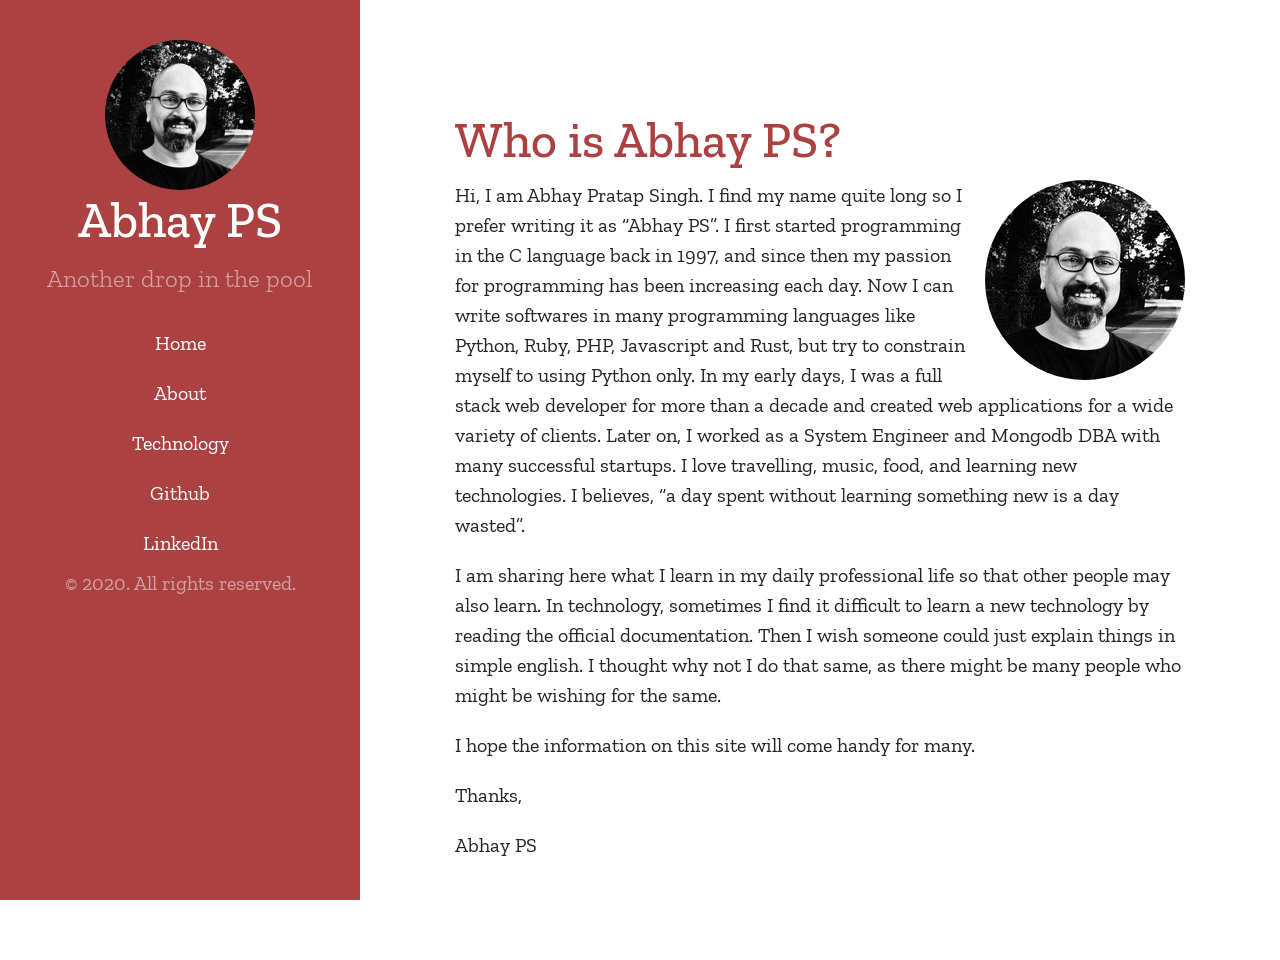
<file: about/index.html>
<!DOCTYPE html>
<html xmlns="http://www.w3.org/1999/xhtml" xml:lang="en-us" lang="en-us">
<head>
  
  <script async src="https://www.googletagmanager.com/gtag/js?id=UA-51875295-4"></script>
  <script>
    window.dataLayer = window.dataLayer || [];
    function gtag(){dataLayer.push(arguments);}
    gtag('js', new Date());

    gtag('config', 'UA-51875295-4');
  </script>

  <script data-ad-client="ca-pub-3643130310535590" async src="https://pagead2.googlesyndication.com/pagead/js/adsbygoogle.js"></script>

  <meta http-equiv="content-type" content="text/html; charset=utf-8">
  <meta property="og:title" content="Who is Abhay PS?" />
<meta property="og:description" content="Hi, I am Abhay Pratap Singh. I find my name quite long so I prefer writing it as &ldquo;Abhay PS&rdquo;. I first started programming in the C language back in 1997, and since then my passion for programming has been increasing each day. Now I can write softwares in many programming languages like Python, Ruby, PHP, Javascript and Rust, but try to constrain myself to using Python only. In my early days, I was a full stack web developer for more than a decade and created web applications for a wide variety of clients." />
<meta property="og:type" content="article" />
<meta property="og:url" content="/about/" />
<meta property="article:published_time" content="2015-03-14T00:00:00+00:00" />
<meta property="article:modified_time" content="2015-03-14T00:00:00+00:00" />


  
  <meta name="viewport" content="width=device-width, initial-scale=1, shrink-to-fit=no">

  <title>Who is Abhay PS? &middot; Abhay PS</title>
  <meta name="description" content="" />

  
  <link rel="stylesheet" href="/css/bootstrap.min.css">
  <link type="text/css" rel="stylesheet" href="/css/main.css">
  <link rel="stylesheet" href="https://fonts.googleapis.com/css?family=Abril+Fatface|PT+Sans|Zilla+Slab:400,400i,700&display=swap">
</head>
  <body>
  <aside class="sidebar">
  <div class="container">
    <div class="">
      <div class="sidebar-about">
        <img src="/images/abhay-profile.jpg" class="rounded-circle logo-pic" alt="Abhay PS - Profile picture">
        <a href="/"><h1>Abhay PS</h1></a>
        <p class="lead">
          Another drop in the pool
        </p>
      </div>

      <nav class="">
        <ul class="nav flex-column">
          <li class="nav-item"><a class="nav-link" href="/">Home</a> </li>
          <li class="nav-item"><a class="nav-link" href="/about/"> About </a></li><li class="nav-item"><a class="nav-link" href="/categories/technology/"> Technology </a></li><li class="nav-item"><a class="nav-link" href="https://github.com/psabhay/"> Github </a></li><li class="nav-item"><a class="nav-link" href="https://www.linkedin.com/in/psabhay/"> LinkedIn </a></li>
        </ul>
      </nav>

      <p>&copy; 2020. All rights reserved. </p>
    </div>
  </div>
</aside>

    <main class="content">
    <div class="post container mt-4">
  <h1>Who is Abhay PS?</h1>
    <img width="200" src="/images/abhay-profile.jpg" class="rounded-circle float-right profile-pic" alt="Profile picture">
  <p>Hi, I am Abhay Pratap Singh. I find my name quite long so I prefer writing it as &ldquo;Abhay PS&rdquo;. I first started programming in the C language back in 1997, and since then my passion for programming has been increasing each day. Now I can write softwares in many programming languages like Python, Ruby, PHP, Javascript and Rust, but try to constrain myself to using Python only. In my early days, I was a full stack web developer for more than a decade and created web applications for a wide variety of clients. Later on, I worked as a System Engineer and Mongodb DBA with many successful startups. I love travelling, music, food, and learning new technologies. I believes, &ldquo;a day spent without learning something new is a day wasted&rdquo;.</p>
<p>I am sharing here what I learn in my daily professional life so that other people may also learn. In technology, sometimes I find it difficult to learn a new technology by reading the official documentation. Then I wish someone could just explain things in simple english. I thought why not I do that same, as there might be many people who might be wishing for the same.</p>
<p>I hope the information on this site will come handy for many.</p>
<p>Thanks,</p>
<p>Abhay PS</p>

</div>
    </main>

    
  </body>
</html>
</file>
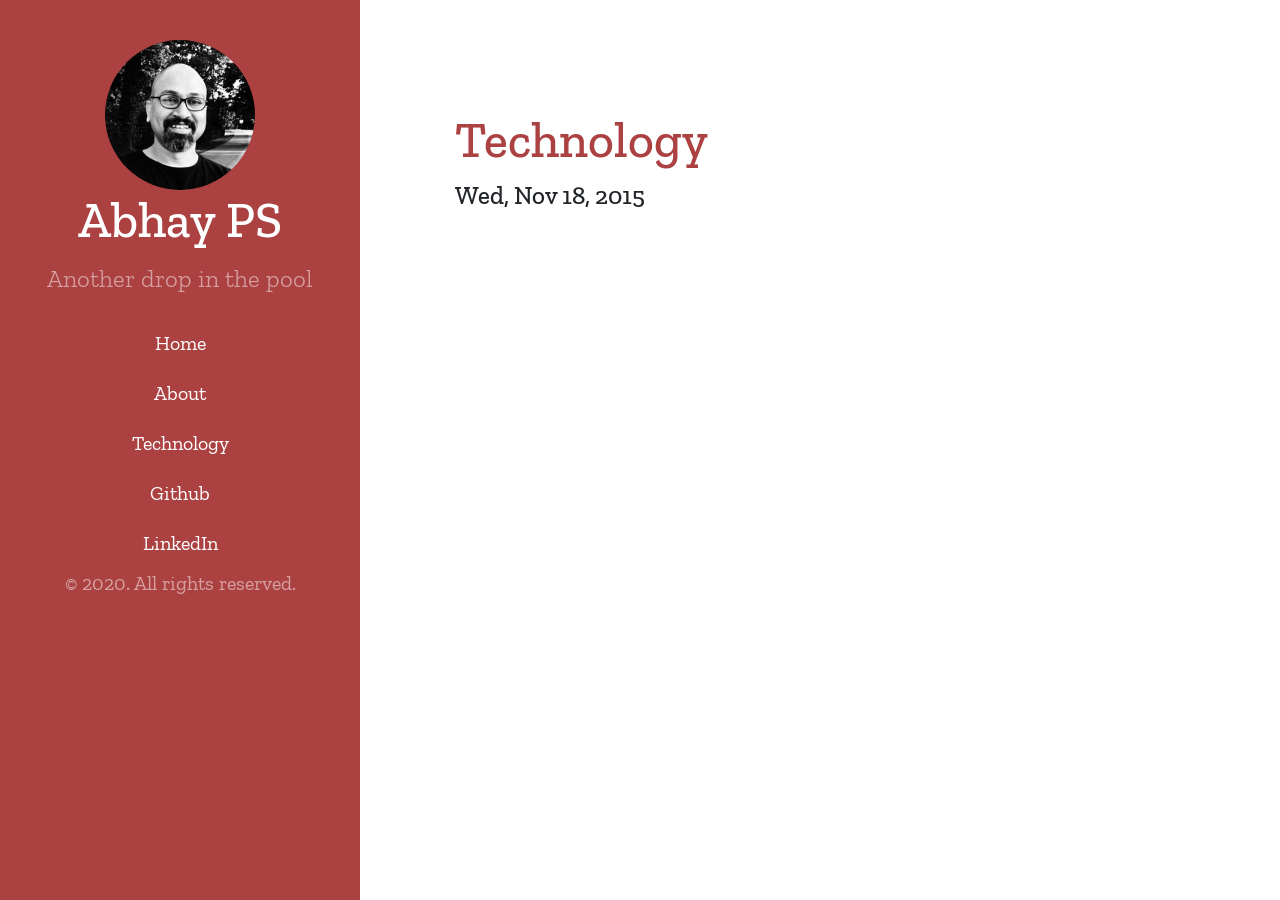
<file: categories/index.html>
<!DOCTYPE html>
<html xmlns="http://www.w3.org/1999/xhtml" xml:lang="en-us" lang="en-us">
<head>
  
  <script async src="https://www.googletagmanager.com/gtag/js?id=UA-51875295-4"></script>
  <script>
    window.dataLayer = window.dataLayer || [];
    function gtag(){dataLayer.push(arguments);}
    gtag('js', new Date());

    gtag('config', 'UA-51875295-4');
  </script>

  <script data-ad-client="ca-pub-3643130310535590" async src="https://pagead2.googlesyndication.com/pagead/js/adsbygoogle.js"></script>

  <meta http-equiv="content-type" content="text/html; charset=utf-8">
  <meta property="og:title" content="Categories" />
<meta property="og:description" content="A blog covering articles on technology, travel, education, food and other stuff." />
<meta property="og:type" content="website" />
<meta property="og:url" content="/categories/" />
<meta property="og:updated_time" content="2015-11-18T22:43:12+01:00" />


  
  <meta name="viewport" content="width=device-width, initial-scale=1, shrink-to-fit=no">

  <title>Categories &middot; Abhay PS</title>
  <meta name="description" content="" />

  
  <link rel="stylesheet" href="/css/bootstrap.min.css">
  <link type="text/css" rel="stylesheet" href="/css/main.css">
  <link rel="stylesheet" href="https://fonts.googleapis.com/css?family=Abril+Fatface|PT+Sans|Zilla+Slab:400,400i,700&display=swap">
</head>
  <body>
  <aside class="sidebar">
  <div class="container">
    <div class="">
      <div class="sidebar-about">
        <img src="/images/abhay-profile.jpg" class="rounded-circle logo-pic" alt="Abhay PS - Profile picture">
        <a href="/"><h1>Abhay PS</h1></a>
        <p class="lead">
          Another drop in the pool
        </p>
      </div>

      <nav class="">
        <ul class="nav flex-column">
          <li class="nav-item"><a class="nav-link" href="/">Home</a> </li>
          <li class="nav-item"><a class="nav-link" href="/about/"> About </a></li><li class="nav-item"><a class="nav-link" href="/categories/technology/"> Technology </a></li><li class="nav-item"><a class="nav-link" href="https://github.com/psabhay/"> Github </a></li><li class="nav-item"><a class="nav-link" href="https://www.linkedin.com/in/psabhay/"> LinkedIn </a></li>
        </ul>
      </nav>

      <p>&copy; 2020. All rights reserved. </p>
    </div>
  </div>
</aside>

    <main class="content">
    <div class="container-lg mt-4">
<article class="post mt-4">
  <h1 class="post-title">
    <a href="/categories/technology/">Technology</a>
  </h1>
  <h5>
    <time datetime="2015-11-18T22:43:12&#43;0100" class="post-date">Wed, Nov 18, 2015</time>
  </h5>
  <p>
  
  
  </p>
  
  
  </article>
    </main>

    
  </body>
</html>
</file>
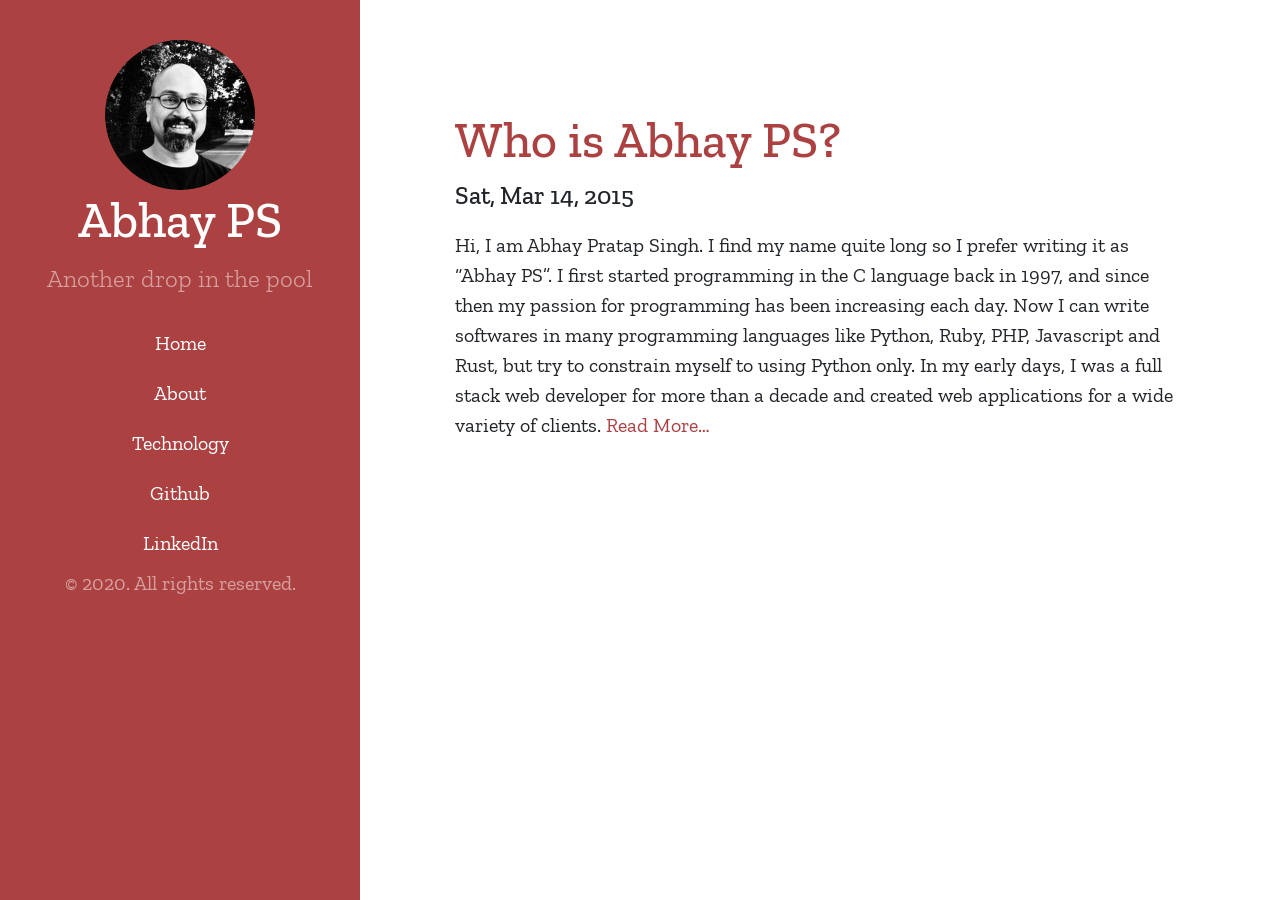
<file: pages/index.html>
<!DOCTYPE html>
<html xmlns="http://www.w3.org/1999/xhtml" xml:lang="en-us" lang="en-us">
<head>
  
  <script async src="https://www.googletagmanager.com/gtag/js?id=UA-51875295-4"></script>
  <script>
    window.dataLayer = window.dataLayer || [];
    function gtag(){dataLayer.push(arguments);}
    gtag('js', new Date());

    gtag('config', 'UA-51875295-4');
  </script>

  <script data-ad-client="ca-pub-3643130310535590" async src="https://pagead2.googlesyndication.com/pagead/js/adsbygoogle.js"></script>

  <meta http-equiv="content-type" content="text/html; charset=utf-8">
  <meta property="og:title" content="Pages" />
<meta property="og:description" content="A blog covering articles on technology, travel, education, food and other stuff." />
<meta property="og:type" content="website" />
<meta property="og:url" content="/pages/" />
<meta property="og:updated_time" content="2015-03-14T00:00:00+00:00" />


  
  <meta name="viewport" content="width=device-width, initial-scale=1, shrink-to-fit=no">

  <title>Pages &middot; Abhay PS</title>
  <meta name="description" content="" />

  
  <link rel="stylesheet" href="/css/bootstrap.min.css">
  <link type="text/css" rel="stylesheet" href="/css/main.css">
  <link rel="stylesheet" href="https://fonts.googleapis.com/css?family=Abril+Fatface|PT+Sans|Zilla+Slab:400,400i,700&display=swap">
</head>
  <body>
  <aside class="sidebar">
  <div class="container">
    <div class="">
      <div class="sidebar-about">
        <img src="/images/abhay-profile.jpg" class="rounded-circle logo-pic" alt="Abhay PS - Profile picture">
        <a href="/"><h1>Abhay PS</h1></a>
        <p class="lead">
          Another drop in the pool
        </p>
      </div>

      <nav class="">
        <ul class="nav flex-column">
          <li class="nav-item"><a class="nav-link" href="/">Home</a> </li>
          <li class="nav-item"><a class="nav-link" href="/about/"> About </a></li><li class="nav-item"><a class="nav-link" href="/categories/technology/"> Technology </a></li><li class="nav-item"><a class="nav-link" href="https://github.com/psabhay/"> Github </a></li><li class="nav-item"><a class="nav-link" href="https://www.linkedin.com/in/psabhay/"> LinkedIn </a></li>
        </ul>
      </nav>

      <p>&copy; 2020. All rights reserved. </p>
    </div>
  </div>
</aside>

    <main class="content">
    <div class="container-lg mt-4">
<article class="post mt-4">
  <h1 class="post-title">
    <a href="/about/">Who is Abhay PS?</a>
  </h1>
  <h5>
    <time datetime="2015-03-14T00:00:00Z" class="post-date">Sat, Mar 14, 2015</time>
  </h5>
  <p>
  
  
  </p>
  Hi, I am Abhay Pratap Singh. I find my name quite long so I prefer writing it as &ldquo;Abhay PS&rdquo;. I first started programming in the C language back in 1997, and since then my passion for programming has been increasing each day. Now I can write softwares in many programming languages like Python, Ruby, PHP, Javascript and Rust, but try to constrain myself to using Python only. In my early days, I was a full stack web developer for more than a decade and created web applications for a wide variety of clients.
  
  	<span class="read-more-link">
    	<a href="/about/">Read More…</a>
  	</span>
  
  </article>
    </main>

    
  </body>
</html>
</file>
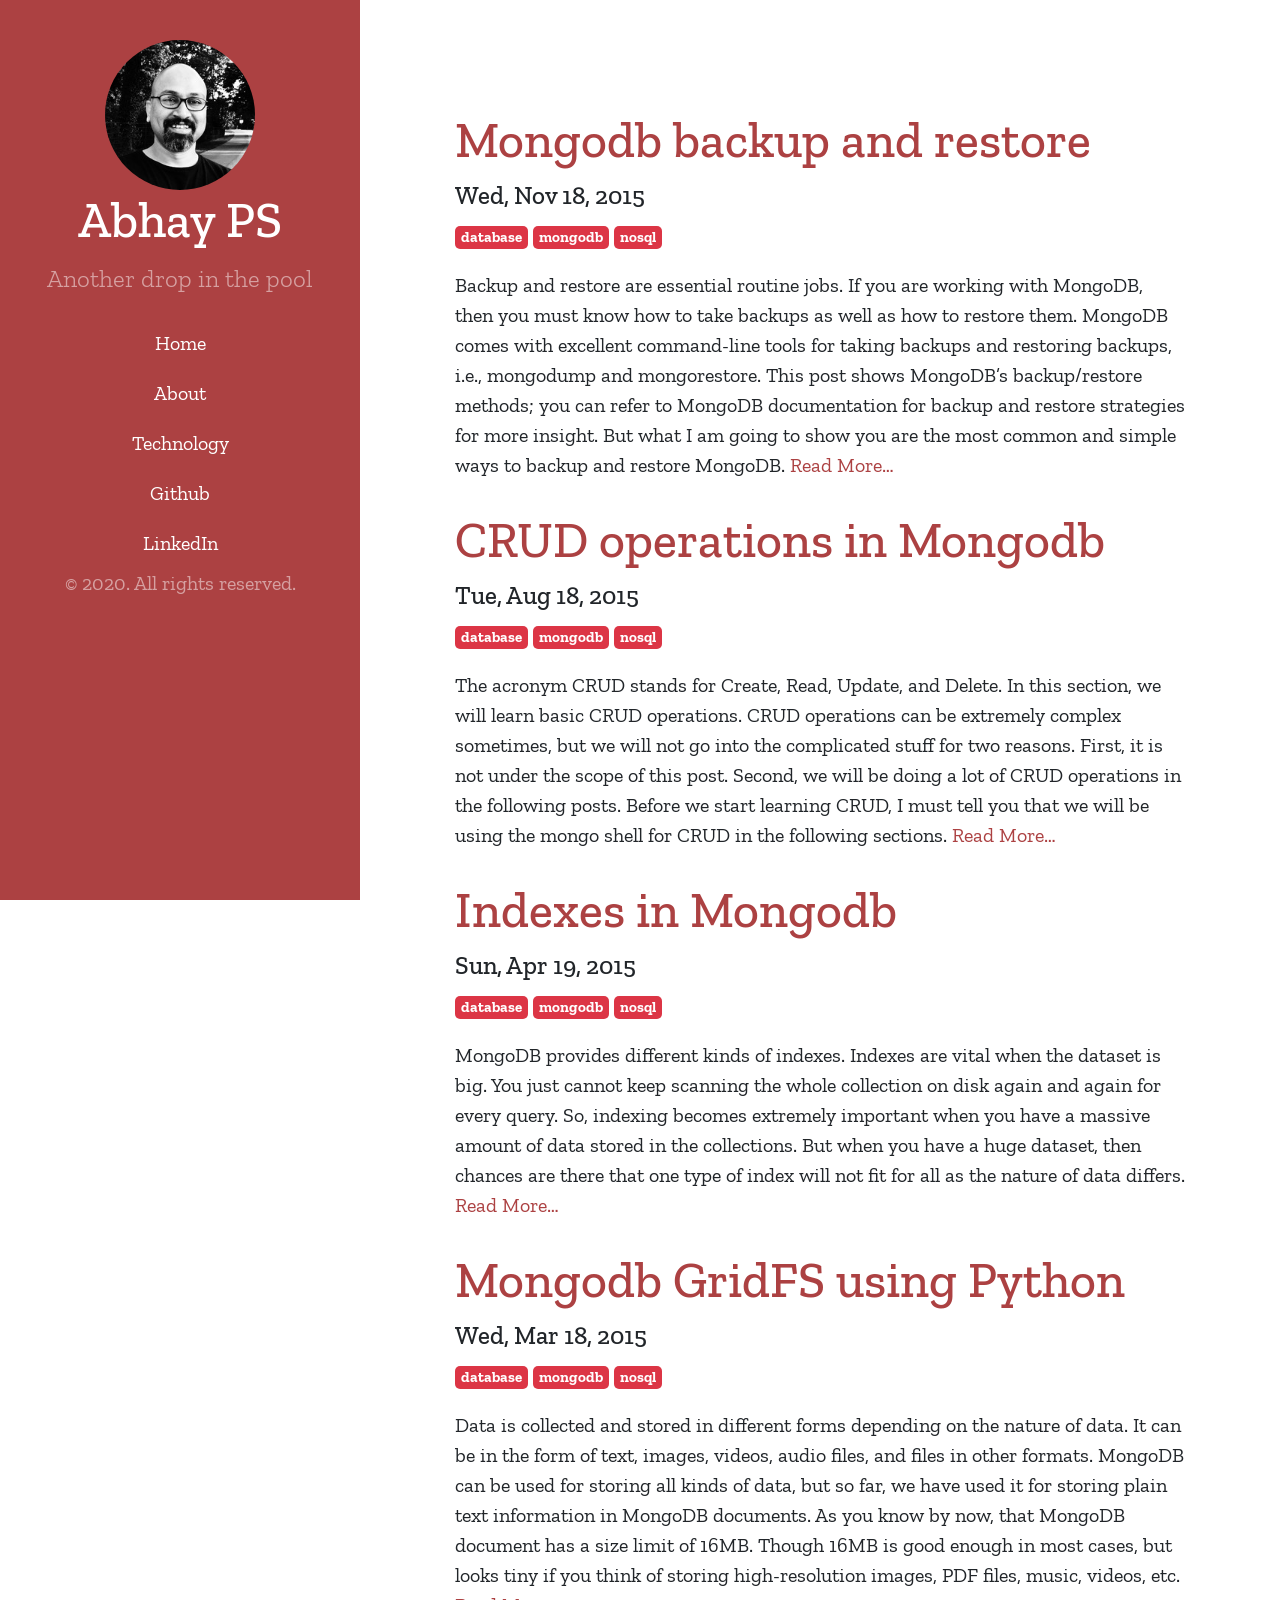
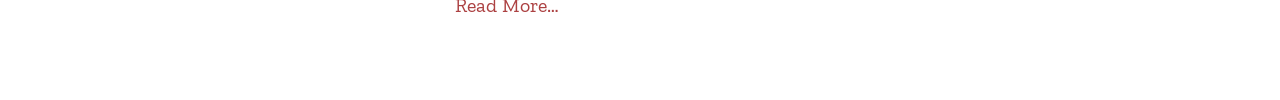
<file: posts/index.html>
<!DOCTYPE html>
<html xmlns="http://www.w3.org/1999/xhtml" xml:lang="en-us" lang="en-us">
<head>
  
  <script async src="https://www.googletagmanager.com/gtag/js?id=UA-51875295-4"></script>
  <script>
    window.dataLayer = window.dataLayer || [];
    function gtag(){dataLayer.push(arguments);}
    gtag('js', new Date());

    gtag('config', 'UA-51875295-4');
  </script>

  <script data-ad-client="ca-pub-3643130310535590" async src="https://pagead2.googlesyndication.com/pagead/js/adsbygoogle.js"></script>

  <meta http-equiv="content-type" content="text/html; charset=utf-8">
  <meta property="og:title" content="Posts" />
<meta property="og:description" content="A blog covering articles on technology, travel, education, food and other stuff." />
<meta property="og:type" content="website" />
<meta property="og:url" content="/posts/" />
<meta property="og:updated_time" content="2015-11-18T22:43:12+01:00" />


  
  <meta name="viewport" content="width=device-width, initial-scale=1, shrink-to-fit=no">

  <title>Posts &middot; Abhay PS</title>
  <meta name="description" content="" />

  
  <link rel="stylesheet" href="/css/bootstrap.min.css">
  <link type="text/css" rel="stylesheet" href="/css/main.css">
  <link rel="stylesheet" href="https://fonts.googleapis.com/css?family=Abril+Fatface|PT+Sans|Zilla+Slab:400,400i,700&display=swap">
</head>
  <body>
  <aside class="sidebar">
  <div class="container">
    <div class="">
      <div class="sidebar-about">
        <img src="/images/abhay-profile.jpg" class="rounded-circle logo-pic" alt="Abhay PS - Profile picture">
        <a href="/"><h1>Abhay PS</h1></a>
        <p class="lead">
          Another drop in the pool
        </p>
      </div>

      <nav class="">
        <ul class="nav flex-column">
          <li class="nav-item"><a class="nav-link" href="/">Home</a> </li>
          <li class="nav-item"><a class="nav-link" href="/about/"> About </a></li><li class="nav-item"><a class="nav-link" href="/categories/technology/"> Technology </a></li><li class="nav-item"><a class="nav-link" href="https://github.com/psabhay/"> Github </a></li><li class="nav-item"><a class="nav-link" href="https://www.linkedin.com/in/psabhay/"> LinkedIn </a></li>
        </ul>
      </nav>

      <p>&copy; 2020. All rights reserved. </p>
    </div>
  </div>
</aside>

    <main class="content">
    <div class="container-lg mt-4">
<article class="post mt-4">
  <h1 class="post-title">
    <a href="/posts/mongodb/mongodb-backup-and-restore/">Mongodb backup and restore</a>
  </h1>
  <h5>
    <time datetime="2015-11-18T22:43:12&#43;0100" class="post-date">Wed, Nov 18, 2015</time>
  </h5>
  <p>
  
  
    
      <span class="badge badge-danger">
          <a class="tags" href="/tags/database/">database</a>
        </span>
      <span class="badge badge-danger">
          <a class="tags" href="/tags/mongodb/">mongodb</a>
        </span>
      <span class="badge badge-danger">
          <a class="tags" href="/tags/nosql/">nosql</a>
        </span>
  </p>
  Backup and restore are essential routine jobs. If you are working with MongoDB, then you must know how to take backups as well as how to restore them. MongoDB comes with excellent command-line tools for taking backups and restoring backups, i.e., mongodump and mongorestore.
This post shows MongoDB&rsquo;s backup/restore methods; you can refer to MongoDB documentation for backup and restore strategies for more insight. But what I am going to show you are the most common and simple ways to backup and restore MongoDB.
  
  	<span class="read-more-link">
    	<a href="/posts/mongodb/mongodb-backup-and-restore/">Read More…</a>
  	</span>
  
  </article><article class="post mt-4">
  <h1 class="post-title">
    <a href="/posts/mongodb/crud-operations-in-mongodb/">CRUD operations in Mongodb</a>
  </h1>
  <h5>
    <time datetime="2015-08-18T20:18:53&#43;0100" class="post-date">Tue, Aug 18, 2015</time>
  </h5>
  <p>
  
  
    
      <span class="badge badge-danger">
          <a class="tags" href="/tags/database/">database</a>
        </span>
      <span class="badge badge-danger">
          <a class="tags" href="/tags/mongodb/">mongodb</a>
        </span>
      <span class="badge badge-danger">
          <a class="tags" href="/tags/nosql/">nosql</a>
        </span>
  </p>
  The acronym CRUD stands for Create, Read, Update, and Delete. In this section, we will learn basic CRUD operations. CRUD operations can be extremely complex sometimes, but we will not go into the complicated stuff for two reasons. First, it is not under the scope of this post. Second, we will be doing a lot of CRUD operations in the following posts.
Before we start learning CRUD, I must tell you that we will be using the mongo shell for CRUD in the following sections.
  
  	<span class="read-more-link">
    	<a href="/posts/mongodb/crud-operations-in-mongodb/">Read More…</a>
  	</span>
  
  </article><article class="post mt-4">
  <h1 class="post-title">
    <a href="/posts/mongodb/indexes-in-mongodb/">Indexes in Mongodb</a>
  </h1>
  <h5>
    <time datetime="2015-04-19T15:01:32&#43;0100" class="post-date">Sun, Apr 19, 2015</time>
  </h5>
  <p>
  
  
    
      <span class="badge badge-danger">
          <a class="tags" href="/tags/database/">database</a>
        </span>
      <span class="badge badge-danger">
          <a class="tags" href="/tags/mongodb/">mongodb</a>
        </span>
      <span class="badge badge-danger">
          <a class="tags" href="/tags/nosql/">nosql</a>
        </span>
  </p>
  MongoDB provides different kinds of indexes. Indexes are vital when the dataset is big. You just cannot keep scanning the whole collection on disk again and again for every query. So, indexing becomes extremely important when you have a massive amount of data stored in the collections. But when you have a huge dataset, then chances are there that one type of index will not fit for all as the nature of data differs.
  
  	<span class="read-more-link">
    	<a href="/posts/mongodb/indexes-in-mongodb/">Read More…</a>
  	</span>
  
  </article><article class="post mt-4">
  <h1 class="post-title">
    <a href="/posts/mongodb/mongodb-gridfs-using-python/">Mongodb GridFS using Python</a>
  </h1>
  <h5>
    <time datetime="2015-03-18T11:53:34&#43;0100" class="post-date">Wed, Mar 18, 2015</time>
  </h5>
  <p>
  
  
    
      <span class="badge badge-danger">
          <a class="tags" href="/tags/database/">database</a>
        </span>
      <span class="badge badge-danger">
          <a class="tags" href="/tags/mongodb/">mongodb</a>
        </span>
      <span class="badge badge-danger">
          <a class="tags" href="/tags/nosql/">nosql</a>
        </span>
  </p>
  Data is collected and stored in different forms depending on the nature of data. It can be in the form of text, images, videos, audio files, and files in other formats. MongoDB can be used for storing all kinds of data, but so far, we have used it for storing plain text information in MongoDB documents. As you know by now, that MongoDB document has a size limit of 16MB. Though 16MB is good enough in most cases, but looks tiny if you think of storing high-resolution images, PDF files, music, videos, etc.
  
  	<span class="read-more-link">
    	<a href="/posts/mongodb/mongodb-gridfs-using-python/">Read More…</a>
  	</span>
  
  </article>
    </main>

    
  </body>
</html>
</file>
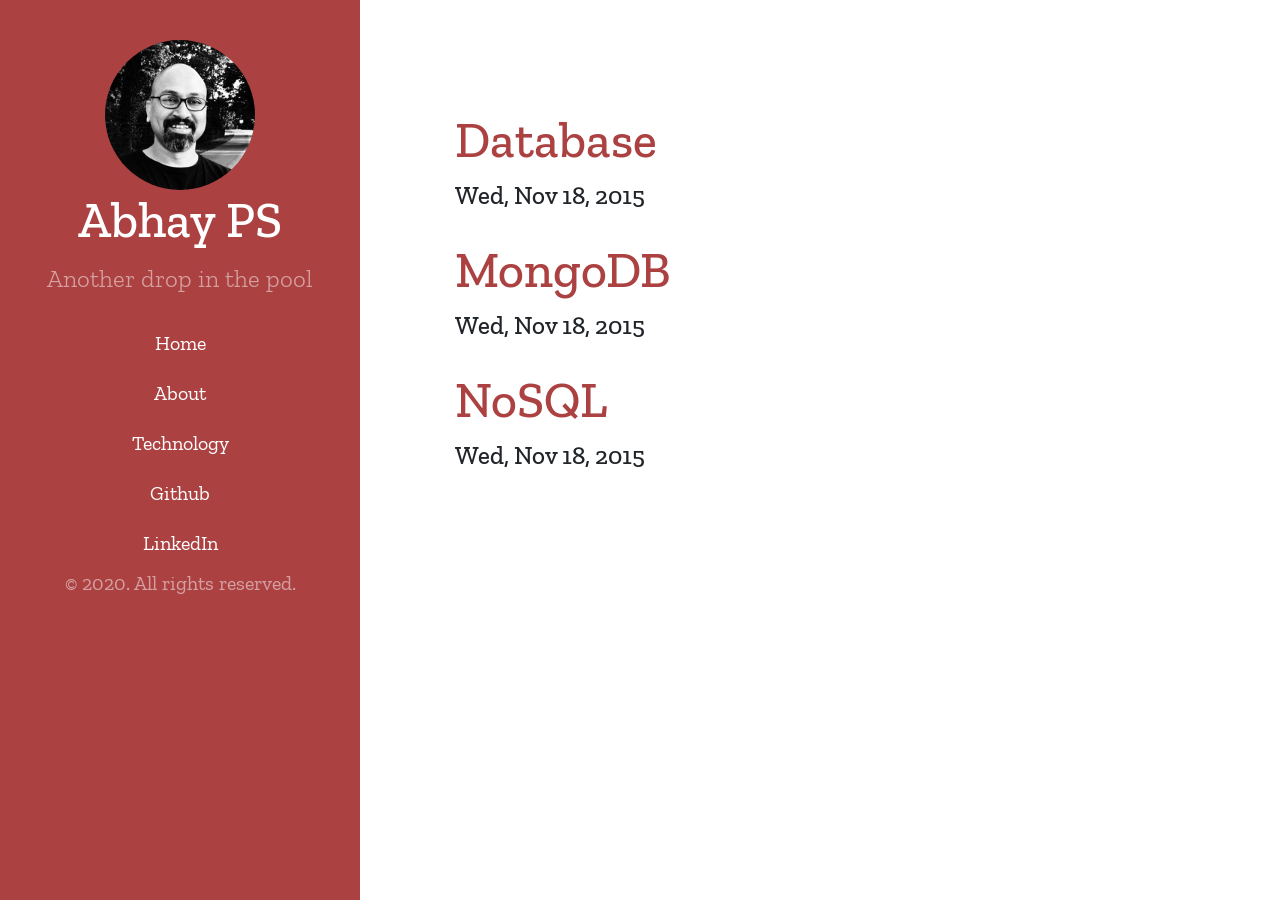
<file: tags/index.html>
<!DOCTYPE html>
<html xmlns="http://www.w3.org/1999/xhtml" xml:lang="en-us" lang="en-us">
<head>
  
  <script async src="https://www.googletagmanager.com/gtag/js?id=UA-51875295-4"></script>
  <script>
    window.dataLayer = window.dataLayer || [];
    function gtag(){dataLayer.push(arguments);}
    gtag('js', new Date());

    gtag('config', 'UA-51875295-4');
  </script>

  <script data-ad-client="ca-pub-3643130310535590" async src="https://pagead2.googlesyndication.com/pagead/js/adsbygoogle.js"></script>

  <meta http-equiv="content-type" content="text/html; charset=utf-8">
  <meta property="og:title" content="Tags" />
<meta property="og:description" content="A blog covering articles on technology, travel, education, food and other stuff." />
<meta property="og:type" content="website" />
<meta property="og:url" content="/tags/" />
<meta property="og:updated_time" content="2015-11-18T22:43:12+01:00" />


  
  <meta name="viewport" content="width=device-width, initial-scale=1, shrink-to-fit=no">

  <title>Tags &middot; Abhay PS</title>
  <meta name="description" content="" />

  
  <link rel="stylesheet" href="/css/bootstrap.min.css">
  <link type="text/css" rel="stylesheet" href="/css/main.css">
  <link rel="stylesheet" href="https://fonts.googleapis.com/css?family=Abril+Fatface|PT+Sans|Zilla+Slab:400,400i,700&display=swap">
</head>
  <body>
  <aside class="sidebar">
  <div class="container">
    <div class="">
      <div class="sidebar-about">
        <img src="/images/abhay-profile.jpg" class="rounded-circle logo-pic" alt="Abhay PS - Profile picture">
        <a href="/"><h1>Abhay PS</h1></a>
        <p class="lead">
          Another drop in the pool
        </p>
      </div>

      <nav class="">
        <ul class="nav flex-column">
          <li class="nav-item"><a class="nav-link" href="/">Home</a> </li>
          <li class="nav-item"><a class="nav-link" href="/about/"> About </a></li><li class="nav-item"><a class="nav-link" href="/categories/technology/"> Technology </a></li><li class="nav-item"><a class="nav-link" href="https://github.com/psabhay/"> Github </a></li><li class="nav-item"><a class="nav-link" href="https://www.linkedin.com/in/psabhay/"> LinkedIn </a></li>
        </ul>
      </nav>

      <p>&copy; 2020. All rights reserved. </p>
    </div>
  </div>
</aside>

    <main class="content">
    <div class="container-lg mt-4">
<article class="post mt-4">
  <h1 class="post-title">
    <a href="/tags/database/">Database</a>
  </h1>
  <h5>
    <time datetime="2015-11-18T22:43:12&#43;0100" class="post-date">Wed, Nov 18, 2015</time>
  </h5>
  <p>
  
  
  </p>
  
  
  </article><article class="post mt-4">
  <h1 class="post-title">
    <a href="/tags/mongodb/">MongoDB</a>
  </h1>
  <h5>
    <time datetime="2015-11-18T22:43:12&#43;0100" class="post-date">Wed, Nov 18, 2015</time>
  </h5>
  <p>
  
  
  </p>
  
  
  </article><article class="post mt-4">
  <h1 class="post-title">
    <a href="/tags/nosql/">NoSQL</a>
  </h1>
  <h5>
    <time datetime="2015-11-18T22:43:12&#43;0100" class="post-date">Wed, Nov 18, 2015</time>
  </h5>
  <p>
  
  
  </p>
  
  
  </article>
    </main>

    
  </body>
</html>
</file>
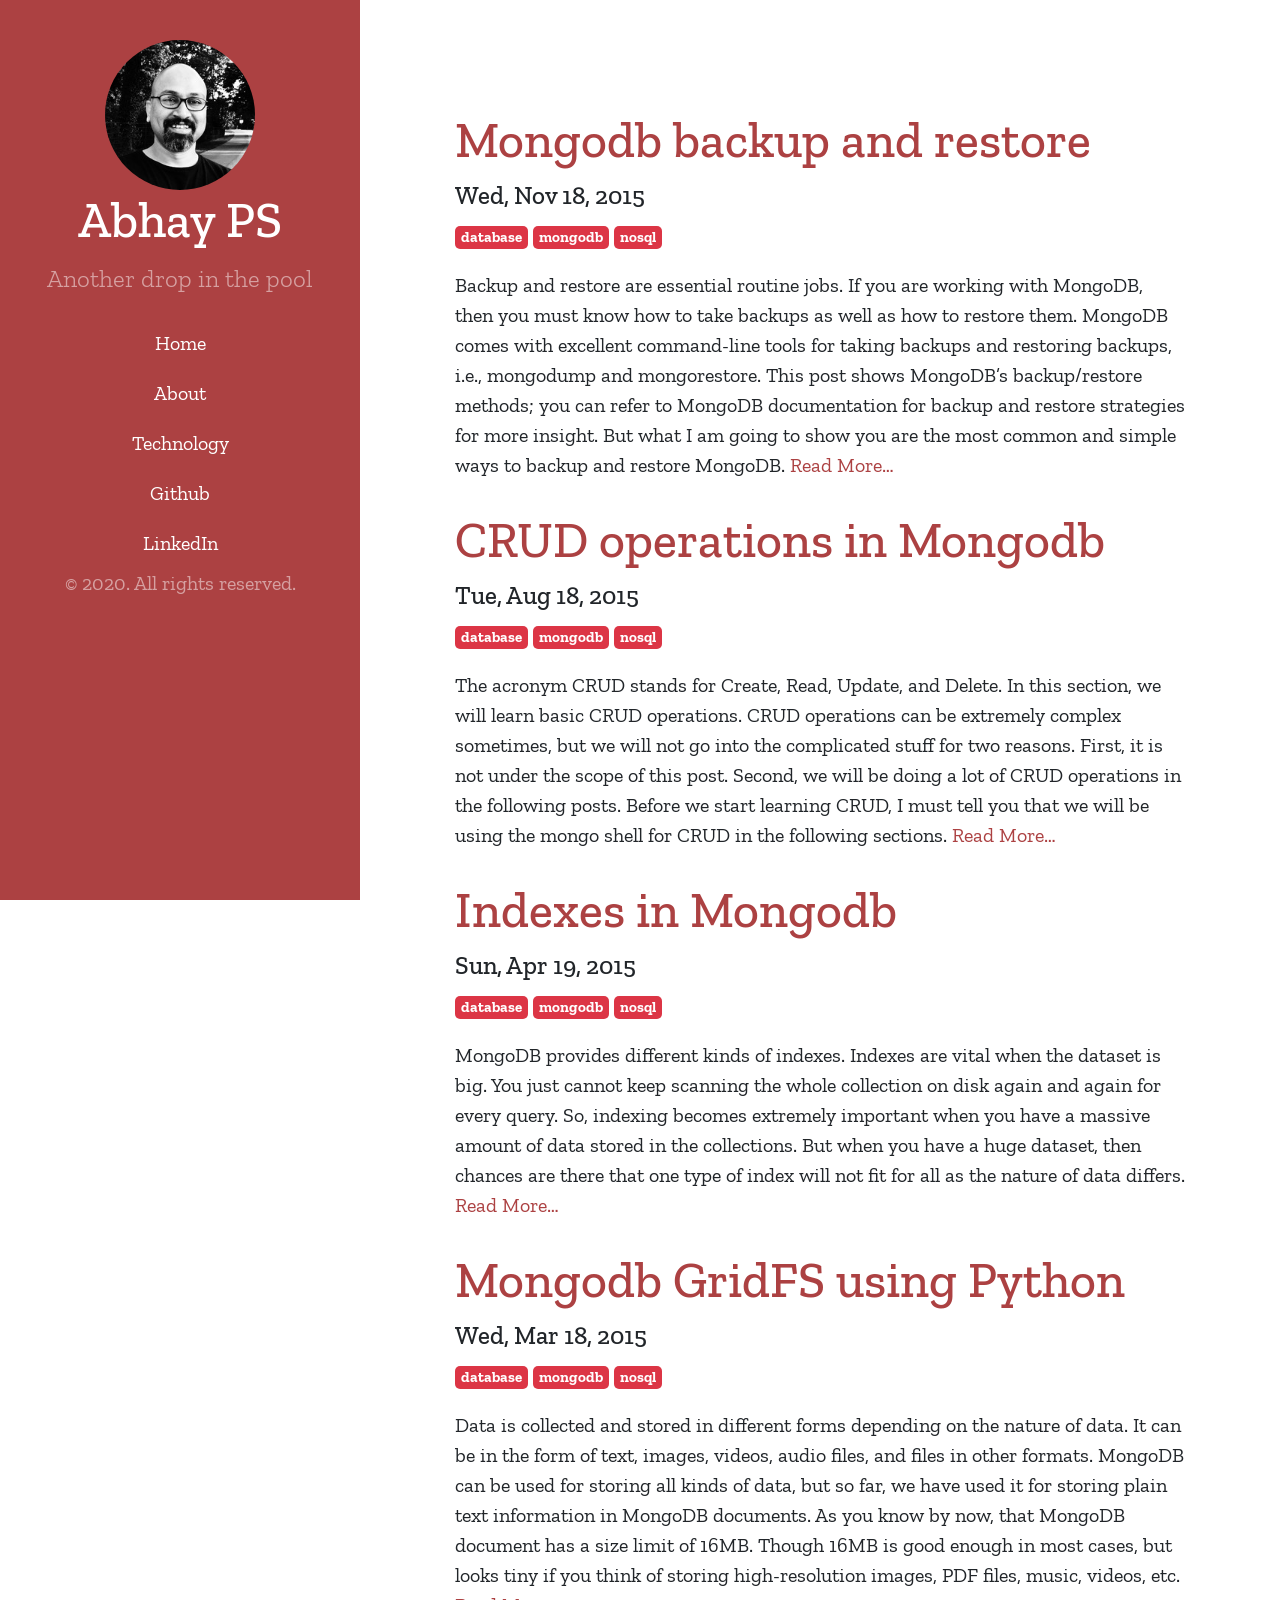
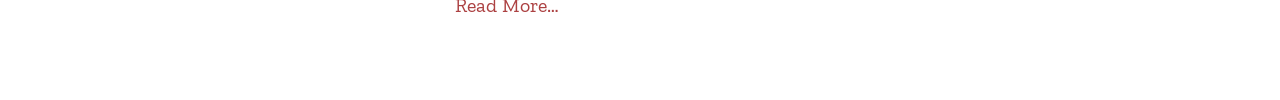
<file: categories/technology/index.html>
<!DOCTYPE html>
<html xmlns="http://www.w3.org/1999/xhtml" xml:lang="en-us" lang="en-us">
<head>
  
  <script async src="https://www.googletagmanager.com/gtag/js?id=UA-51875295-4"></script>
  <script>
    window.dataLayer = window.dataLayer || [];
    function gtag(){dataLayer.push(arguments);}
    gtag('js', new Date());

    gtag('config', 'UA-51875295-4');
  </script>

  <script data-ad-client="ca-pub-3643130310535590" async src="https://pagead2.googlesyndication.com/pagead/js/adsbygoogle.js"></script>

  <meta http-equiv="content-type" content="text/html; charset=utf-8">
  <meta property="og:title" content="Technology" />
<meta property="og:description" content="A blog covering articles on technology, travel, education, food and other stuff." />
<meta property="og:type" content="website" />
<meta property="og:url" content="/categories/technology/" />
<meta property="og:updated_time" content="2015-11-18T22:43:12+01:00" />


  
  <meta name="viewport" content="width=device-width, initial-scale=1, shrink-to-fit=no">

  <title>Technology &middot; Abhay PS</title>
  <meta name="description" content="" />

  
  <link rel="stylesheet" href="/css/bootstrap.min.css">
  <link type="text/css" rel="stylesheet" href="/css/main.css">
  <link rel="stylesheet" href="https://fonts.googleapis.com/css?family=Abril+Fatface|PT+Sans|Zilla+Slab:400,400i,700&display=swap">
</head>
  <body>
  <aside class="sidebar">
  <div class="container">
    <div class="">
      <div class="sidebar-about">
        <img src="/images/abhay-profile.jpg" class="rounded-circle logo-pic" alt="Abhay PS - Profile picture">
        <a href="/"><h1>Abhay PS</h1></a>
        <p class="lead">
          Another drop in the pool
        </p>
      </div>

      <nav class="">
        <ul class="nav flex-column">
          <li class="nav-item"><a class="nav-link" href="/">Home</a> </li>
          <li class="nav-item"><a class="nav-link" href="/about/"> About </a></li><li class="nav-item"><a class="nav-link" href="/categories/technology/"> Technology </a></li><li class="nav-item"><a class="nav-link" href="https://github.com/psabhay/"> Github </a></li><li class="nav-item"><a class="nav-link" href="https://www.linkedin.com/in/psabhay/"> LinkedIn </a></li>
        </ul>
      </nav>

      <p>&copy; 2020. All rights reserved. </p>
    </div>
  </div>
</aside>

    <main class="content">
    <div class="container-lg mt-4">
<article class="post mt-4">
  <h1 class="post-title">
    <a href="/posts/mongodb/mongodb-backup-and-restore/">Mongodb backup and restore</a>
  </h1>
  <h5>
    <time datetime="2015-11-18T22:43:12&#43;0100" class="post-date">Wed, Nov 18, 2015</time>
  </h5>
  <p>
  
  
    
      <span class="badge badge-danger">
          <a class="tags" href="/tags/database/">database</a>
        </span>
      <span class="badge badge-danger">
          <a class="tags" href="/tags/mongodb/">mongodb</a>
        </span>
      <span class="badge badge-danger">
          <a class="tags" href="/tags/nosql/">nosql</a>
        </span>
  </p>
  Backup and restore are essential routine jobs. If you are working with MongoDB, then you must know how to take backups as well as how to restore them. MongoDB comes with excellent command-line tools for taking backups and restoring backups, i.e., mongodump and mongorestore.
This post shows MongoDB&rsquo;s backup/restore methods; you can refer to MongoDB documentation for backup and restore strategies for more insight. But what I am going to show you are the most common and simple ways to backup and restore MongoDB.
  
  	<span class="read-more-link">
    	<a href="/posts/mongodb/mongodb-backup-and-restore/">Read More…</a>
  	</span>
  
  </article><article class="post mt-4">
  <h1 class="post-title">
    <a href="/posts/mongodb/crud-operations-in-mongodb/">CRUD operations in Mongodb</a>
  </h1>
  <h5>
    <time datetime="2015-08-18T20:18:53&#43;0100" class="post-date">Tue, Aug 18, 2015</time>
  </h5>
  <p>
  
  
    
      <span class="badge badge-danger">
          <a class="tags" href="/tags/database/">database</a>
        </span>
      <span class="badge badge-danger">
          <a class="tags" href="/tags/mongodb/">mongodb</a>
        </span>
      <span class="badge badge-danger">
          <a class="tags" href="/tags/nosql/">nosql</a>
        </span>
  </p>
  The acronym CRUD stands for Create, Read, Update, and Delete. In this section, we will learn basic CRUD operations. CRUD operations can be extremely complex sometimes, but we will not go into the complicated stuff for two reasons. First, it is not under the scope of this post. Second, we will be doing a lot of CRUD operations in the following posts.
Before we start learning CRUD, I must tell you that we will be using the mongo shell for CRUD in the following sections.
  
  	<span class="read-more-link">
    	<a href="/posts/mongodb/crud-operations-in-mongodb/">Read More…</a>
  	</span>
  
  </article><article class="post mt-4">
  <h1 class="post-title">
    <a href="/posts/mongodb/indexes-in-mongodb/">Indexes in Mongodb</a>
  </h1>
  <h5>
    <time datetime="2015-04-19T15:01:32&#43;0100" class="post-date">Sun, Apr 19, 2015</time>
  </h5>
  <p>
  
  
    
      <span class="badge badge-danger">
          <a class="tags" href="/tags/database/">database</a>
        </span>
      <span class="badge badge-danger">
          <a class="tags" href="/tags/mongodb/">mongodb</a>
        </span>
      <span class="badge badge-danger">
          <a class="tags" href="/tags/nosql/">nosql</a>
        </span>
  </p>
  MongoDB provides different kinds of indexes. Indexes are vital when the dataset is big. You just cannot keep scanning the whole collection on disk again and again for every query. So, indexing becomes extremely important when you have a massive amount of data stored in the collections. But when you have a huge dataset, then chances are there that one type of index will not fit for all as the nature of data differs.
  
  	<span class="read-more-link">
    	<a href="/posts/mongodb/indexes-in-mongodb/">Read More…</a>
  	</span>
  
  </article><article class="post mt-4">
  <h1 class="post-title">
    <a href="/posts/mongodb/mongodb-gridfs-using-python/">Mongodb GridFS using Python</a>
  </h1>
  <h5>
    <time datetime="2015-03-18T11:53:34&#43;0100" class="post-date">Wed, Mar 18, 2015</time>
  </h5>
  <p>
  
  
    
      <span class="badge badge-danger">
          <a class="tags" href="/tags/database/">database</a>
        </span>
      <span class="badge badge-danger">
          <a class="tags" href="/tags/mongodb/">mongodb</a>
        </span>
      <span class="badge badge-danger">
          <a class="tags" href="/tags/nosql/">nosql</a>
        </span>
  </p>
  Data is collected and stored in different forms depending on the nature of data. It can be in the form of text, images, videos, audio files, and files in other formats. MongoDB can be used for storing all kinds of data, but so far, we have used it for storing plain text information in MongoDB documents. As you know by now, that MongoDB document has a size limit of 16MB. Though 16MB is good enough in most cases, but looks tiny if you think of storing high-resolution images, PDF files, music, videos, etc.
  
  	<span class="read-more-link">
    	<a href="/posts/mongodb/mongodb-gridfs-using-python/">Read More…</a>
  	</span>
  
  </article>
    </main>

    
  </body>
</html>
</file>
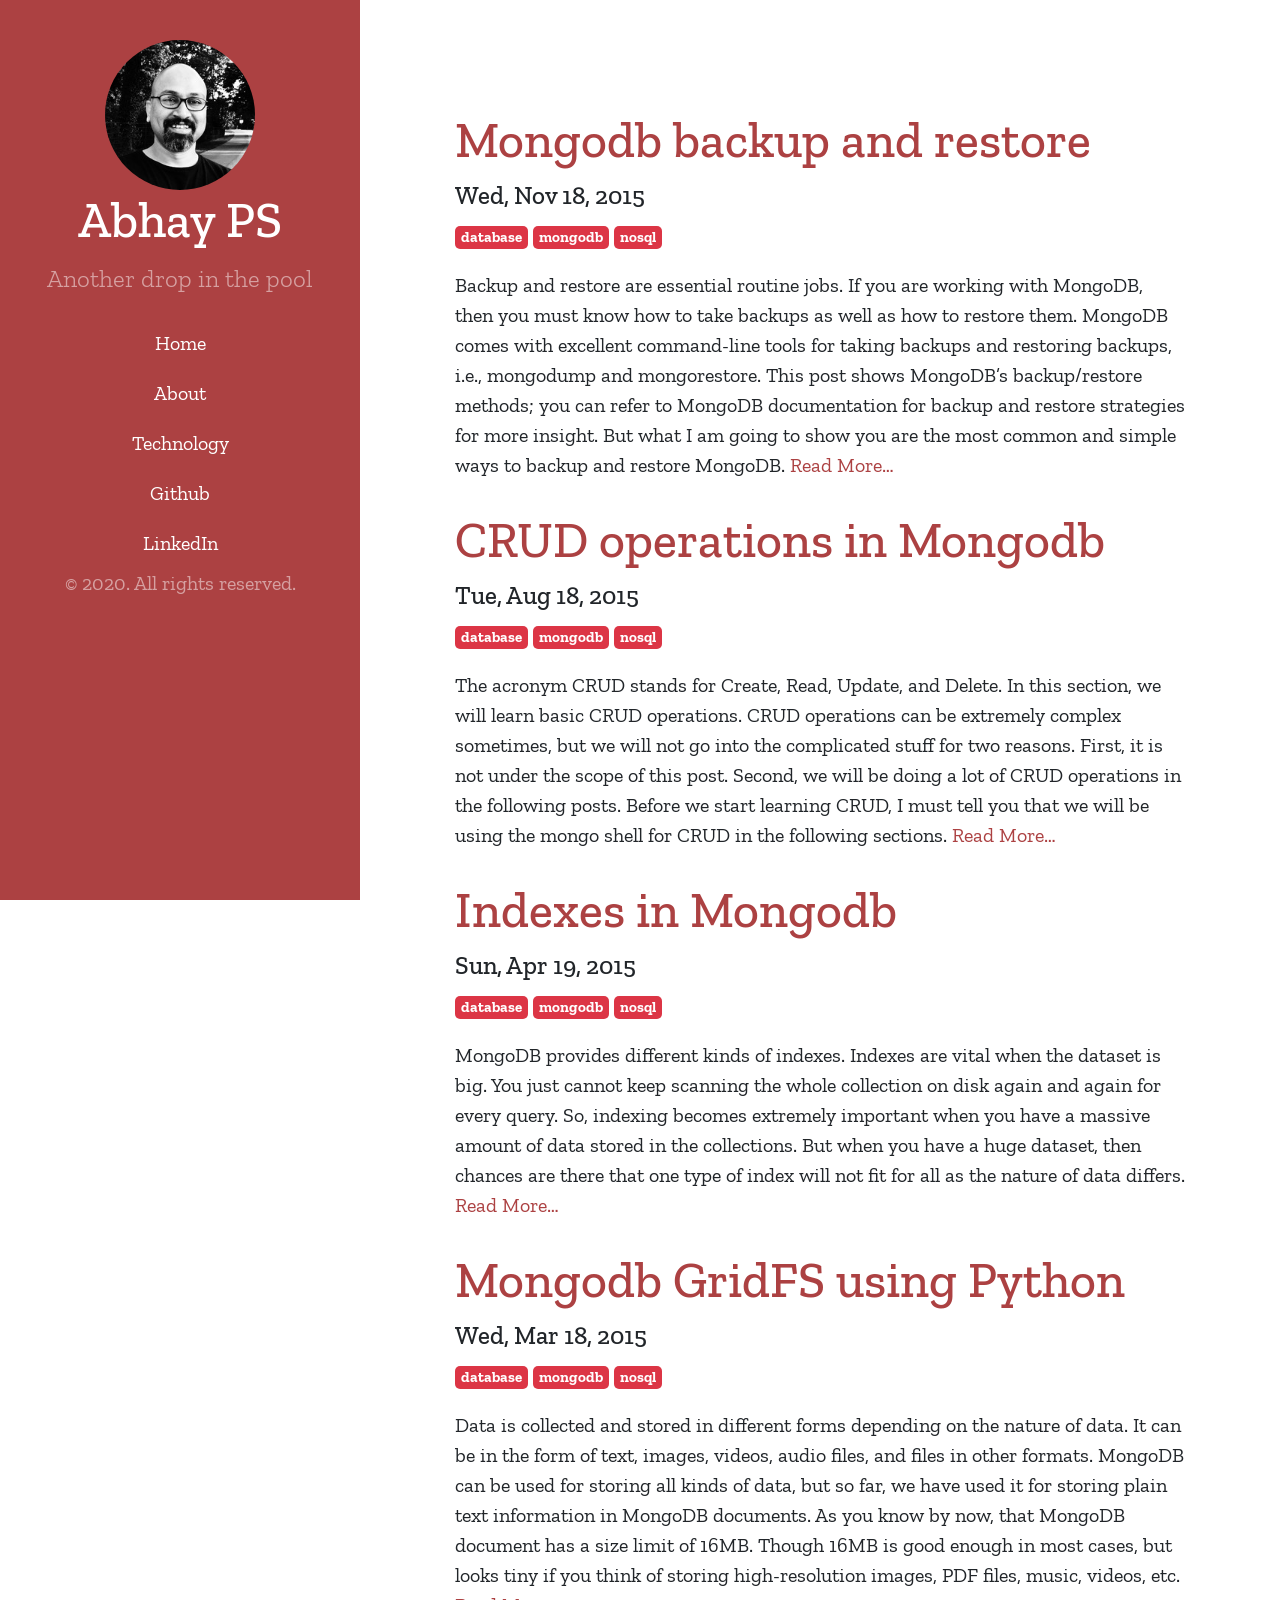
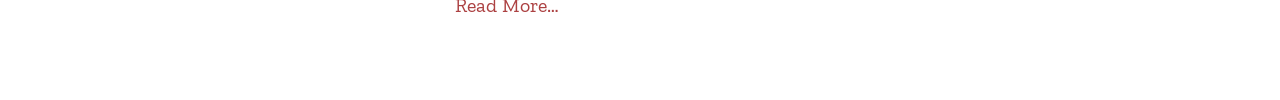
<file: tags/database/index.html>
<!DOCTYPE html>
<html xmlns="http://www.w3.org/1999/xhtml" xml:lang="en-us" lang="en-us">
<head>
  
  <script async src="https://www.googletagmanager.com/gtag/js?id=UA-51875295-4"></script>
  <script>
    window.dataLayer = window.dataLayer || [];
    function gtag(){dataLayer.push(arguments);}
    gtag('js', new Date());

    gtag('config', 'UA-51875295-4');
  </script>

  <script data-ad-client="ca-pub-3643130310535590" async src="https://pagead2.googlesyndication.com/pagead/js/adsbygoogle.js"></script>

  <meta http-equiv="content-type" content="text/html; charset=utf-8">
  <meta property="og:title" content="Database" />
<meta property="og:description" content="A blog covering articles on technology, travel, education, food and other stuff." />
<meta property="og:type" content="website" />
<meta property="og:url" content="/tags/database/" />
<meta property="og:updated_time" content="2015-11-18T22:43:12+01:00" />


  
  <meta name="viewport" content="width=device-width, initial-scale=1, shrink-to-fit=no">

  <title>Database &middot; Abhay PS</title>
  <meta name="description" content="" />

  
  <link rel="stylesheet" href="/css/bootstrap.min.css">
  <link type="text/css" rel="stylesheet" href="/css/main.css">
  <link rel="stylesheet" href="https://fonts.googleapis.com/css?family=Abril+Fatface|PT+Sans|Zilla+Slab:400,400i,700&display=swap">
</head>
  <body>
  <aside class="sidebar">
  <div class="container">
    <div class="">
      <div class="sidebar-about">
        <img src="/images/abhay-profile.jpg" class="rounded-circle logo-pic" alt="Abhay PS - Profile picture">
        <a href="/"><h1>Abhay PS</h1></a>
        <p class="lead">
          Another drop in the pool
        </p>
      </div>

      <nav class="">
        <ul class="nav flex-column">
          <li class="nav-item"><a class="nav-link" href="/">Home</a> </li>
          <li class="nav-item"><a class="nav-link" href="/about/"> About </a></li><li class="nav-item"><a class="nav-link" href="/categories/technology/"> Technology </a></li><li class="nav-item"><a class="nav-link" href="https://github.com/psabhay/"> Github </a></li><li class="nav-item"><a class="nav-link" href="https://www.linkedin.com/in/psabhay/"> LinkedIn </a></li>
        </ul>
      </nav>

      <p>&copy; 2020. All rights reserved. </p>
    </div>
  </div>
</aside>

    <main class="content">
    <div class="container-lg mt-4">
<article class="post mt-4">
  <h1 class="post-title">
    <a href="/posts/mongodb/mongodb-backup-and-restore/">Mongodb backup and restore</a>
  </h1>
  <h5>
    <time datetime="2015-11-18T22:43:12&#43;0100" class="post-date">Wed, Nov 18, 2015</time>
  </h5>
  <p>
  
  
    
      <span class="badge badge-danger">
          <a class="tags" href="/tags/database/">database</a>
        </span>
      <span class="badge badge-danger">
          <a class="tags" href="/tags/mongodb/">mongodb</a>
        </span>
      <span class="badge badge-danger">
          <a class="tags" href="/tags/nosql/">nosql</a>
        </span>
  </p>
  Backup and restore are essential routine jobs. If you are working with MongoDB, then you must know how to take backups as well as how to restore them. MongoDB comes with excellent command-line tools for taking backups and restoring backups, i.e., mongodump and mongorestore.
This post shows MongoDB&rsquo;s backup/restore methods; you can refer to MongoDB documentation for backup and restore strategies for more insight. But what I am going to show you are the most common and simple ways to backup and restore MongoDB.
  
  	<span class="read-more-link">
    	<a href="/posts/mongodb/mongodb-backup-and-restore/">Read More…</a>
  	</span>
  
  </article><article class="post mt-4">
  <h1 class="post-title">
    <a href="/posts/mongodb/crud-operations-in-mongodb/">CRUD operations in Mongodb</a>
  </h1>
  <h5>
    <time datetime="2015-08-18T20:18:53&#43;0100" class="post-date">Tue, Aug 18, 2015</time>
  </h5>
  <p>
  
  
    
      <span class="badge badge-danger">
          <a class="tags" href="/tags/database/">database</a>
        </span>
      <span class="badge badge-danger">
          <a class="tags" href="/tags/mongodb/">mongodb</a>
        </span>
      <span class="badge badge-danger">
          <a class="tags" href="/tags/nosql/">nosql</a>
        </span>
  </p>
  The acronym CRUD stands for Create, Read, Update, and Delete. In this section, we will learn basic CRUD operations. CRUD operations can be extremely complex sometimes, but we will not go into the complicated stuff for two reasons. First, it is not under the scope of this post. Second, we will be doing a lot of CRUD operations in the following posts.
Before we start learning CRUD, I must tell you that we will be using the mongo shell for CRUD in the following sections.
  
  	<span class="read-more-link">
    	<a href="/posts/mongodb/crud-operations-in-mongodb/">Read More…</a>
  	</span>
  
  </article><article class="post mt-4">
  <h1 class="post-title">
    <a href="/posts/mongodb/indexes-in-mongodb/">Indexes in Mongodb</a>
  </h1>
  <h5>
    <time datetime="2015-04-19T15:01:32&#43;0100" class="post-date">Sun, Apr 19, 2015</time>
  </h5>
  <p>
  
  
    
      <span class="badge badge-danger">
          <a class="tags" href="/tags/database/">database</a>
        </span>
      <span class="badge badge-danger">
          <a class="tags" href="/tags/mongodb/">mongodb</a>
        </span>
      <span class="badge badge-danger">
          <a class="tags" href="/tags/nosql/">nosql</a>
        </span>
  </p>
  MongoDB provides different kinds of indexes. Indexes are vital when the dataset is big. You just cannot keep scanning the whole collection on disk again and again for every query. So, indexing becomes extremely important when you have a massive amount of data stored in the collections. But when you have a huge dataset, then chances are there that one type of index will not fit for all as the nature of data differs.
  
  	<span class="read-more-link">
    	<a href="/posts/mongodb/indexes-in-mongodb/">Read More…</a>
  	</span>
  
  </article><article class="post mt-4">
  <h1 class="post-title">
    <a href="/posts/mongodb/mongodb-gridfs-using-python/">Mongodb GridFS using Python</a>
  </h1>
  <h5>
    <time datetime="2015-03-18T11:53:34&#43;0100" class="post-date">Wed, Mar 18, 2015</time>
  </h5>
  <p>
  
  
    
      <span class="badge badge-danger">
          <a class="tags" href="/tags/database/">database</a>
        </span>
      <span class="badge badge-danger">
          <a class="tags" href="/tags/mongodb/">mongodb</a>
        </span>
      <span class="badge badge-danger">
          <a class="tags" href="/tags/nosql/">nosql</a>
        </span>
  </p>
  Data is collected and stored in different forms depending on the nature of data. It can be in the form of text, images, videos, audio files, and files in other formats. MongoDB can be used for storing all kinds of data, but so far, we have used it for storing plain text information in MongoDB documents. As you know by now, that MongoDB document has a size limit of 16MB. Though 16MB is good enough in most cases, but looks tiny if you think of storing high-resolution images, PDF files, music, videos, etc.
  
  	<span class="read-more-link">
    	<a href="/posts/mongodb/mongodb-gridfs-using-python/">Read More…</a>
  	</span>
  
  </article>
    </main>

    
  </body>
</html>
</file>
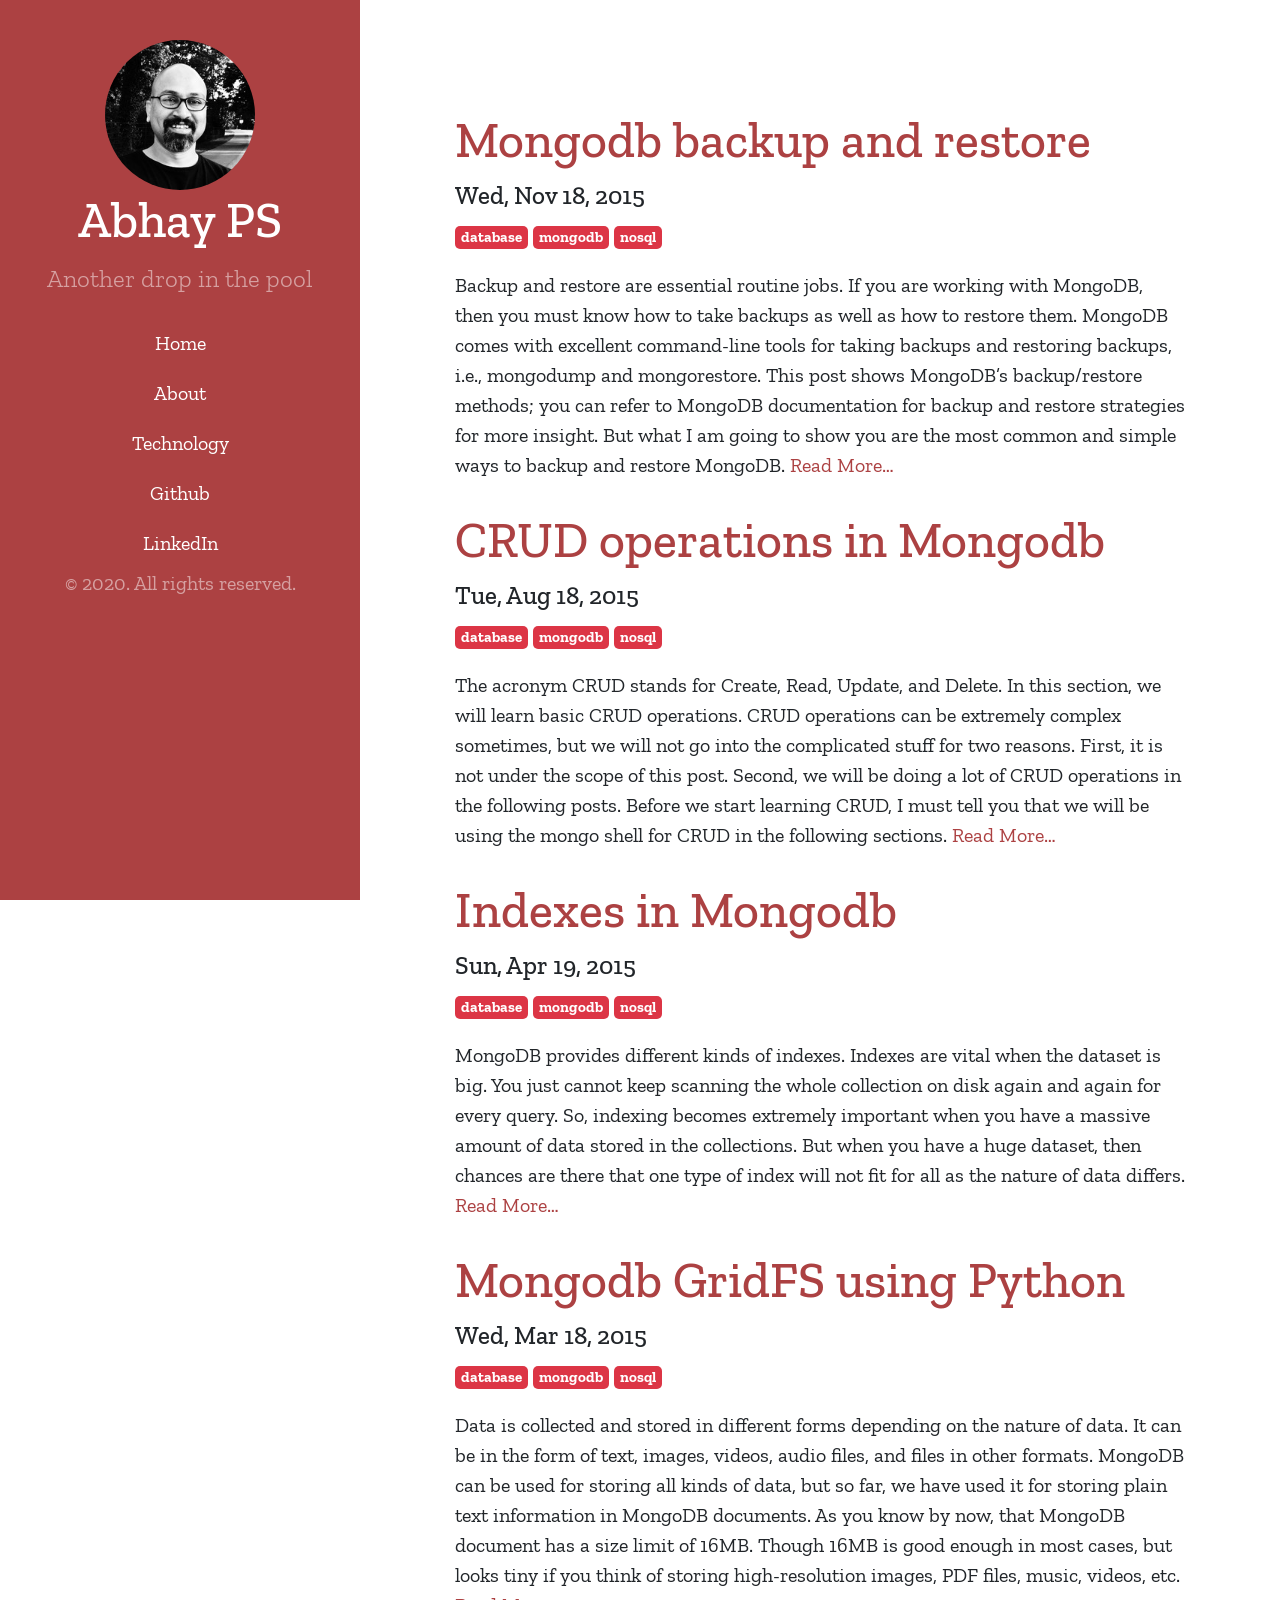
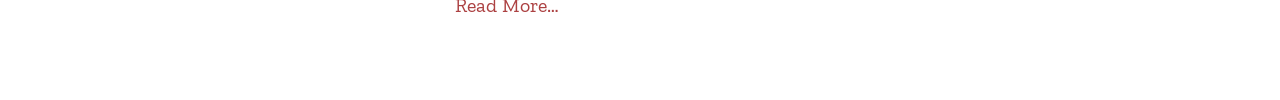
<file: tags/mongodb/index.html>
<!DOCTYPE html>
<html xmlns="http://www.w3.org/1999/xhtml" xml:lang="en-us" lang="en-us">
<head>
  
  <script async src="https://www.googletagmanager.com/gtag/js?id=UA-51875295-4"></script>
  <script>
    window.dataLayer = window.dataLayer || [];
    function gtag(){dataLayer.push(arguments);}
    gtag('js', new Date());

    gtag('config', 'UA-51875295-4');
  </script>

  <script data-ad-client="ca-pub-3643130310535590" async src="https://pagead2.googlesyndication.com/pagead/js/adsbygoogle.js"></script>

  <meta http-equiv="content-type" content="text/html; charset=utf-8">
  <meta property="og:title" content="MongoDB" />
<meta property="og:description" content="A blog covering articles on technology, travel, education, food and other stuff." />
<meta property="og:type" content="website" />
<meta property="og:url" content="/tags/mongodb/" />
<meta property="og:updated_time" content="2015-11-18T22:43:12+01:00" />


  
  <meta name="viewport" content="width=device-width, initial-scale=1, shrink-to-fit=no">

  <title>MongoDB &middot; Abhay PS</title>
  <meta name="description" content="" />

  
  <link rel="stylesheet" href="/css/bootstrap.min.css">
  <link type="text/css" rel="stylesheet" href="/css/main.css">
  <link rel="stylesheet" href="https://fonts.googleapis.com/css?family=Abril+Fatface|PT+Sans|Zilla+Slab:400,400i,700&display=swap">
</head>
  <body>
  <aside class="sidebar">
  <div class="container">
    <div class="">
      <div class="sidebar-about">
        <img src="/images/abhay-profile.jpg" class="rounded-circle logo-pic" alt="Abhay PS - Profile picture">
        <a href="/"><h1>Abhay PS</h1></a>
        <p class="lead">
          Another drop in the pool
        </p>
      </div>

      <nav class="">
        <ul class="nav flex-column">
          <li class="nav-item"><a class="nav-link" href="/">Home</a> </li>
          <li class="nav-item"><a class="nav-link" href="/about/"> About </a></li><li class="nav-item"><a class="nav-link" href="/categories/technology/"> Technology </a></li><li class="nav-item"><a class="nav-link" href="https://github.com/psabhay/"> Github </a></li><li class="nav-item"><a class="nav-link" href="https://www.linkedin.com/in/psabhay/"> LinkedIn </a></li>
        </ul>
      </nav>

      <p>&copy; 2020. All rights reserved. </p>
    </div>
  </div>
</aside>

    <main class="content">
    <div class="container-lg mt-4">
<article class="post mt-4">
  <h1 class="post-title">
    <a href="/posts/mongodb/mongodb-backup-and-restore/">Mongodb backup and restore</a>
  </h1>
  <h5>
    <time datetime="2015-11-18T22:43:12&#43;0100" class="post-date">Wed, Nov 18, 2015</time>
  </h5>
  <p>
  
  
    
      <span class="badge badge-danger">
          <a class="tags" href="/tags/database/">database</a>
        </span>
      <span class="badge badge-danger">
          <a class="tags" href="/tags/mongodb/">mongodb</a>
        </span>
      <span class="badge badge-danger">
          <a class="tags" href="/tags/nosql/">nosql</a>
        </span>
  </p>
  Backup and restore are essential routine jobs. If you are working with MongoDB, then you must know how to take backups as well as how to restore them. MongoDB comes with excellent command-line tools for taking backups and restoring backups, i.e., mongodump and mongorestore.
This post shows MongoDB&rsquo;s backup/restore methods; you can refer to MongoDB documentation for backup and restore strategies for more insight. But what I am going to show you are the most common and simple ways to backup and restore MongoDB.
  
  	<span class="read-more-link">
    	<a href="/posts/mongodb/mongodb-backup-and-restore/">Read More…</a>
  	</span>
  
  </article><article class="post mt-4">
  <h1 class="post-title">
    <a href="/posts/mongodb/crud-operations-in-mongodb/">CRUD operations in Mongodb</a>
  </h1>
  <h5>
    <time datetime="2015-08-18T20:18:53&#43;0100" class="post-date">Tue, Aug 18, 2015</time>
  </h5>
  <p>
  
  
    
      <span class="badge badge-danger">
          <a class="tags" href="/tags/database/">database</a>
        </span>
      <span class="badge badge-danger">
          <a class="tags" href="/tags/mongodb/">mongodb</a>
        </span>
      <span class="badge badge-danger">
          <a class="tags" href="/tags/nosql/">nosql</a>
        </span>
  </p>
  The acronym CRUD stands for Create, Read, Update, and Delete. In this section, we will learn basic CRUD operations. CRUD operations can be extremely complex sometimes, but we will not go into the complicated stuff for two reasons. First, it is not under the scope of this post. Second, we will be doing a lot of CRUD operations in the following posts.
Before we start learning CRUD, I must tell you that we will be using the mongo shell for CRUD in the following sections.
  
  	<span class="read-more-link">
    	<a href="/posts/mongodb/crud-operations-in-mongodb/">Read More…</a>
  	</span>
  
  </article><article class="post mt-4">
  <h1 class="post-title">
    <a href="/posts/mongodb/indexes-in-mongodb/">Indexes in Mongodb</a>
  </h1>
  <h5>
    <time datetime="2015-04-19T15:01:32&#43;0100" class="post-date">Sun, Apr 19, 2015</time>
  </h5>
  <p>
  
  
    
      <span class="badge badge-danger">
          <a class="tags" href="/tags/database/">database</a>
        </span>
      <span class="badge badge-danger">
          <a class="tags" href="/tags/mongodb/">mongodb</a>
        </span>
      <span class="badge badge-danger">
          <a class="tags" href="/tags/nosql/">nosql</a>
        </span>
  </p>
  MongoDB provides different kinds of indexes. Indexes are vital when the dataset is big. You just cannot keep scanning the whole collection on disk again and again for every query. So, indexing becomes extremely important when you have a massive amount of data stored in the collections. But when you have a huge dataset, then chances are there that one type of index will not fit for all as the nature of data differs.
  
  	<span class="read-more-link">
    	<a href="/posts/mongodb/indexes-in-mongodb/">Read More…</a>
  	</span>
  
  </article><article class="post mt-4">
  <h1 class="post-title">
    <a href="/posts/mongodb/mongodb-gridfs-using-python/">Mongodb GridFS using Python</a>
  </h1>
  <h5>
    <time datetime="2015-03-18T11:53:34&#43;0100" class="post-date">Wed, Mar 18, 2015</time>
  </h5>
  <p>
  
  
    
      <span class="badge badge-danger">
          <a class="tags" href="/tags/database/">database</a>
        </span>
      <span class="badge badge-danger">
          <a class="tags" href="/tags/mongodb/">mongodb</a>
        </span>
      <span class="badge badge-danger">
          <a class="tags" href="/tags/nosql/">nosql</a>
        </span>
  </p>
  Data is collected and stored in different forms depending on the nature of data. It can be in the form of text, images, videos, audio files, and files in other formats. MongoDB can be used for storing all kinds of data, but so far, we have used it for storing plain text information in MongoDB documents. As you know by now, that MongoDB document has a size limit of 16MB. Though 16MB is good enough in most cases, but looks tiny if you think of storing high-resolution images, PDF files, music, videos, etc.
  
  	<span class="read-more-link">
    	<a href="/posts/mongodb/mongodb-gridfs-using-python/">Read More…</a>
  	</span>
  
  </article>
    </main>

    
  </body>
</html>
</file>
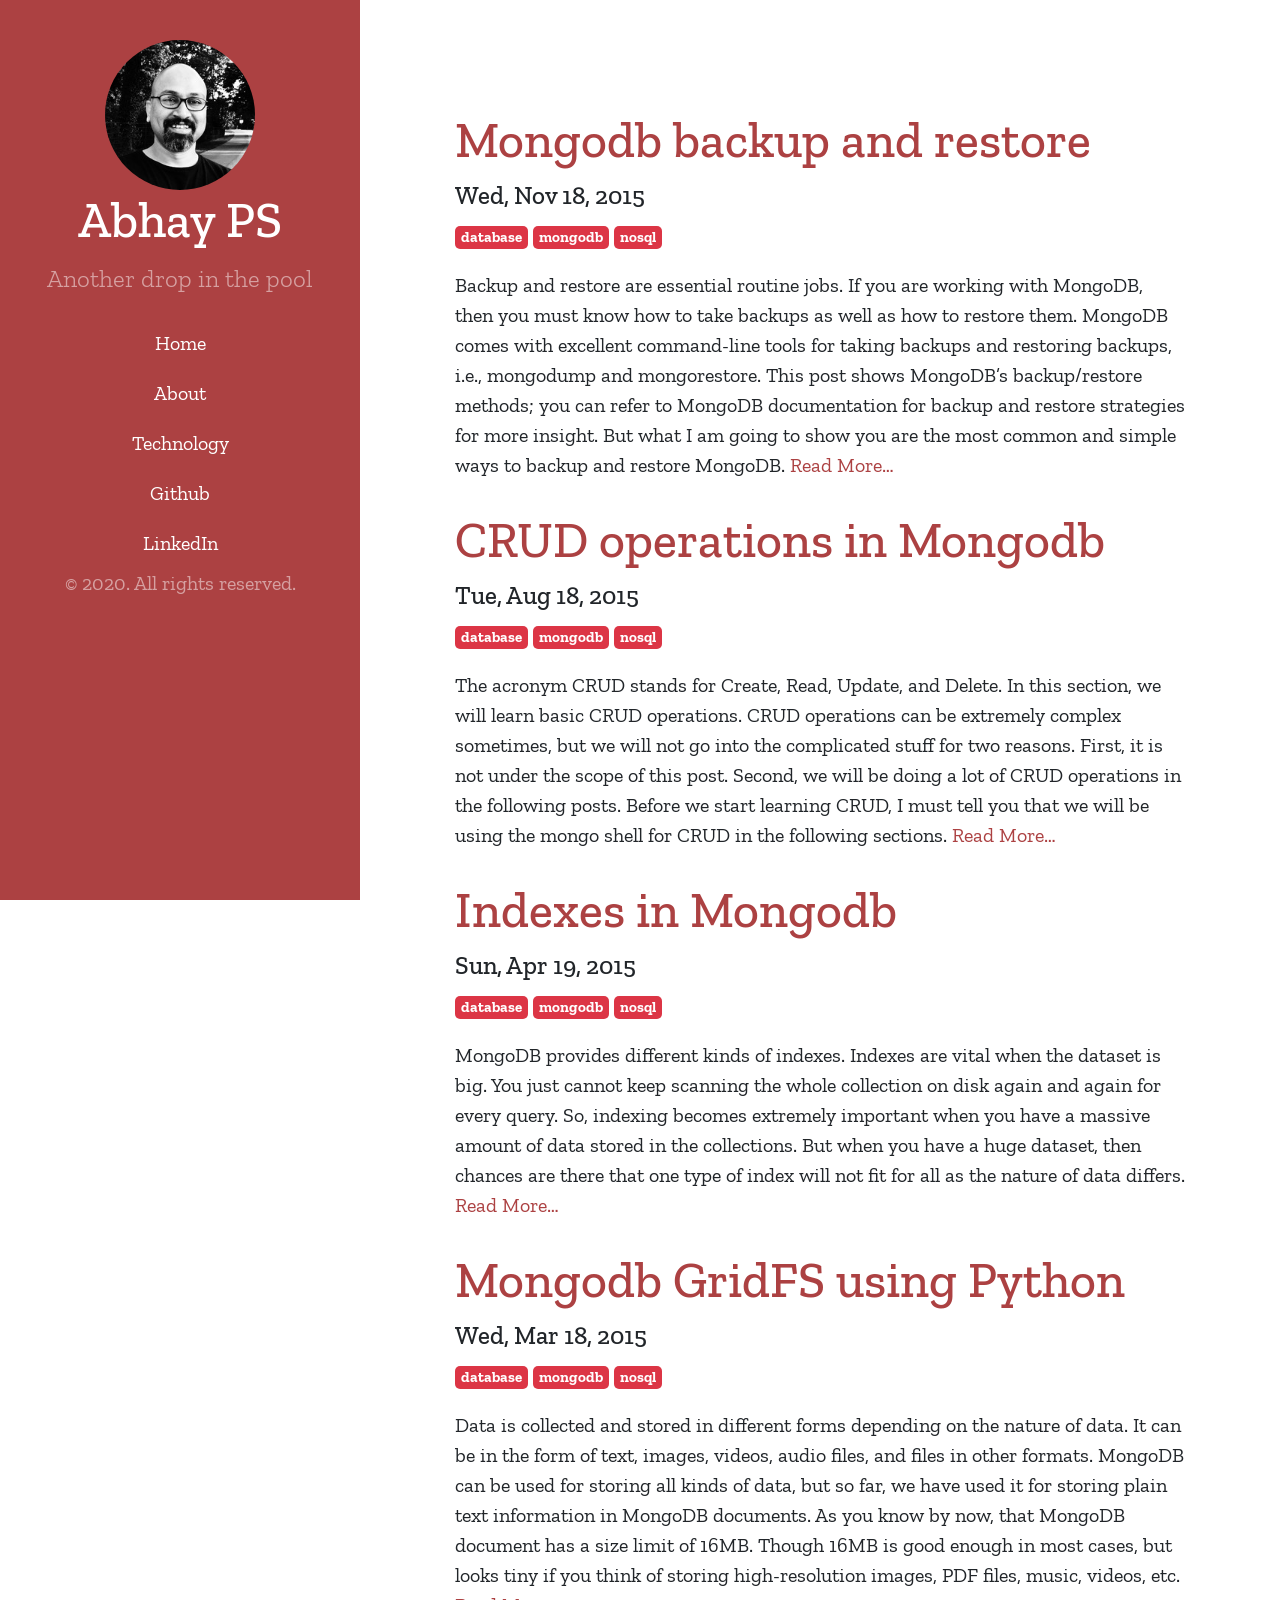
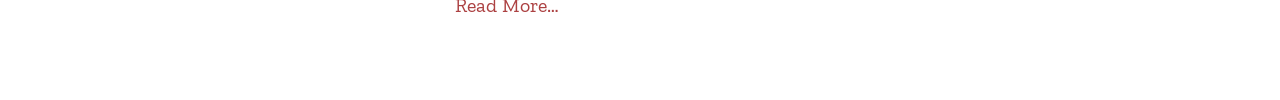
<file: tags/nosql/index.html>
<!DOCTYPE html>
<html xmlns="http://www.w3.org/1999/xhtml" xml:lang="en-us" lang="en-us">
<head>
  
  <script async src="https://www.googletagmanager.com/gtag/js?id=UA-51875295-4"></script>
  <script>
    window.dataLayer = window.dataLayer || [];
    function gtag(){dataLayer.push(arguments);}
    gtag('js', new Date());

    gtag('config', 'UA-51875295-4');
  </script>

  <script data-ad-client="ca-pub-3643130310535590" async src="https://pagead2.googlesyndication.com/pagead/js/adsbygoogle.js"></script>

  <meta http-equiv="content-type" content="text/html; charset=utf-8">
  <meta property="og:title" content="NoSQL" />
<meta property="og:description" content="A blog covering articles on technology, travel, education, food and other stuff." />
<meta property="og:type" content="website" />
<meta property="og:url" content="/tags/nosql/" />
<meta property="og:updated_time" content="2015-11-18T22:43:12+01:00" />


  
  <meta name="viewport" content="width=device-width, initial-scale=1, shrink-to-fit=no">

  <title>NoSQL &middot; Abhay PS</title>
  <meta name="description" content="" />

  
  <link rel="stylesheet" href="/css/bootstrap.min.css">
  <link type="text/css" rel="stylesheet" href="/css/main.css">
  <link rel="stylesheet" href="https://fonts.googleapis.com/css?family=Abril+Fatface|PT+Sans|Zilla+Slab:400,400i,700&display=swap">
</head>
  <body>
  <aside class="sidebar">
  <div class="container">
    <div class="">
      <div class="sidebar-about">
        <img src="/images/abhay-profile.jpg" class="rounded-circle logo-pic" alt="Abhay PS - Profile picture">
        <a href="/"><h1>Abhay PS</h1></a>
        <p class="lead">
          Another drop in the pool
        </p>
      </div>

      <nav class="">
        <ul class="nav flex-column">
          <li class="nav-item"><a class="nav-link" href="/">Home</a> </li>
          <li class="nav-item"><a class="nav-link" href="/about/"> About </a></li><li class="nav-item"><a class="nav-link" href="/categories/technology/"> Technology </a></li><li class="nav-item"><a class="nav-link" href="https://github.com/psabhay/"> Github </a></li><li class="nav-item"><a class="nav-link" href="https://www.linkedin.com/in/psabhay/"> LinkedIn </a></li>
        </ul>
      </nav>

      <p>&copy; 2020. All rights reserved. </p>
    </div>
  </div>
</aside>

    <main class="content">
    <div class="container-lg mt-4">
<article class="post mt-4">
  <h1 class="post-title">
    <a href="/posts/mongodb/mongodb-backup-and-restore/">Mongodb backup and restore</a>
  </h1>
  <h5>
    <time datetime="2015-11-18T22:43:12&#43;0100" class="post-date">Wed, Nov 18, 2015</time>
  </h5>
  <p>
  
  
    
      <span class="badge badge-danger">
          <a class="tags" href="/tags/database/">database</a>
        </span>
      <span class="badge badge-danger">
          <a class="tags" href="/tags/mongodb/">mongodb</a>
        </span>
      <span class="badge badge-danger">
          <a class="tags" href="/tags/nosql/">nosql</a>
        </span>
  </p>
  Backup and restore are essential routine jobs. If you are working with MongoDB, then you must know how to take backups as well as how to restore them. MongoDB comes with excellent command-line tools for taking backups and restoring backups, i.e., mongodump and mongorestore.
This post shows MongoDB&rsquo;s backup/restore methods; you can refer to MongoDB documentation for backup and restore strategies for more insight. But what I am going to show you are the most common and simple ways to backup and restore MongoDB.
  
  	<span class="read-more-link">
    	<a href="/posts/mongodb/mongodb-backup-and-restore/">Read More…</a>
  	</span>
  
  </article><article class="post mt-4">
  <h1 class="post-title">
    <a href="/posts/mongodb/crud-operations-in-mongodb/">CRUD operations in Mongodb</a>
  </h1>
  <h5>
    <time datetime="2015-08-18T20:18:53&#43;0100" class="post-date">Tue, Aug 18, 2015</time>
  </h5>
  <p>
  
  
    
      <span class="badge badge-danger">
          <a class="tags" href="/tags/database/">database</a>
        </span>
      <span class="badge badge-danger">
          <a class="tags" href="/tags/mongodb/">mongodb</a>
        </span>
      <span class="badge badge-danger">
          <a class="tags" href="/tags/nosql/">nosql</a>
        </span>
  </p>
  The acronym CRUD stands for Create, Read, Update, and Delete. In this section, we will learn basic CRUD operations. CRUD operations can be extremely complex sometimes, but we will not go into the complicated stuff for two reasons. First, it is not under the scope of this post. Second, we will be doing a lot of CRUD operations in the following posts.
Before we start learning CRUD, I must tell you that we will be using the mongo shell for CRUD in the following sections.
  
  	<span class="read-more-link">
    	<a href="/posts/mongodb/crud-operations-in-mongodb/">Read More…</a>
  	</span>
  
  </article><article class="post mt-4">
  <h1 class="post-title">
    <a href="/posts/mongodb/indexes-in-mongodb/">Indexes in Mongodb</a>
  </h1>
  <h5>
    <time datetime="2015-04-19T15:01:32&#43;0100" class="post-date">Sun, Apr 19, 2015</time>
  </h5>
  <p>
  
  
    
      <span class="badge badge-danger">
          <a class="tags" href="/tags/database/">database</a>
        </span>
      <span class="badge badge-danger">
          <a class="tags" href="/tags/mongodb/">mongodb</a>
        </span>
      <span class="badge badge-danger">
          <a class="tags" href="/tags/nosql/">nosql</a>
        </span>
  </p>
  MongoDB provides different kinds of indexes. Indexes are vital when the dataset is big. You just cannot keep scanning the whole collection on disk again and again for every query. So, indexing becomes extremely important when you have a massive amount of data stored in the collections. But when you have a huge dataset, then chances are there that one type of index will not fit for all as the nature of data differs.
  
  	<span class="read-more-link">
    	<a href="/posts/mongodb/indexes-in-mongodb/">Read More…</a>
  	</span>
  
  </article><article class="post mt-4">
  <h1 class="post-title">
    <a href="/posts/mongodb/mongodb-gridfs-using-python/">Mongodb GridFS using Python</a>
  </h1>
  <h5>
    <time datetime="2015-03-18T11:53:34&#43;0100" class="post-date">Wed, Mar 18, 2015</time>
  </h5>
  <p>
  
  
    
      <span class="badge badge-danger">
          <a class="tags" href="/tags/database/">database</a>
        </span>
      <span class="badge badge-danger">
          <a class="tags" href="/tags/mongodb/">mongodb</a>
        </span>
      <span class="badge badge-danger">
          <a class="tags" href="/tags/nosql/">nosql</a>
        </span>
  </p>
  Data is collected and stored in different forms depending on the nature of data. It can be in the form of text, images, videos, audio files, and files in other formats. MongoDB can be used for storing all kinds of data, but so far, we have used it for storing plain text information in MongoDB documents. As you know by now, that MongoDB document has a size limit of 16MB. Though 16MB is good enough in most cases, but looks tiny if you think of storing high-resolution images, PDF files, music, videos, etc.
  
  	<span class="read-more-link">
    	<a href="/posts/mongodb/mongodb-gridfs-using-python/">Read More…</a>
  	</span>
  
  </article>
    </main>

    
  </body>
</html>
</file>
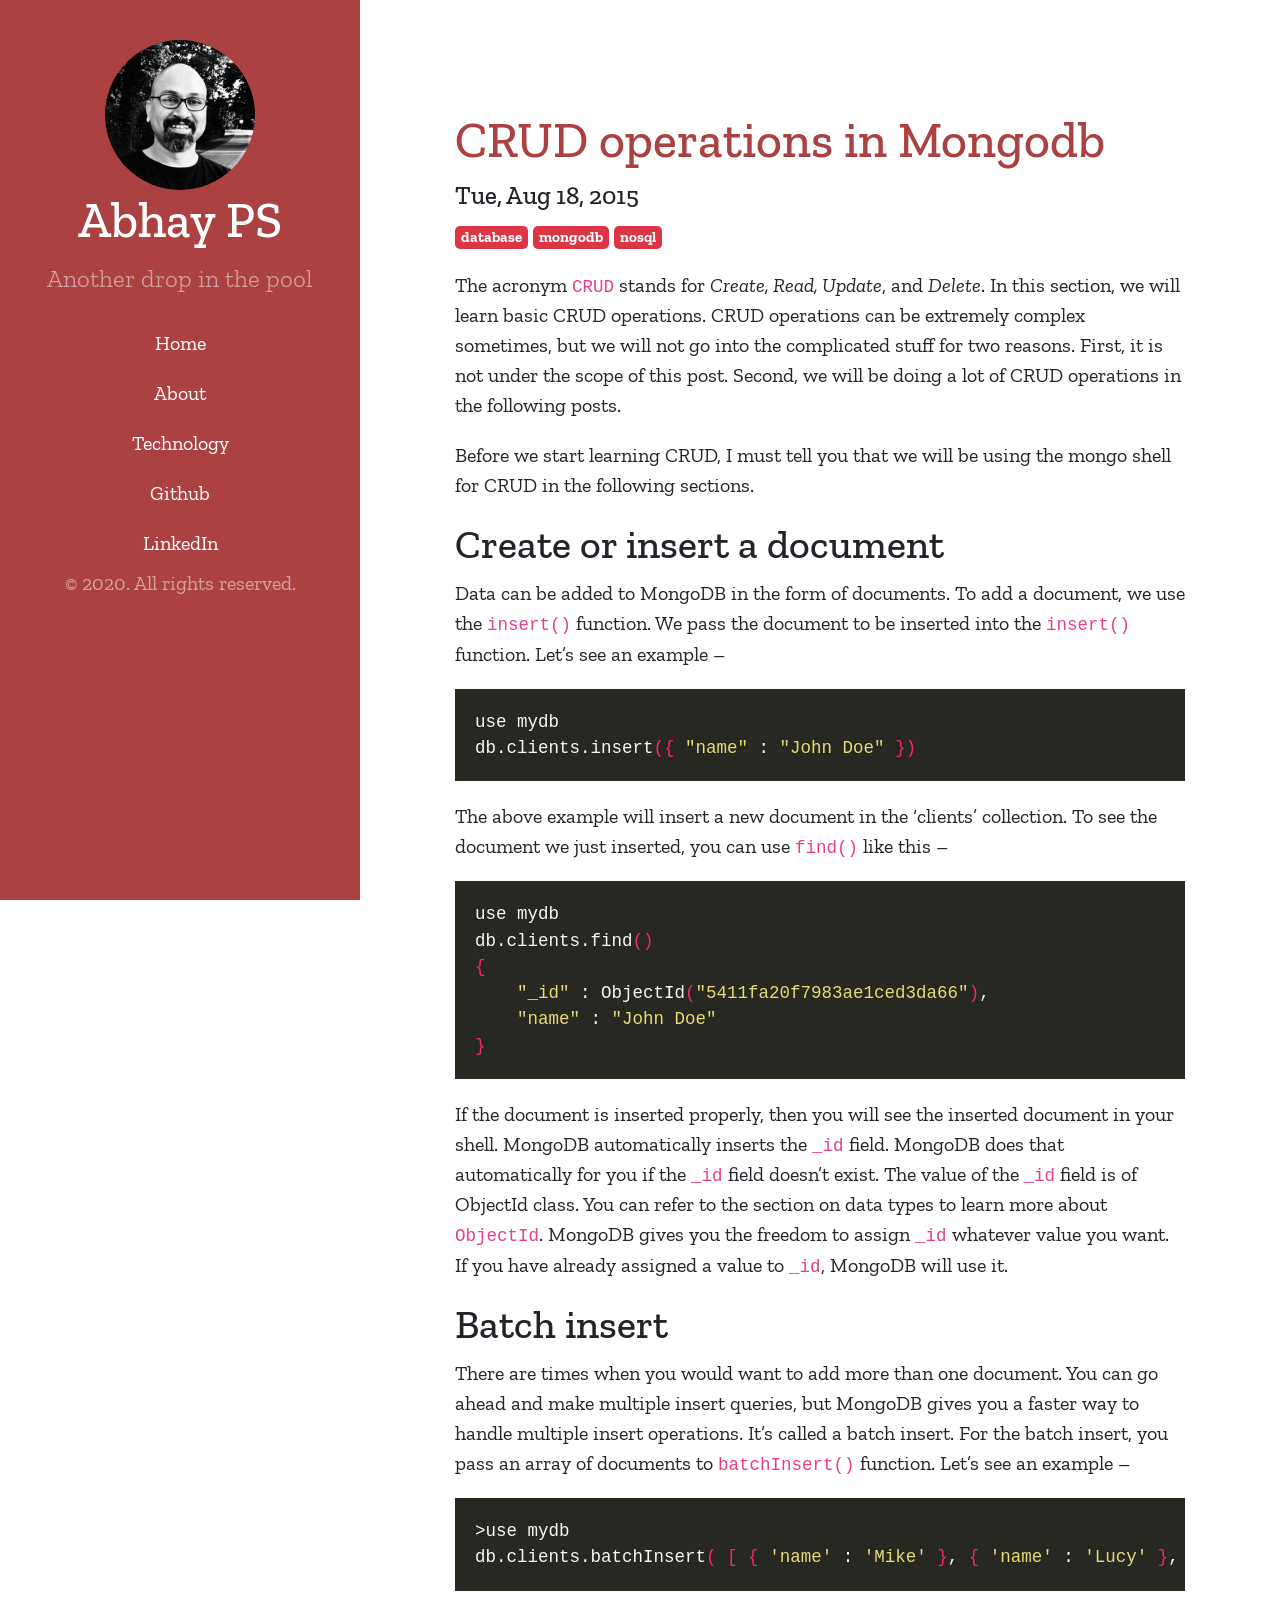
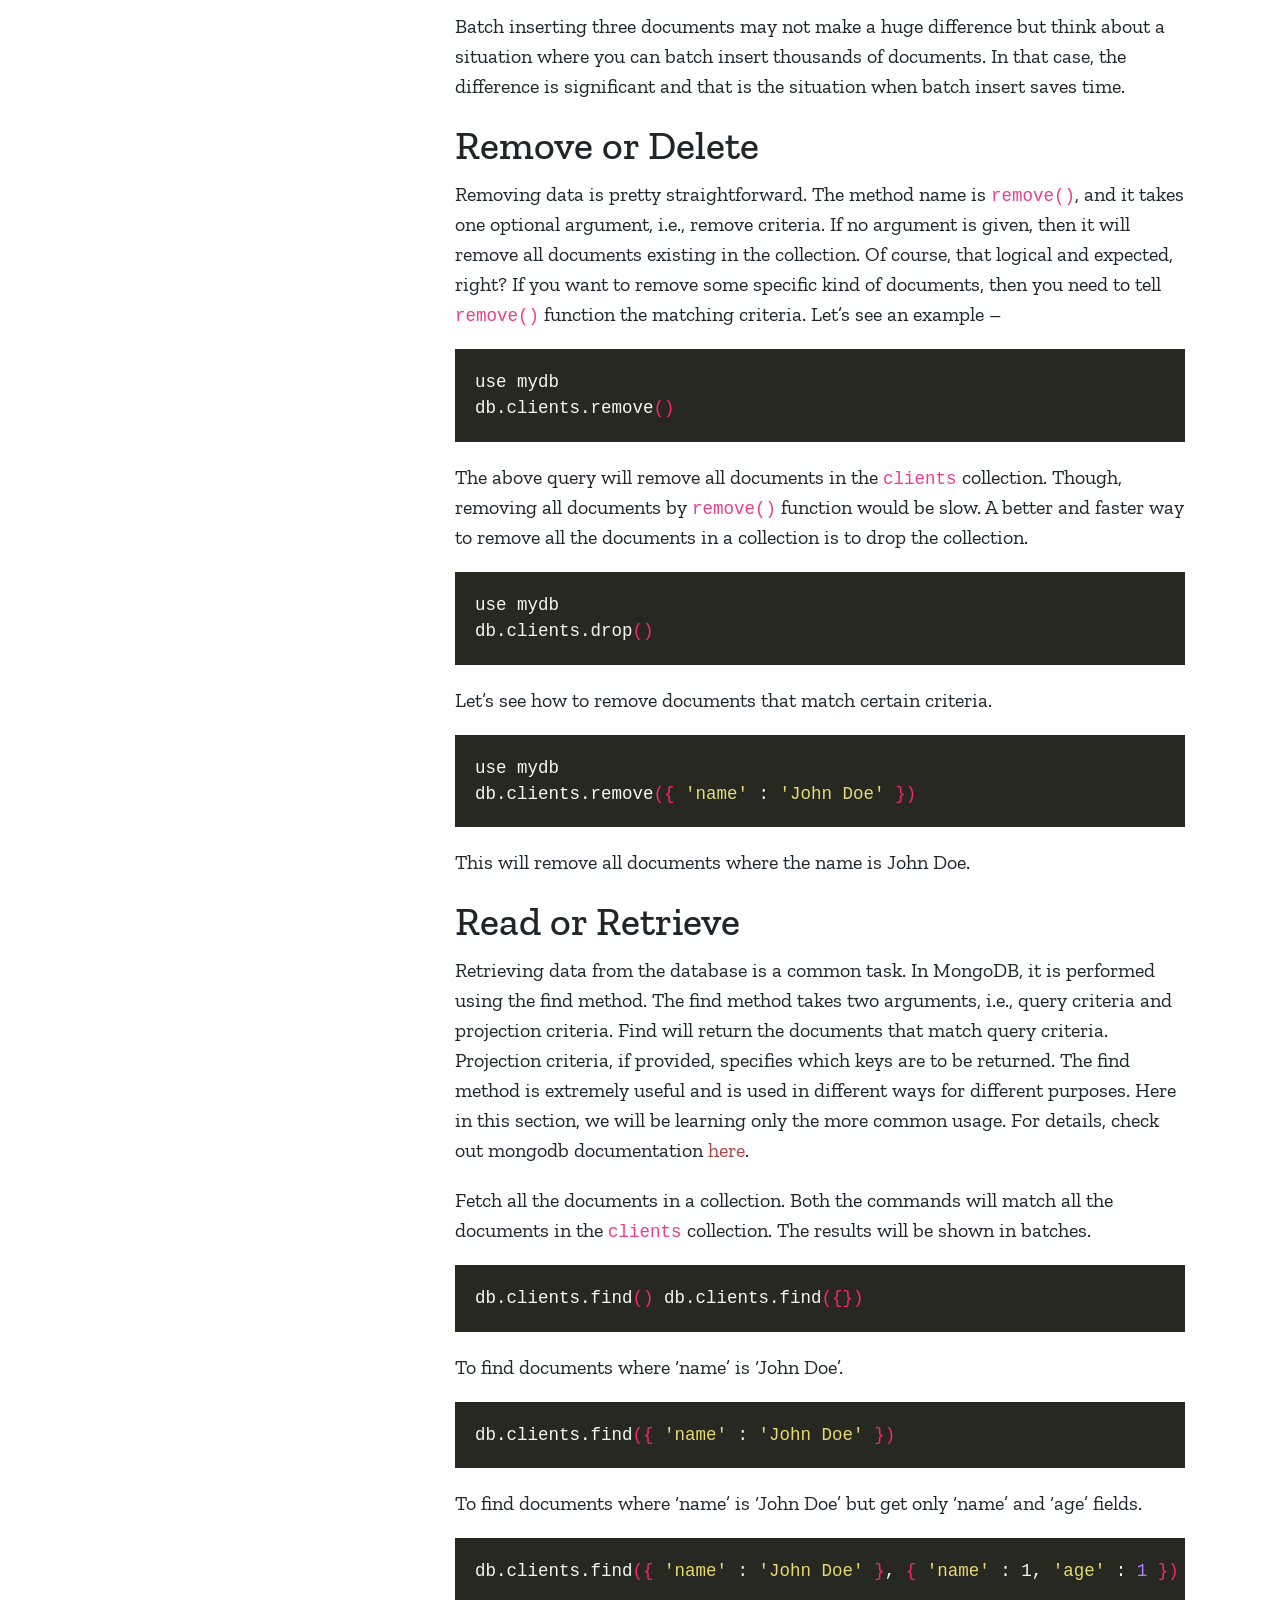
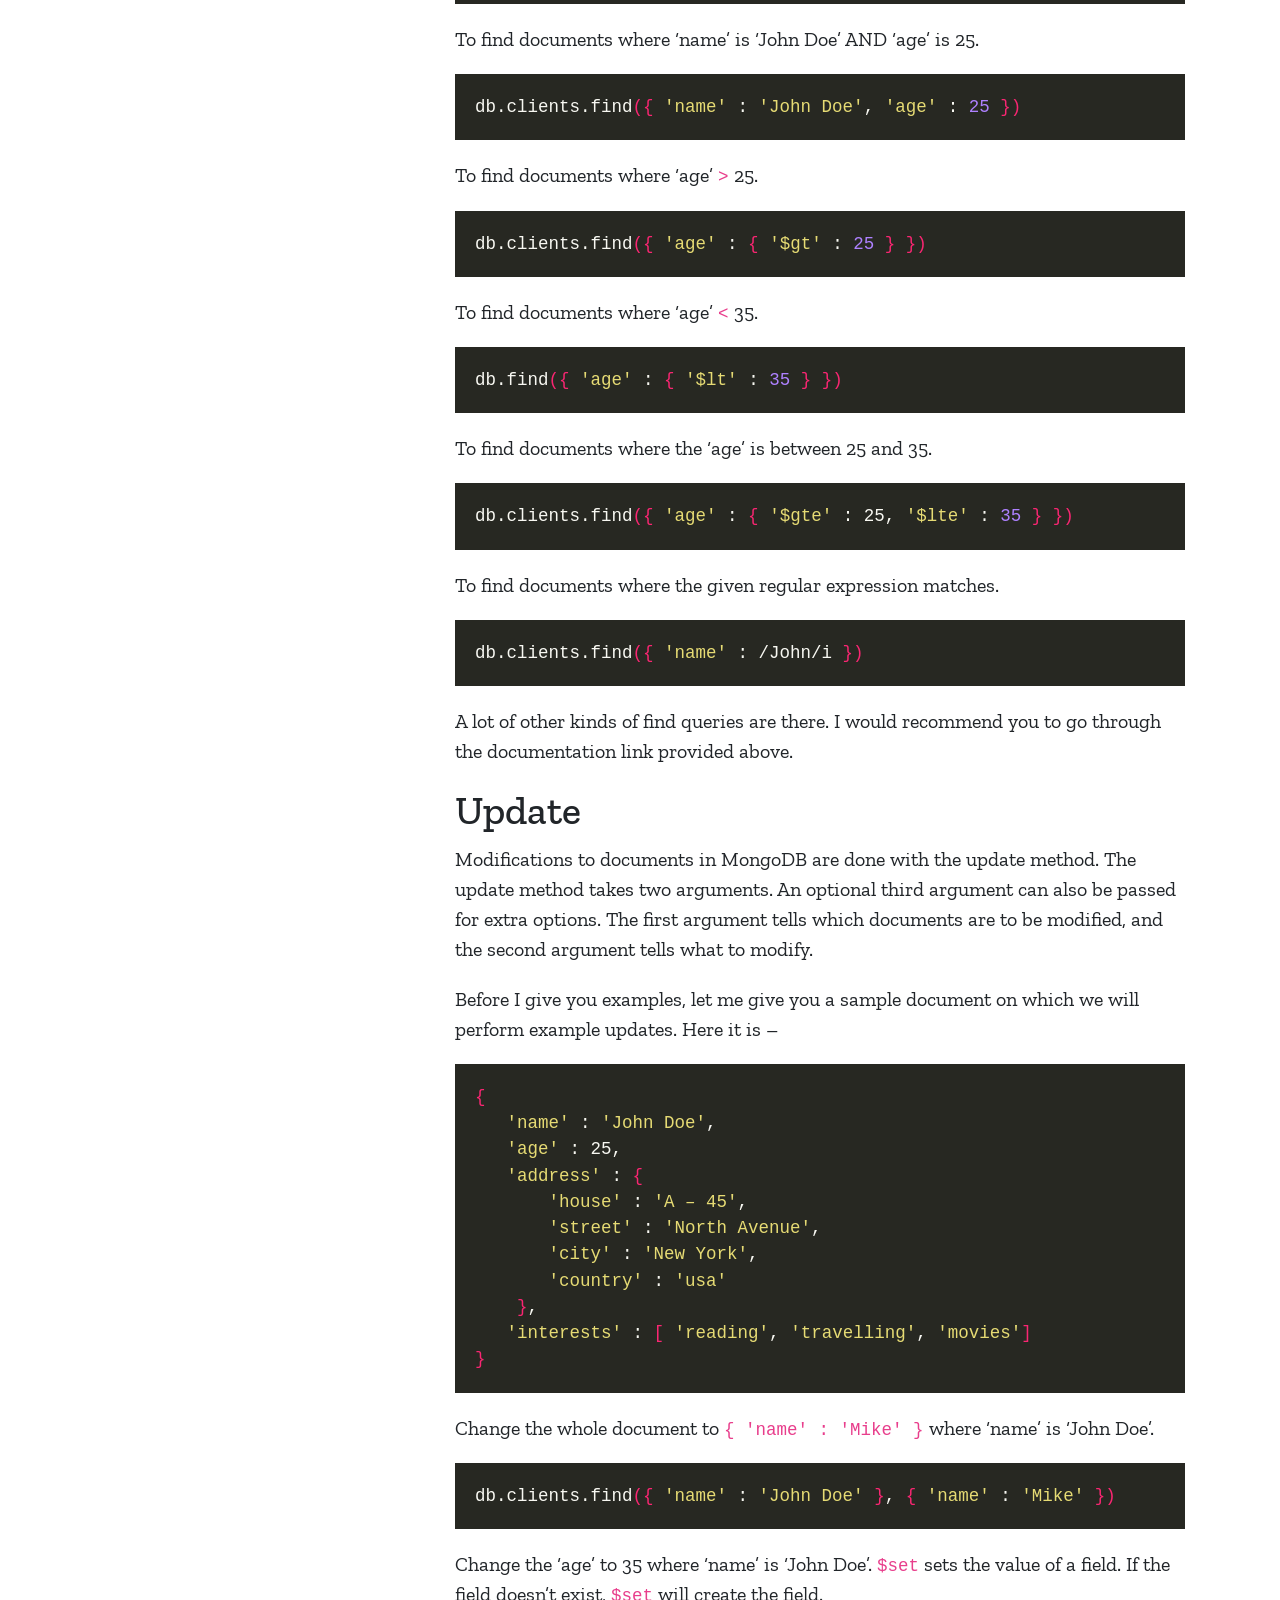
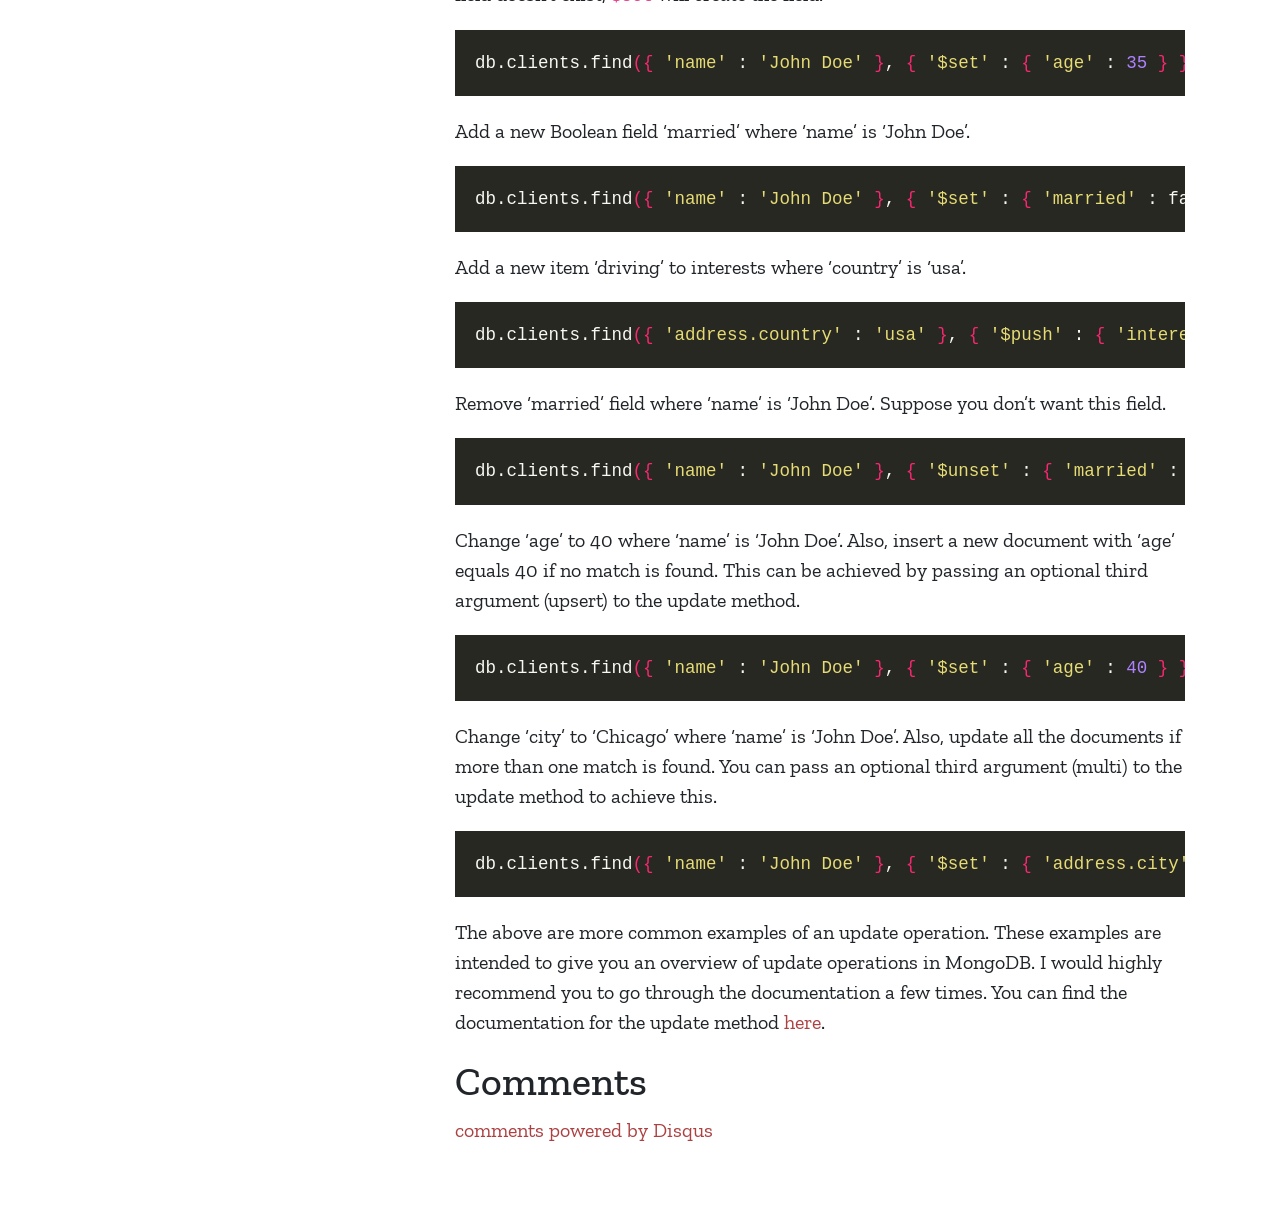
<file: posts/mongodb/crud-operations-in-mongodb/index.html>
<!DOCTYPE html>
<html xmlns="http://www.w3.org/1999/xhtml" xml:lang="en-us" lang="en-us">
<head>
  
  <script async src="https://www.googletagmanager.com/gtag/js?id=UA-51875295-4"></script>
  <script>
    window.dataLayer = window.dataLayer || [];
    function gtag(){dataLayer.push(arguments);}
    gtag('js', new Date());

    gtag('config', 'UA-51875295-4');
  </script>

  <script data-ad-client="ca-pub-3643130310535590" async src="https://pagead2.googlesyndication.com/pagead/js/adsbygoogle.js"></script>

  <meta http-equiv="content-type" content="text/html; charset=utf-8">
  <meta property="og:title" content="CRUD operations in Mongodb" />
<meta property="og:description" content="Learn how to create, read, update and delete documents in Mongodb." />
<meta property="og:type" content="article" />
<meta property="og:url" content="/posts/mongodb/crud-operations-in-mongodb/" />
<meta property="article:published_time" content="2015-08-18T20:18:53+01:00" />
<meta property="article:modified_time" content="2015-08-18T20:18:53+01:00" />


  
  <meta name="viewport" content="width=device-width, initial-scale=1, shrink-to-fit=no">

  <title>CRUD operations in Mongodb &middot; Abhay PS</title>
  <meta name="description" content="Learn how to create, read, update and delete documents in Mongodb." />

  
  <link rel="stylesheet" href="/css/bootstrap.min.css">
  <link type="text/css" rel="stylesheet" href="/css/main.css">
  <link rel="stylesheet" href="https://fonts.googleapis.com/css?family=Abril+Fatface|PT+Sans|Zilla+Slab:400,400i,700&display=swap">
</head>
  <body>
  <aside class="sidebar">
  <div class="container">
    <div class="">
      <div class="sidebar-about">
        <img src="/images/abhay-profile.jpg" class="rounded-circle logo-pic" alt="Abhay PS - Profile picture">
        <a href="/"><h1>Abhay PS</h1></a>
        <p class="lead">
          Another drop in the pool
        </p>
      </div>

      <nav class="">
        <ul class="nav flex-column">
          <li class="nav-item"><a class="nav-link" href="/">Home</a> </li>
          <li class="nav-item"><a class="nav-link" href="/about/"> About </a></li><li class="nav-item"><a class="nav-link" href="/categories/technology/"> Technology </a></li><li class="nav-item"><a class="nav-link" href="https://github.com/psabhay/"> Github </a></li><li class="nav-item"><a class="nav-link" href="https://www.linkedin.com/in/psabhay/"> LinkedIn </a></li>
        </ul>
      </nav>

      <p>&copy; 2020. All rights reserved. </p>
    </div>
  </div>
</aside>

    <main class="content">
    <div class="post container mt-4">
  <h1>CRUD operations in Mongodb</h1>
  <h5>
  <time datetime=2015-08-18T20:18:53&#43;0100 class="post-date">Tue, Aug 18, 2015</time>
  </h5>
  <p>
  
  
    
      <span class="badge badge-danger">
          <a class="tags" href="/tags/database/">database</a>
        </span>
      <span class="badge badge-danger">
          <a class="tags" href="/tags/mongodb/">mongodb</a>
        </span>
      <span class="badge badge-danger">
          <a class="tags" href="/tags/nosql/">nosql</a>
        </span>
  </p>
  <p>The acronym <code>CRUD</code> stands for <em>Create, Read, Update</em>, and <em>Delete</em>. In this section, we will learn basic CRUD operations. CRUD operations can be extremely complex sometimes, but we will not go into the complicated stuff for two reasons. First, it is not under the scope of this post. Second, we will be doing a lot of CRUD operations in the following posts.</p>
<p>Before we start learning CRUD, I must tell you that we will be using the mongo shell for CRUD in the following sections.</p>
<h2 id="create-or-insert-a-document">Create or insert a document</h2>
<p>Data can be added to MongoDB in the form of documents. To add a document, we use the <code>insert()</code> function. We pass the document to be inserted into the <code>insert()</code> function. Let&rsquo;s see an example –</p>
<div class="highlight"><pre style="color:#f8f8f2;background-color:#272822;-moz-tab-size:4;-o-tab-size:4;tab-size:4"><code class="language-bash" data-lang="bash">use mydb
db.clients.insert<span style="color:#f92672">({</span> <span style="color:#e6db74">&#34;name&#34;</span> : <span style="color:#e6db74">&#34;John Doe&#34;</span> <span style="color:#f92672">})</span>
</code></pre></div><p>The above example will insert a new document in the &lsquo;clients&rsquo; collection. To see the document we just inserted, you can use <code>find()</code> like this –</p>
<div class="highlight"><pre style="color:#f8f8f2;background-color:#272822;-moz-tab-size:4;-o-tab-size:4;tab-size:4"><code class="language-bash" data-lang="bash">use mydb
db.clients.find<span style="color:#f92672">()</span>
<span style="color:#f92672">{</span>
    <span style="color:#e6db74">&#34;_id&#34;</span> : ObjectId<span style="color:#f92672">(</span><span style="color:#e6db74">&#34;5411fa20f7983ae1ced3da66&#34;</span><span style="color:#f92672">)</span>,
    <span style="color:#e6db74">&#34;name&#34;</span> : <span style="color:#e6db74">&#34;John Doe&#34;</span>
<span style="color:#f92672">}</span>
</code></pre></div><p>If the document is inserted properly, then you will see the inserted document in your shell. MongoDB automatically inserts the <code>_id</code> field. MongoDB does that automatically for you if the <code>_id</code> field doesn&rsquo;t exist. The value of the <code>_id</code> field is of ObjectId class. You can refer to the section on data types to learn more about <code>ObjectId</code>. MongoDB gives you the freedom to assign <code>_id</code> whatever value you want. If you have already assigned a value to <code>_id</code>, MongoDB will use it.</p>
<h2 id="batch-insert">Batch insert</h2>
<p>There are times when you would want to add more than one document. You can go ahead and make multiple insert queries, but MongoDB gives you a faster way to handle multiple insert operations. It&rsquo;s called a batch insert. For the batch insert, you pass an array of documents to <code>batchInsert()</code> function. Let&rsquo;s see an example –</p>
<div class="highlight"><pre style="color:#f8f8f2;background-color:#272822;-moz-tab-size:4;-o-tab-size:4;tab-size:4"><code class="language-bash" data-lang="bash">&gt;use mydb
db.clients.batchInsert<span style="color:#f92672">(</span> <span style="color:#f92672">[</span> <span style="color:#f92672">{</span> <span style="color:#e6db74">&#39;name&#39;</span> : <span style="color:#e6db74">&#39;Mike&#39;</span> <span style="color:#f92672">}</span>, <span style="color:#f92672">{</span> <span style="color:#e6db74">&#39;name&#39;</span> : <span style="color:#e6db74">&#39;Lucy&#39;</span> <span style="color:#f92672">}</span>, <span style="color:#f92672">{</span> <span style="color:#e6db74">&#39;name&#39;</span> : <span style="color:#e6db74">&#39;Scott&#39;</span> <span style="color:#f92672">}</span> <span style="color:#f92672">]</span> <span style="color:#f92672">)</span>
</code></pre></div><p>Batch inserting three documents may not make a huge difference but think about a situation where you can batch insert thousands of documents. In that case, the difference is significant and that is the situation when batch insert saves time.</p>
<h2 id="remove-or-delete">Remove or Delete</h2>
<p>Removing data is pretty straightforward. The method name is <code>remove()</code>, and it takes one optional argument, i.e., remove criteria. If no argument is given, then it will remove all documents existing in the collection. Of course, that logical and expected, right? If you want to remove some specific kind of documents, then you need to tell <code>remove()</code> function the matching criteria. Let&rsquo;s see an example –</p>
<div class="highlight"><pre style="color:#f8f8f2;background-color:#272822;-moz-tab-size:4;-o-tab-size:4;tab-size:4"><code class="language-bash" data-lang="bash">use mydb
db.clients.remove<span style="color:#f92672">()</span>
</code></pre></div><p>The above query will remove all documents in the <code>clients</code> collection. Though, removing all documents by <code>remove()</code> function would be slow. A better and faster way to remove all the documents in a collection is to drop the collection.</p>
<div class="highlight"><pre style="color:#f8f8f2;background-color:#272822;-moz-tab-size:4;-o-tab-size:4;tab-size:4"><code class="language-bash" data-lang="bash">use mydb
db.clients.drop<span style="color:#f92672">()</span>
</code></pre></div><p>Let&rsquo;s see how to remove documents that match certain criteria.</p>
<div class="highlight"><pre style="color:#f8f8f2;background-color:#272822;-moz-tab-size:4;-o-tab-size:4;tab-size:4"><code class="language-bash" data-lang="bash">use mydb
db.clients.remove<span style="color:#f92672">({</span> <span style="color:#e6db74">&#39;name&#39;</span> : <span style="color:#e6db74">&#39;John Doe&#39;</span> <span style="color:#f92672">})</span>
</code></pre></div><p>This will remove all documents where the name is John Doe.</p>
<h2 id="read-or-retrieve">Read or Retrieve</h2>
<p>Retrieving data from the database is a common task. In MongoDB, it is performed using the find method. The find method takes two arguments, i.e., query criteria and projection criteria. Find will return the documents that match query criteria. Projection criteria, if provided, specifies which keys are to be returned. The find method is extremely useful and is used in different ways for different purposes. Here in this section, we will be learning only the more common usage. For details, check out mongodb documentation <a href="http://docs.MongoDB.org/manual/reference/method/db.collection.find/">here</a>.</p>
<p>Fetch all the documents in a collection. Both the commands will match all the documents in the <code>clients</code> collection. The results will be shown in batches.</p>
<div class="highlight"><pre style="color:#f8f8f2;background-color:#272822;-moz-tab-size:4;-o-tab-size:4;tab-size:4"><code class="language-bash" data-lang="bash">db.clients.find<span style="color:#f92672">()</span> db.clients.find<span style="color:#f92672">({})</span>
</code></pre></div><p>To find documents where &lsquo;name&rsquo; is &lsquo;John Doe&rsquo;.</p>
<div class="highlight"><pre style="color:#f8f8f2;background-color:#272822;-moz-tab-size:4;-o-tab-size:4;tab-size:4"><code class="language-bash" data-lang="bash">db.clients.find<span style="color:#f92672">({</span> <span style="color:#e6db74">&#39;name&#39;</span> : <span style="color:#e6db74">&#39;John Doe&#39;</span> <span style="color:#f92672">})</span>
</code></pre></div><p>To find documents where &lsquo;name&rsquo; is &lsquo;John Doe&rsquo; but get only &lsquo;name&rsquo; and &lsquo;age&rsquo; fields.</p>
<div class="highlight"><pre style="color:#f8f8f2;background-color:#272822;-moz-tab-size:4;-o-tab-size:4;tab-size:4"><code class="language-bash" data-lang="bash">db.clients.find<span style="color:#f92672">({</span> <span style="color:#e6db74">&#39;name&#39;</span> : <span style="color:#e6db74">&#39;John Doe&#39;</span> <span style="color:#f92672">}</span>, <span style="color:#f92672">{</span> <span style="color:#e6db74">&#39;name&#39;</span> : 1, <span style="color:#e6db74">&#39;age&#39;</span> : <span style="color:#ae81ff">1</span> <span style="color:#f92672">})</span>
</code></pre></div><p>To find documents where &lsquo;name&rsquo; is &lsquo;John Doe&rsquo; AND &lsquo;age&rsquo; is 25.</p>
<div class="highlight"><pre style="color:#f8f8f2;background-color:#272822;-moz-tab-size:4;-o-tab-size:4;tab-size:4"><code class="language-bash" data-lang="bash">db.clients.find<span style="color:#f92672">({</span> <span style="color:#e6db74">&#39;name&#39;</span> : <span style="color:#e6db74">&#39;John Doe&#39;</span>, <span style="color:#e6db74">&#39;age&#39;</span> : <span style="color:#ae81ff">25</span> <span style="color:#f92672">})</span>
</code></pre></div><p>To find documents where &lsquo;age&rsquo; <code>&gt;</code> 25.</p>
<div class="highlight"><pre style="color:#f8f8f2;background-color:#272822;-moz-tab-size:4;-o-tab-size:4;tab-size:4"><code class="language-bash" data-lang="bash">db.clients.find<span style="color:#f92672">({</span> <span style="color:#e6db74">&#39;age&#39;</span> : <span style="color:#f92672">{</span> <span style="color:#e6db74">&#39;$gt&#39;</span> : <span style="color:#ae81ff">25</span> <span style="color:#f92672">}</span> <span style="color:#f92672">})</span>
</code></pre></div><p>To find documents where &lsquo;age&rsquo; <code>&lt;</code> 35.</p>
<div class="highlight"><pre style="color:#f8f8f2;background-color:#272822;-moz-tab-size:4;-o-tab-size:4;tab-size:4"><code class="language-bash" data-lang="bash">db.find<span style="color:#f92672">({</span> <span style="color:#e6db74">&#39;age&#39;</span> : <span style="color:#f92672">{</span> <span style="color:#e6db74">&#39;$lt&#39;</span> : <span style="color:#ae81ff">35</span> <span style="color:#f92672">}</span> <span style="color:#f92672">})</span>
</code></pre></div><p>To find documents where the &lsquo;age&rsquo; is between 25 and 35.</p>
<div class="highlight"><pre style="color:#f8f8f2;background-color:#272822;-moz-tab-size:4;-o-tab-size:4;tab-size:4"><code class="language-bash" data-lang="bash">db.clients.find<span style="color:#f92672">({</span> <span style="color:#e6db74">&#39;age&#39;</span> : <span style="color:#f92672">{</span> <span style="color:#e6db74">&#39;$gte&#39;</span> : 25, <span style="color:#e6db74">&#39;$lte&#39;</span> : <span style="color:#ae81ff">35</span> <span style="color:#f92672">}</span> <span style="color:#f92672">})</span>
</code></pre></div><p>To find documents where the given regular expression matches.</p>
<div class="highlight"><pre style="color:#f8f8f2;background-color:#272822;-moz-tab-size:4;-o-tab-size:4;tab-size:4"><code class="language-bash" data-lang="bash">db.clients.find<span style="color:#f92672">({</span> <span style="color:#e6db74">&#39;name&#39;</span> : /John/i <span style="color:#f92672">})</span>
</code></pre></div><p>A lot of other kinds of find queries are there. I would recommend you to go through the documentation link provided above.</p>
<h2 id="update">Update</h2>
<p>Modifications to documents in MongoDB are done with the update method. The update method takes two arguments. An optional third argument can also be passed for extra options. The first argument tells which documents are to be modified, and the second argument tells what to modify.</p>
<p>Before I give you examples, let me give you a sample document on which we will perform example updates. Here it is –</p>
<div class="highlight"><pre style="color:#f8f8f2;background-color:#272822;-moz-tab-size:4;-o-tab-size:4;tab-size:4"><code class="language-bash" data-lang="bash"><span style="color:#f92672">{</span>
   <span style="color:#e6db74">&#39;name&#39;</span> : <span style="color:#e6db74">&#39;John Doe&#39;</span>,
   <span style="color:#e6db74">&#39;age&#39;</span> : 25,
   <span style="color:#e6db74">&#39;address&#39;</span> : <span style="color:#f92672">{</span>
       <span style="color:#e6db74">&#39;house&#39;</span> : <span style="color:#e6db74">&#39;A – 45&#39;</span>,
       <span style="color:#e6db74">&#39;street&#39;</span> : <span style="color:#e6db74">&#39;North Avenue&#39;</span>,
       <span style="color:#e6db74">&#39;city&#39;</span> : <span style="color:#e6db74">&#39;New York&#39;</span>,
       <span style="color:#e6db74">&#39;country&#39;</span> : <span style="color:#e6db74">&#39;usa&#39;</span>
    <span style="color:#f92672">}</span>,
   <span style="color:#e6db74">&#39;interests&#39;</span> : <span style="color:#f92672">[</span> <span style="color:#e6db74">&#39;reading&#39;</span>, <span style="color:#e6db74">&#39;travelling&#39;</span>, <span style="color:#e6db74">&#39;movies&#39;</span><span style="color:#f92672">]</span>
<span style="color:#f92672">}</span>
</code></pre></div><p>Change the whole document to <code>{ 'name' : 'Mike' }</code> where &lsquo;name&rsquo; is &lsquo;John Doe&rsquo;.</p>
<div class="highlight"><pre style="color:#f8f8f2;background-color:#272822;-moz-tab-size:4;-o-tab-size:4;tab-size:4"><code class="language-bash" data-lang="bash">db.clients.find<span style="color:#f92672">({</span> <span style="color:#e6db74">&#39;name&#39;</span> : <span style="color:#e6db74">&#39;John Doe&#39;</span> <span style="color:#f92672">}</span>, <span style="color:#f92672">{</span> <span style="color:#e6db74">&#39;name&#39;</span> : <span style="color:#e6db74">&#39;Mike&#39;</span> <span style="color:#f92672">})</span>
</code></pre></div><p>Change the &lsquo;age&rsquo; to 35 where &lsquo;name&rsquo; is &lsquo;John Doe&rsquo;. <code>$set</code> sets the value of a field. If the field doesn&rsquo;t exist, <code>$set</code> will create the field.</p>
<div class="highlight"><pre style="color:#f8f8f2;background-color:#272822;-moz-tab-size:4;-o-tab-size:4;tab-size:4"><code class="language-bash" data-lang="bash">db.clients.find<span style="color:#f92672">({</span> <span style="color:#e6db74">&#39;name&#39;</span> : <span style="color:#e6db74">&#39;John Doe&#39;</span> <span style="color:#f92672">}</span>, <span style="color:#f92672">{</span> <span style="color:#e6db74">&#39;$set&#39;</span> : <span style="color:#f92672">{</span> <span style="color:#e6db74">&#39;age&#39;</span> : <span style="color:#ae81ff">35</span> <span style="color:#f92672">}</span> <span style="color:#f92672">})</span>
</code></pre></div><p>Add a new Boolean field &lsquo;married&rsquo; where &lsquo;name&rsquo; is &lsquo;John Doe&rsquo;.</p>
<div class="highlight"><pre style="color:#f8f8f2;background-color:#272822;-moz-tab-size:4;-o-tab-size:4;tab-size:4"><code class="language-bash" data-lang="bash">db.clients.find<span style="color:#f92672">({</span> <span style="color:#e6db74">&#39;name&#39;</span> : <span style="color:#e6db74">&#39;John Doe&#39;</span> <span style="color:#f92672">}</span>, <span style="color:#f92672">{</span> <span style="color:#e6db74">&#39;$set&#39;</span> : <span style="color:#f92672">{</span> <span style="color:#e6db74">&#39;married&#39;</span> : false <span style="color:#f92672">}</span> <span style="color:#f92672">})</span>
</code></pre></div><p>Add a new item &lsquo;driving&rsquo; to interests where &lsquo;country&rsquo; is &lsquo;usa&rsquo;.</p>
<div class="highlight"><pre style="color:#f8f8f2;background-color:#272822;-moz-tab-size:4;-o-tab-size:4;tab-size:4"><code class="language-bash" data-lang="bash">db.clients.find<span style="color:#f92672">({</span> <span style="color:#e6db74">&#39;address.country&#39;</span> : <span style="color:#e6db74">&#39;usa&#39;</span> <span style="color:#f92672">}</span>, <span style="color:#f92672">{</span> <span style="color:#e6db74">&#39;$push&#39;</span> : <span style="color:#f92672">{</span> <span style="color:#e6db74">&#39;interests&#39;</span> : <span style="color:#e6db74">&#39;driving&#39;</span> <span style="color:#f92672">}</span> <span style="color:#f92672">})</span>
</code></pre></div><p>Remove &lsquo;married&rsquo; field where &lsquo;name&rsquo; is &lsquo;John Doe&rsquo;. Suppose you don&rsquo;t want this field.</p>
<div class="highlight"><pre style="color:#f8f8f2;background-color:#272822;-moz-tab-size:4;-o-tab-size:4;tab-size:4"><code class="language-bash" data-lang="bash">db.clients.find<span style="color:#f92672">({</span> <span style="color:#e6db74">&#39;name&#39;</span> : <span style="color:#e6db74">&#39;John Doe&#39;</span> <span style="color:#f92672">}</span>, <span style="color:#f92672">{</span> <span style="color:#e6db74">&#39;$unset&#39;</span> : <span style="color:#f92672">{</span> <span style="color:#e6db74">&#39;married&#39;</span> : <span style="color:#ae81ff">1</span> <span style="color:#f92672">}</span> <span style="color:#f92672">})</span>
</code></pre></div><p>Change &lsquo;age&rsquo; to 40 where &lsquo;name&rsquo; is &lsquo;John Doe&rsquo;. Also, insert a new document with &lsquo;age&rsquo; equals 40 if no match is found. This can be achieved by passing an optional third argument (upsert) to the update method.</p>
<div class="highlight"><pre style="color:#f8f8f2;background-color:#272822;-moz-tab-size:4;-o-tab-size:4;tab-size:4"><code class="language-bash" data-lang="bash">db.clients.find<span style="color:#f92672">({</span> <span style="color:#e6db74">&#39;name&#39;</span> : <span style="color:#e6db74">&#39;John Doe&#39;</span> <span style="color:#f92672">}</span>, <span style="color:#f92672">{</span> <span style="color:#e6db74">&#39;$set&#39;</span> : <span style="color:#f92672">{</span> <span style="color:#e6db74">&#39;age&#39;</span> : <span style="color:#ae81ff">40</span> <span style="color:#f92672">}</span> <span style="color:#f92672">}</span>, <span style="color:#f92672">{</span> upsert : true <span style="color:#f92672">})</span>
</code></pre></div><p>Change &lsquo;city&rsquo; to &lsquo;Chicago&rsquo; where &lsquo;name&rsquo; is &lsquo;John Doe&rsquo;. Also, update all the documents if more than one match is found. You can pass an optional third argument (multi) to the update method to achieve this.</p>
<div class="highlight"><pre style="color:#f8f8f2;background-color:#272822;-moz-tab-size:4;-o-tab-size:4;tab-size:4"><code class="language-bash" data-lang="bash">db.clients.find<span style="color:#f92672">({</span> <span style="color:#e6db74">&#39;name&#39;</span> : <span style="color:#e6db74">&#39;John Doe&#39;</span> <span style="color:#f92672">}</span>, <span style="color:#f92672">{</span> <span style="color:#e6db74">&#39;$set&#39;</span> : <span style="color:#f92672">{</span> <span style="color:#e6db74">&#39;address.city&#39;</span> : <span style="color:#e6db74">&#39;Chicago&#39;</span> <span style="color:#f92672">}</span> <span style="color:#f92672">}</span>, <span style="color:#f92672">{</span> multi : true <span style="color:#f92672">})</span>
</code></pre></div><p>The above are more common examples of an update operation. These examples are intended to give you an overview of update operations in MongoDB. I would highly recommend you to go through the documentation a few times. You can find the documentation for the update method <a href="http://docs.MongoDB.org/manual/reference/method/db.collection.update/">here</a>.</p>


  	<h2>Comments</h2>
	<div id="disqus_thread"></div>
<script type="application/javascript">
    var disqus_config = function () {
    
    
    
    };
    (function() {
        if (["localhost", "127.0.0.1"].indexOf(window.location.hostname) != -1) {
            document.getElementById('disqus_thread').innerHTML = 'Disqus comments not available by default when the website is previewed locally.';
            return;
        }
        var d = document, s = d.createElement('script'); s.async = true;
        s.src = '//' + "psabhay" + '.disqus.com/embed.js';
        s.setAttribute('data-timestamp', +new Date());
        (d.head || d.body).appendChild(s);
    })();
</script>
<noscript>Please enable JavaScript to view the <a href="https://disqus.com/?ref_noscript">comments powered by Disqus.</a></noscript>
<a href="https://disqus.com" class="dsq-brlink">comments powered by <span class="logo-disqus">Disqus</span></a>
</div>
    </main>

    
  </body>
</html>
</file>
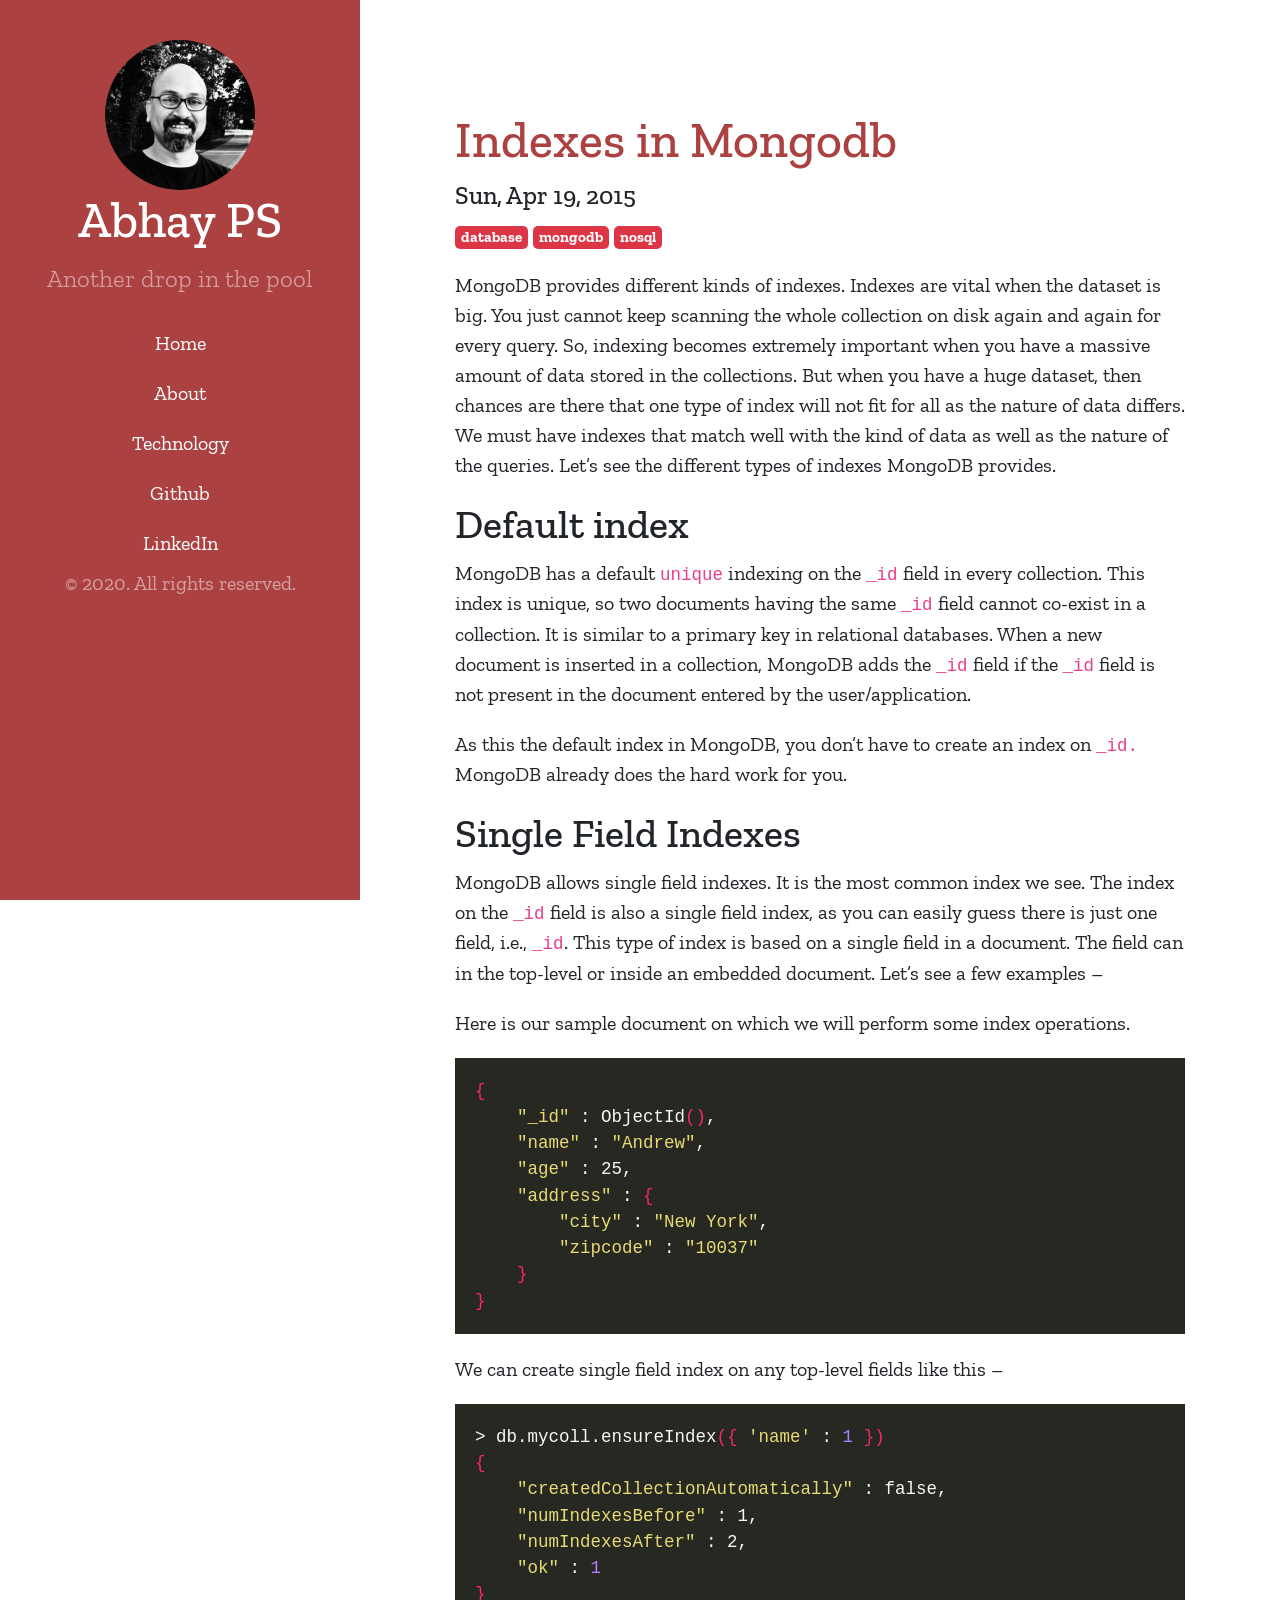
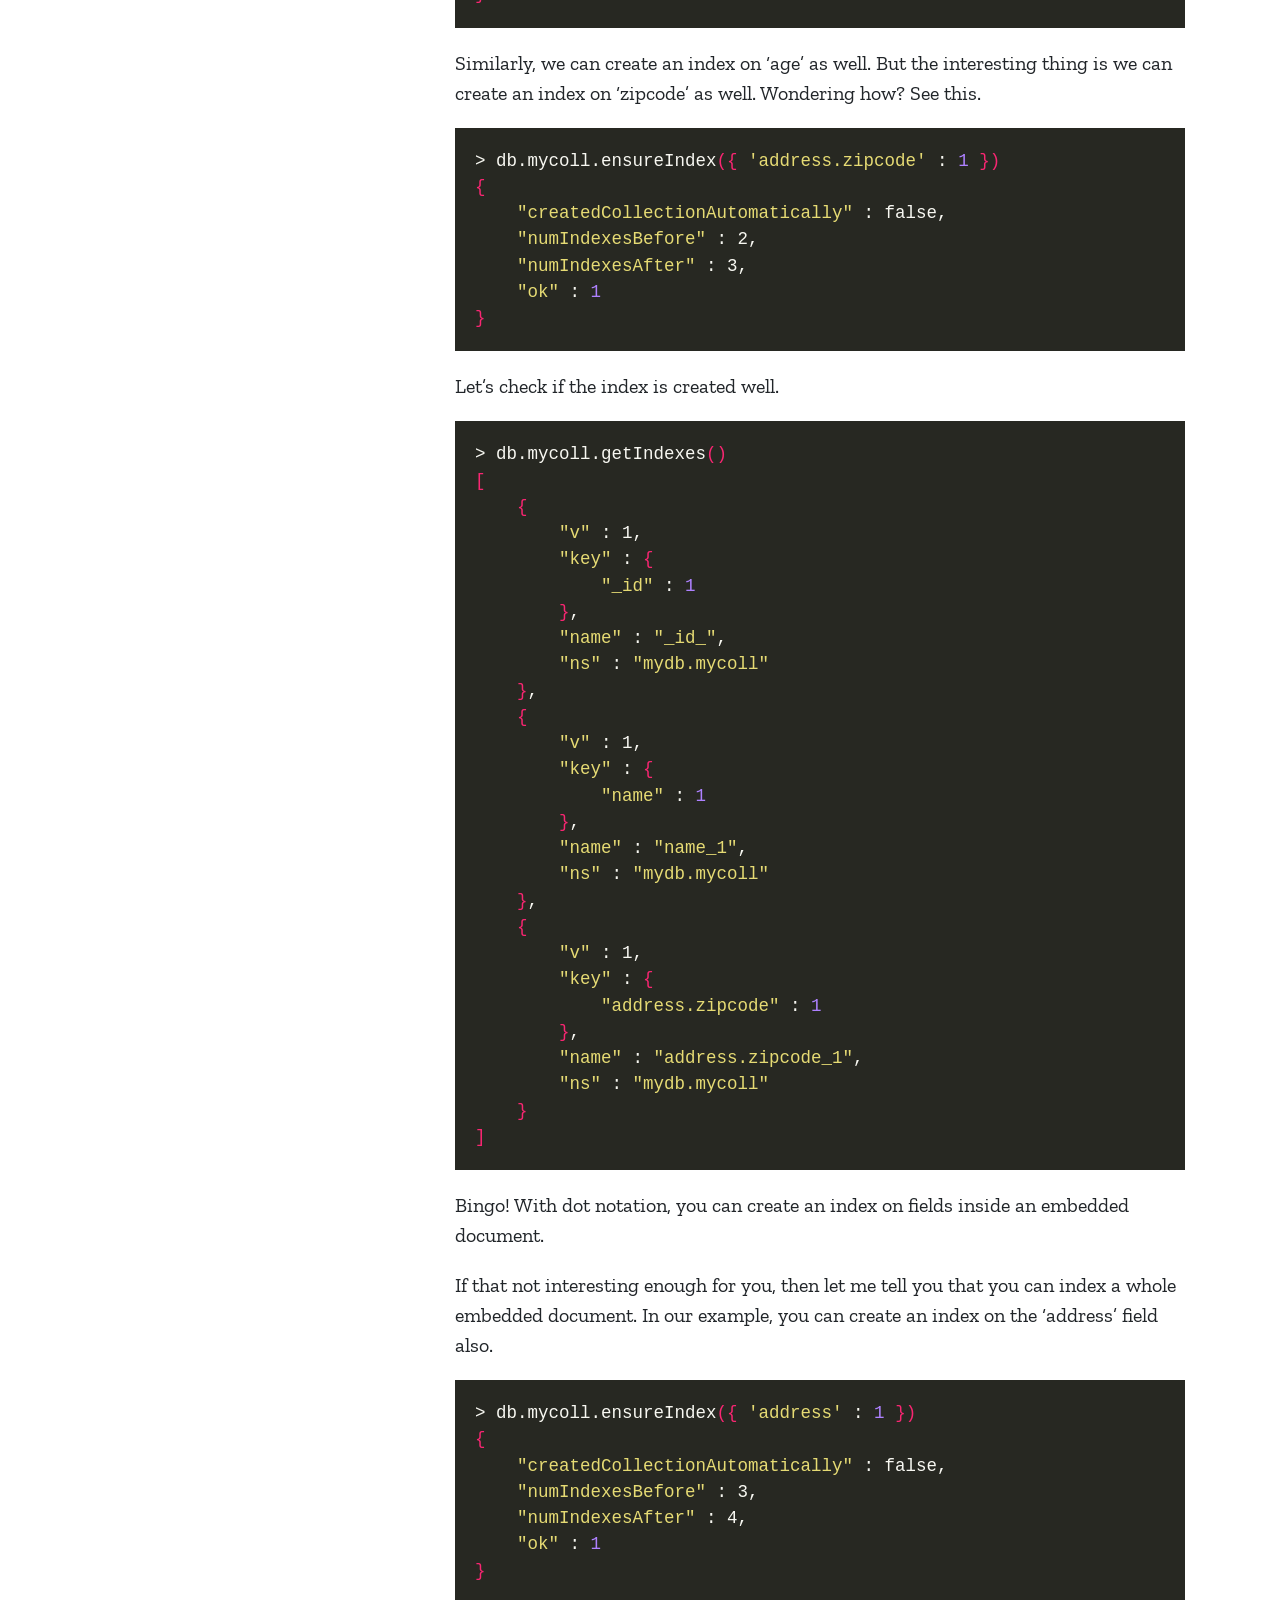
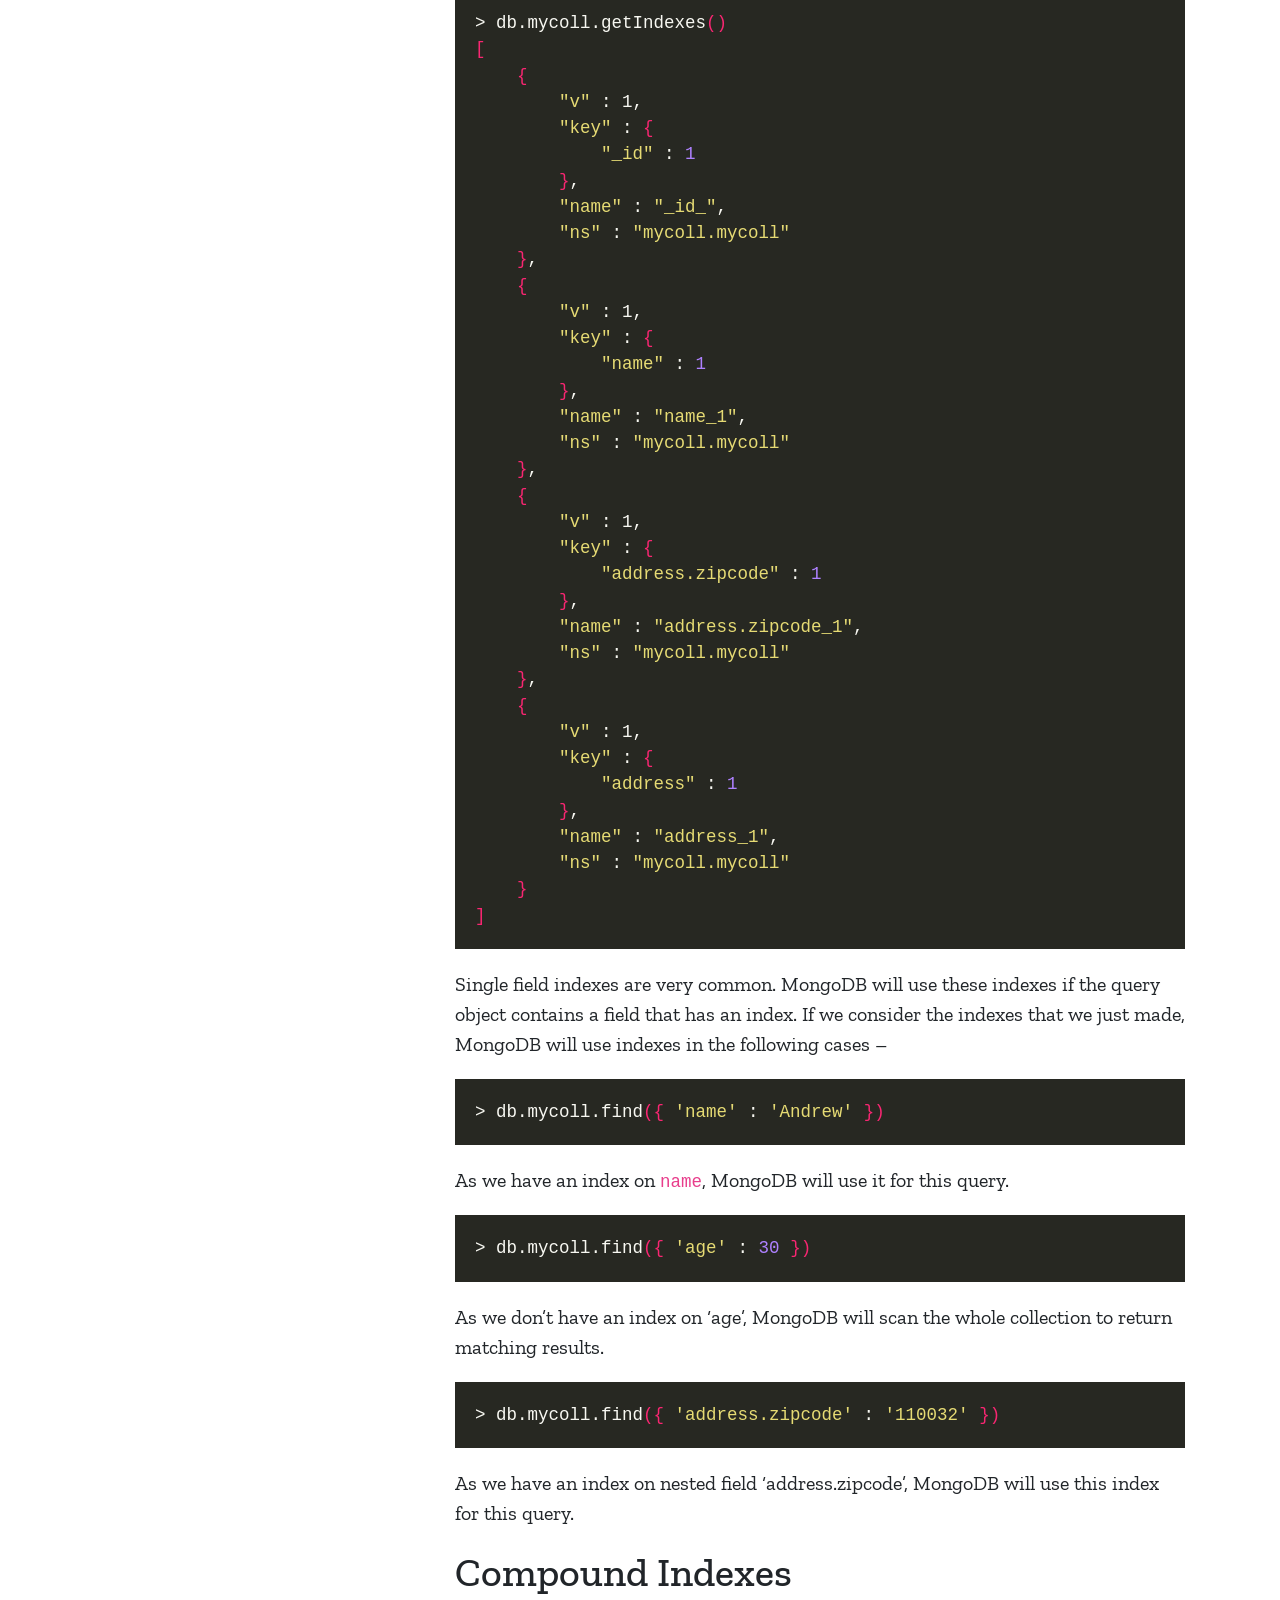
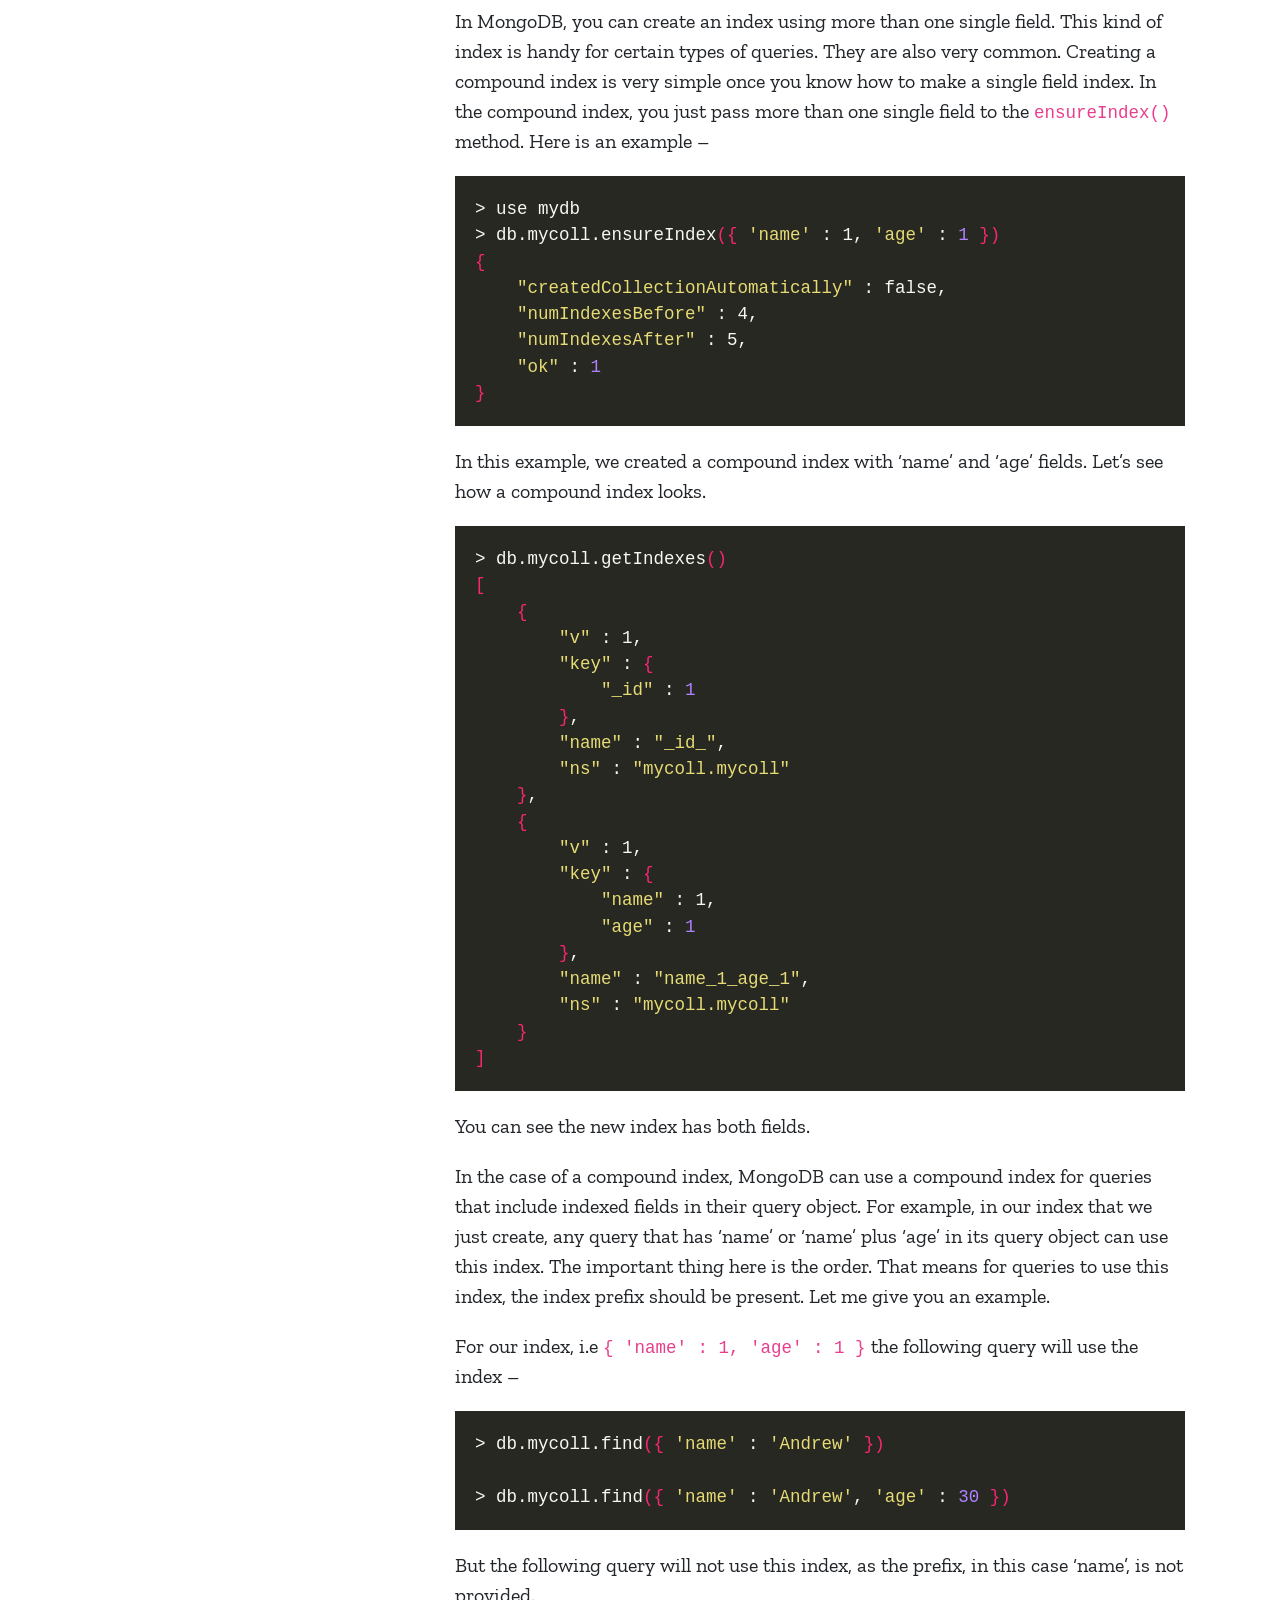
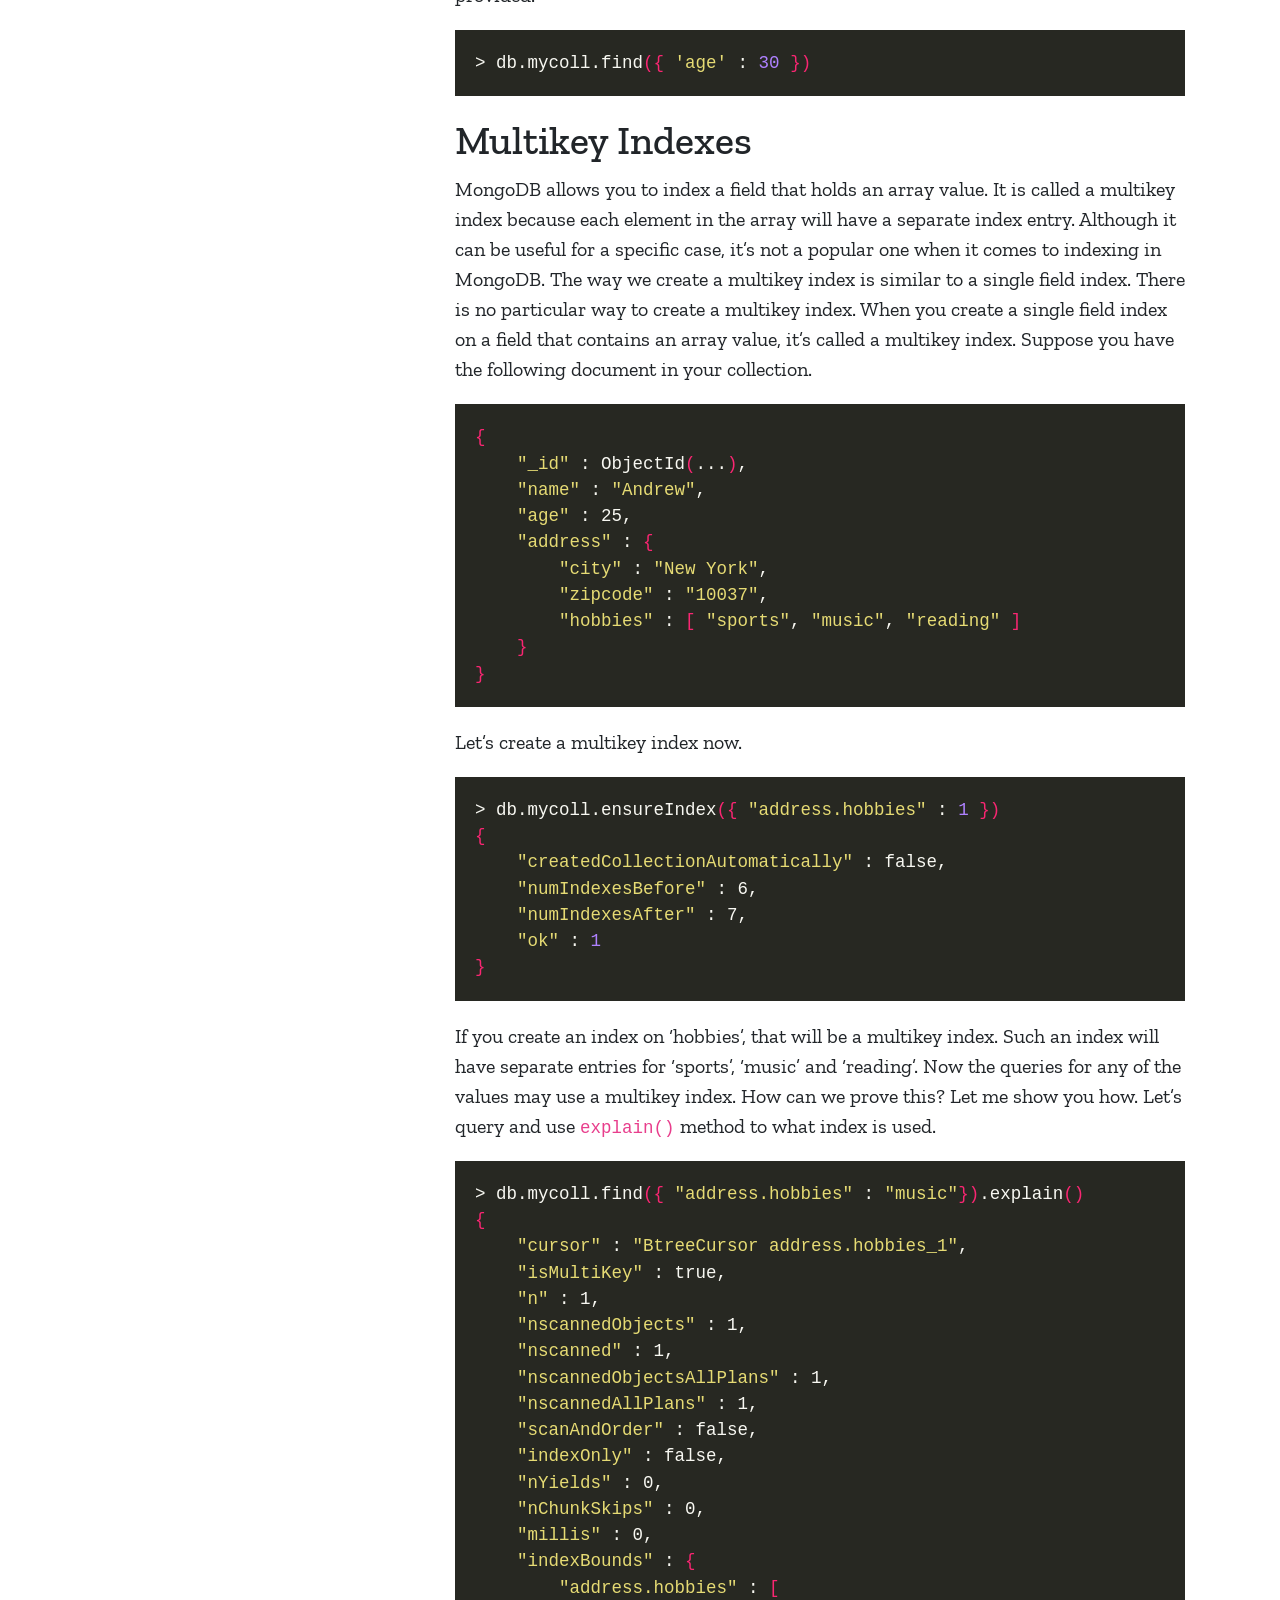
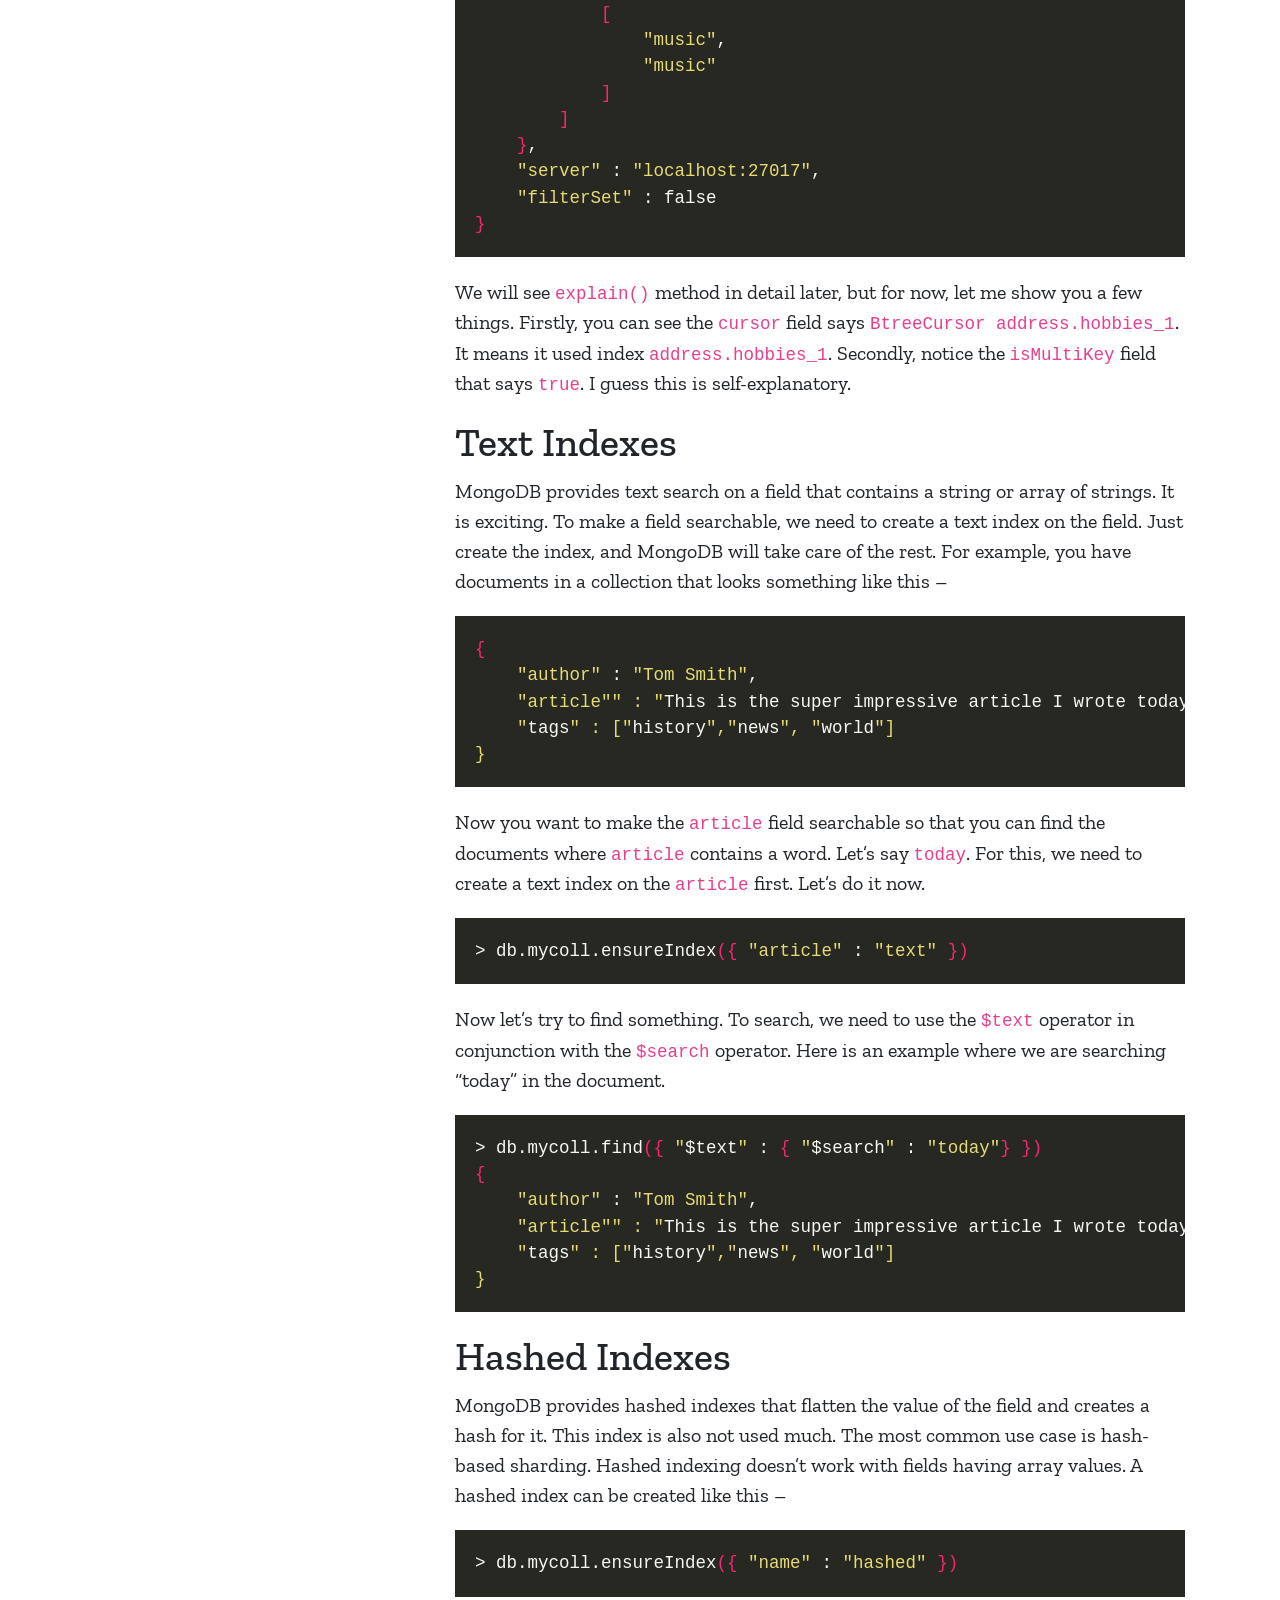
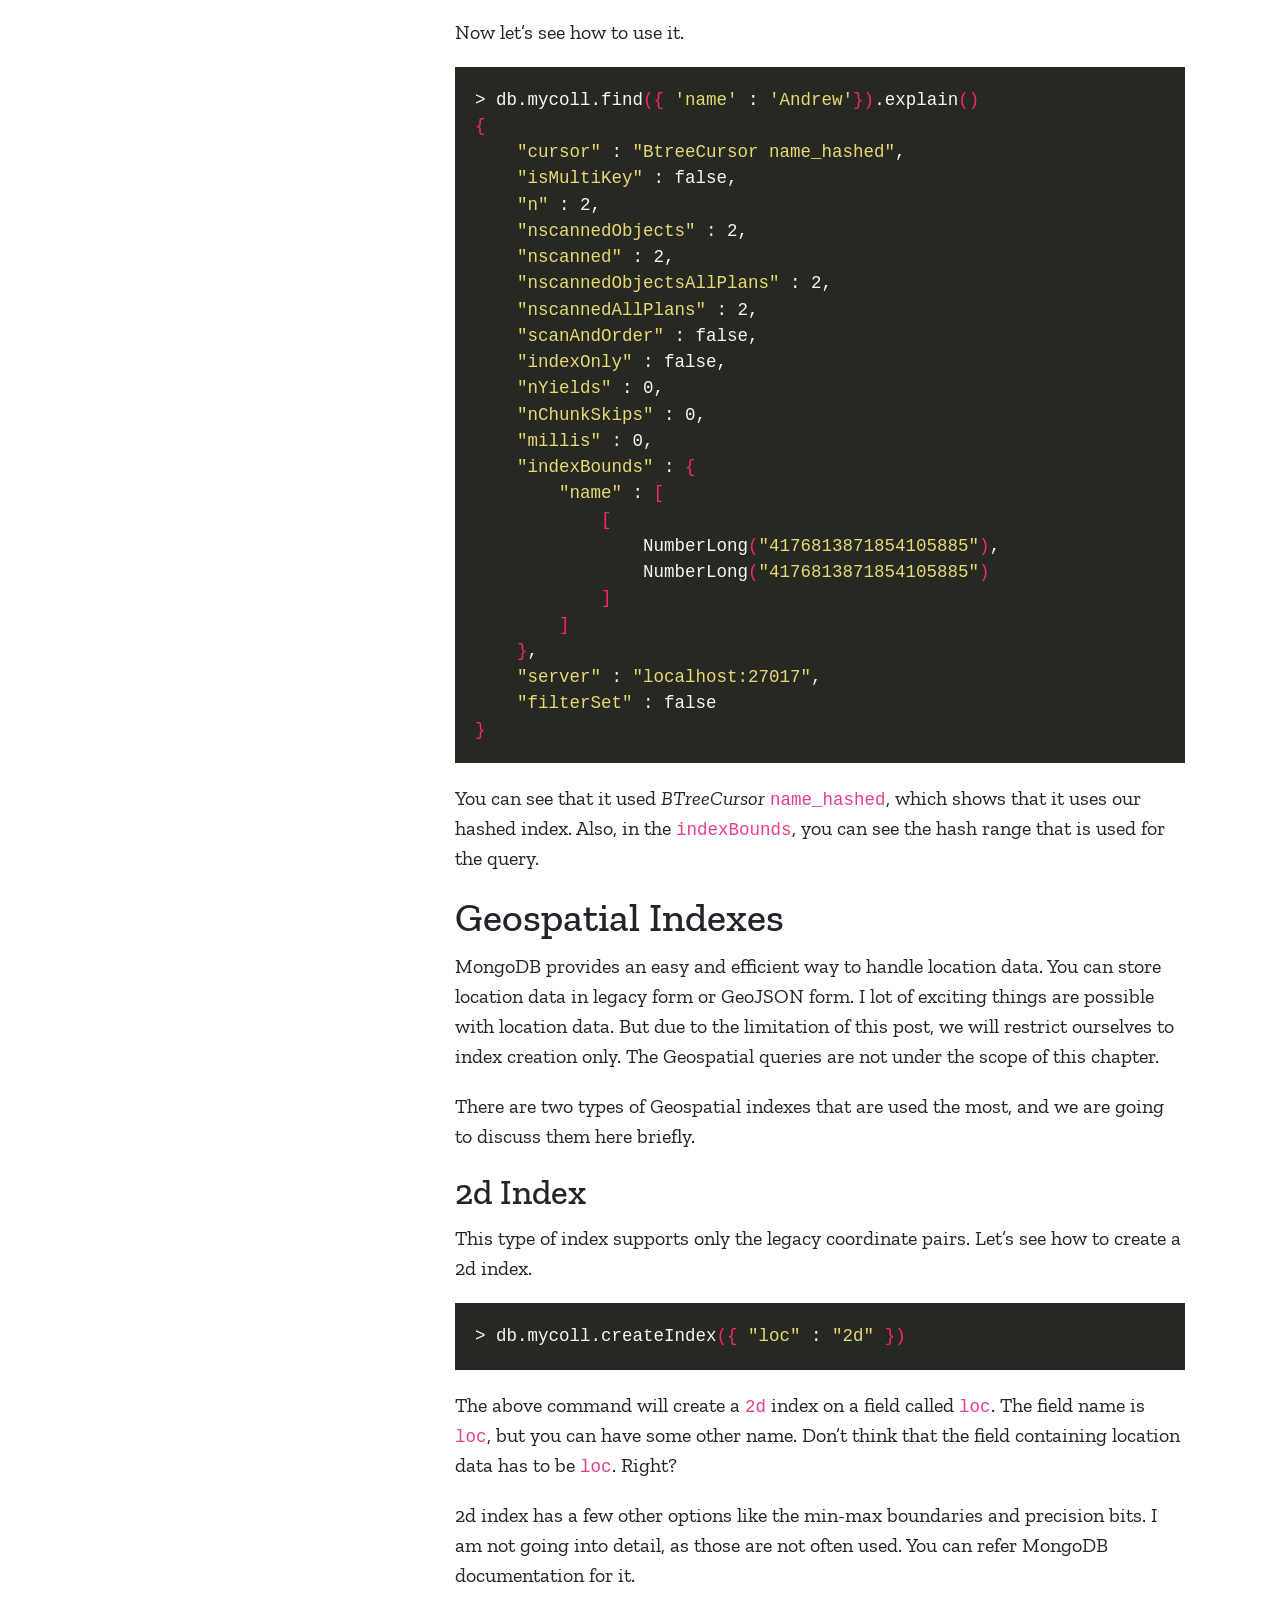
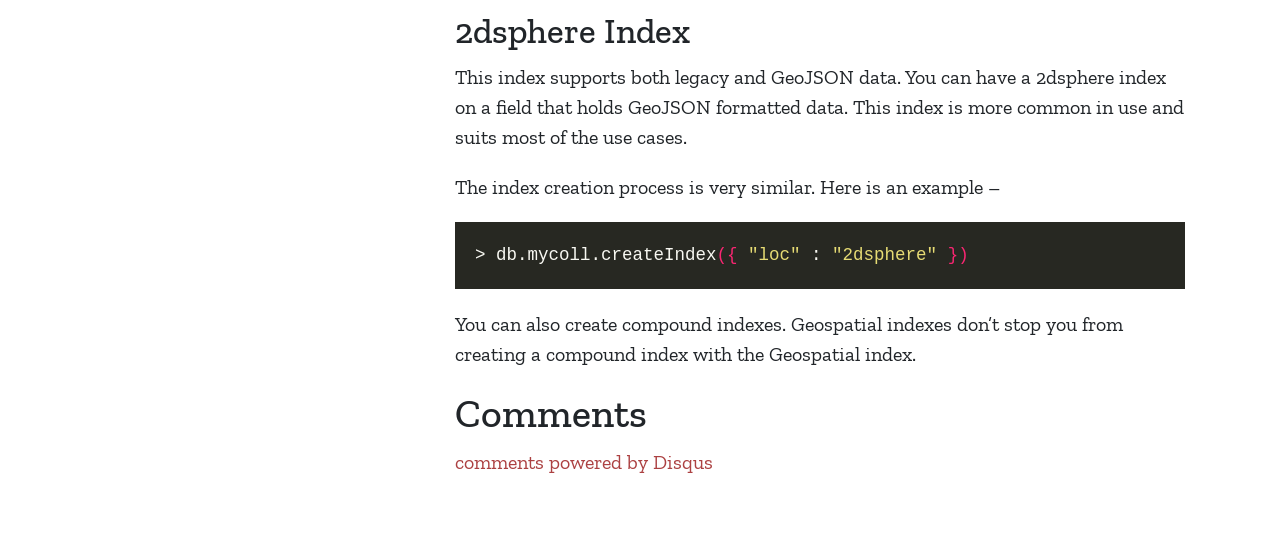
<file: posts/mongodb/indexes-in-mongodb/index.html>
<!DOCTYPE html>
<html xmlns="http://www.w3.org/1999/xhtml" xml:lang="en-us" lang="en-us">
<head>
  
  <script async src="https://www.googletagmanager.com/gtag/js?id=UA-51875295-4"></script>
  <script>
    window.dataLayer = window.dataLayer || [];
    function gtag(){dataLayer.push(arguments);}
    gtag('js', new Date());

    gtag('config', 'UA-51875295-4');
  </script>

  <script data-ad-client="ca-pub-3643130310535590" async src="https://pagead2.googlesyndication.com/pagead/js/adsbygoogle.js"></script>

  <meta http-equiv="content-type" content="text/html; charset=utf-8">
  <meta property="og:title" content="Indexes in Mongodb" />
<meta property="og:description" content="Detailed explanation of types and usage of different MongoDB indexes in a very simplified language." />
<meta property="og:type" content="article" />
<meta property="og:url" content="/posts/mongodb/indexes-in-mongodb/" />
<meta property="article:published_time" content="2015-04-19T15:01:32+01:00" />
<meta property="article:modified_time" content="2015-04-19T15:01:32+01:00" />


  
  <meta name="viewport" content="width=device-width, initial-scale=1, shrink-to-fit=no">

  <title>Indexes in Mongodb &middot; Abhay PS</title>
  <meta name="description" content="Detailed explanation of types and usage of different MongoDB indexes in a very simplified language." />

  
  <link rel="stylesheet" href="/css/bootstrap.min.css">
  <link type="text/css" rel="stylesheet" href="/css/main.css">
  <link rel="stylesheet" href="https://fonts.googleapis.com/css?family=Abril+Fatface|PT+Sans|Zilla+Slab:400,400i,700&display=swap">
</head>
  <body>
  <aside class="sidebar">
  <div class="container">
    <div class="">
      <div class="sidebar-about">
        <img src="/images/abhay-profile.jpg" class="rounded-circle logo-pic" alt="Abhay PS - Profile picture">
        <a href="/"><h1>Abhay PS</h1></a>
        <p class="lead">
          Another drop in the pool
        </p>
      </div>

      <nav class="">
        <ul class="nav flex-column">
          <li class="nav-item"><a class="nav-link" href="/">Home</a> </li>
          <li class="nav-item"><a class="nav-link" href="/about/"> About </a></li><li class="nav-item"><a class="nav-link" href="/categories/technology/"> Technology </a></li><li class="nav-item"><a class="nav-link" href="https://github.com/psabhay/"> Github </a></li><li class="nav-item"><a class="nav-link" href="https://www.linkedin.com/in/psabhay/"> LinkedIn </a></li>
        </ul>
      </nav>

      <p>&copy; 2020. All rights reserved. </p>
    </div>
  </div>
</aside>

    <main class="content">
    <div class="post container mt-4">
  <h1>Indexes in Mongodb</h1>
  <h5>
  <time datetime=2015-04-19T15:01:32&#43;0100 class="post-date">Sun, Apr 19, 2015</time>
  </h5>
  <p>
  
  
    
      <span class="badge badge-danger">
          <a class="tags" href="/tags/database/">database</a>
        </span>
      <span class="badge badge-danger">
          <a class="tags" href="/tags/mongodb/">mongodb</a>
        </span>
      <span class="badge badge-danger">
          <a class="tags" href="/tags/nosql/">nosql</a>
        </span>
  </p>
  <p>MongoDB provides different kinds of indexes. Indexes are vital when the dataset is big. You just cannot keep scanning the whole collection on disk again and again for every query. So, indexing becomes extremely important when you have a massive amount of data stored in the collections. But when you have a huge dataset, then chances are there that one type of index will not fit for all as the nature of data differs. We must have indexes that match well with the kind of data as well as the nature of the queries. Let’s see the different types of indexes MongoDB provides.</p>
<h2 id="default-index">Default index</h2>
<p>MongoDB has a default <code>unique</code> indexing on the <code>_id</code> field in every collection. This index is unique, so two documents having the same <code>_id</code> field cannot co-exist in a collection. It is similar to a primary key in relational databases.  When a new document is inserted in a collection, MongoDB adds the <code>_id</code> field if the <code>_id</code> field is not present in the document entered by the user/application.</p>
<p>As this the default index in MongoDB, you don’t have to create an index on <code>_id.</code> MongoDB already does the hard work for you.</p>
<h2 id="single-field-indexes">Single Field Indexes</h2>
<p>MongoDB allows single field indexes. It is the most common index we see.  The index on the <code>_id</code> field is also a single field index, as you can easily guess there is just one field, i.e., <code>_id</code>. This type of index is based on a single field in a document. The field can in the top-level or inside an embedded document. Let’s see a few examples –</p>
<p>Here is our sample document on which we will perform some index operations.</p>
<div class="highlight"><pre style="color:#f8f8f2;background-color:#272822;-moz-tab-size:4;-o-tab-size:4;tab-size:4"><code class="language-bash" data-lang="bash"><span style="color:#f92672">{</span>
    <span style="color:#e6db74">&#34;_id&#34;</span> : ObjectId<span style="color:#f92672">()</span>,
    <span style="color:#e6db74">&#34;name&#34;</span> : <span style="color:#e6db74">&#34;Andrew&#34;</span>,
    <span style="color:#e6db74">&#34;age&#34;</span> : 25,
    <span style="color:#e6db74">&#34;address&#34;</span> : <span style="color:#f92672">{</span>
        <span style="color:#e6db74">&#34;city&#34;</span> : <span style="color:#e6db74">&#34;New York&#34;</span>,
        <span style="color:#e6db74">&#34;zipcode&#34;</span> : <span style="color:#e6db74">&#34;10037&#34;</span>
    <span style="color:#f92672">}</span>
<span style="color:#f92672">}</span>
</code></pre></div><p>We can create single field index on any top-level fields like this –</p>
<div class="highlight"><pre style="color:#f8f8f2;background-color:#272822;-moz-tab-size:4;-o-tab-size:4;tab-size:4"><code class="language-bash" data-lang="bash">&gt; db.mycoll.ensureIndex<span style="color:#f92672">({</span> <span style="color:#e6db74">&#39;name&#39;</span> : <span style="color:#ae81ff">1</span> <span style="color:#f92672">})</span>
<span style="color:#f92672">{</span>
    <span style="color:#e6db74">&#34;createdCollectionAutomatically&#34;</span> : false,
    <span style="color:#e6db74">&#34;numIndexesBefore&#34;</span> : 1,
    <span style="color:#e6db74">&#34;numIndexesAfter&#34;</span> : 2,
    <span style="color:#e6db74">&#34;ok&#34;</span> : <span style="color:#ae81ff">1</span>
<span style="color:#f92672">}</span>
</code></pre></div><p>Similarly, we can create an index on &lsquo;age&rsquo; as well. But the interesting thing is we can create an index on &lsquo;zipcode&rsquo; as well. Wondering how? See this.</p>
<div class="highlight"><pre style="color:#f8f8f2;background-color:#272822;-moz-tab-size:4;-o-tab-size:4;tab-size:4"><code class="language-bash" data-lang="bash">&gt; db.mycoll.ensureIndex<span style="color:#f92672">({</span> <span style="color:#e6db74">&#39;address.zipcode&#39;</span> : <span style="color:#ae81ff">1</span> <span style="color:#f92672">})</span>
<span style="color:#f92672">{</span>
    <span style="color:#e6db74">&#34;createdCollectionAutomatically&#34;</span> : false,
    <span style="color:#e6db74">&#34;numIndexesBefore&#34;</span> : 2,
    <span style="color:#e6db74">&#34;numIndexesAfter&#34;</span> : 3,
    <span style="color:#e6db74">&#34;ok&#34;</span> : <span style="color:#ae81ff">1</span>
<span style="color:#f92672">}</span>
</code></pre></div><p>Let’s check if the index is created well.</p>
<div class="highlight"><pre style="color:#f8f8f2;background-color:#272822;-moz-tab-size:4;-o-tab-size:4;tab-size:4"><code class="language-bash" data-lang="bash">&gt; db.mycoll.getIndexes<span style="color:#f92672">()</span>
<span style="color:#f92672">[</span>
    <span style="color:#f92672">{</span>
        <span style="color:#e6db74">&#34;v&#34;</span> : 1,
        <span style="color:#e6db74">&#34;key&#34;</span> : <span style="color:#f92672">{</span>
            <span style="color:#e6db74">&#34;_id&#34;</span> : <span style="color:#ae81ff">1</span>
        <span style="color:#f92672">}</span>,
        <span style="color:#e6db74">&#34;name&#34;</span> : <span style="color:#e6db74">&#34;_id_&#34;</span>,
        <span style="color:#e6db74">&#34;ns&#34;</span> : <span style="color:#e6db74">&#34;mydb.mycoll&#34;</span>
    <span style="color:#f92672">}</span>,
    <span style="color:#f92672">{</span>
        <span style="color:#e6db74">&#34;v&#34;</span> : 1,
        <span style="color:#e6db74">&#34;key&#34;</span> : <span style="color:#f92672">{</span>
            <span style="color:#e6db74">&#34;name&#34;</span> : <span style="color:#ae81ff">1</span>
        <span style="color:#f92672">}</span>,
        <span style="color:#e6db74">&#34;name&#34;</span> : <span style="color:#e6db74">&#34;name_1&#34;</span>,
        <span style="color:#e6db74">&#34;ns&#34;</span> : <span style="color:#e6db74">&#34;mydb.mycoll&#34;</span>
    <span style="color:#f92672">}</span>,
    <span style="color:#f92672">{</span>
        <span style="color:#e6db74">&#34;v&#34;</span> : 1,
        <span style="color:#e6db74">&#34;key&#34;</span> : <span style="color:#f92672">{</span>
            <span style="color:#e6db74">&#34;address.zipcode&#34;</span> : <span style="color:#ae81ff">1</span>
        <span style="color:#f92672">}</span>,
        <span style="color:#e6db74">&#34;name&#34;</span> : <span style="color:#e6db74">&#34;address.zipcode_1&#34;</span>,
        <span style="color:#e6db74">&#34;ns&#34;</span> : <span style="color:#e6db74">&#34;mydb.mycoll&#34;</span>
    <span style="color:#f92672">}</span>
<span style="color:#f92672">]</span>
</code></pre></div><p>Bingo! With dot notation, you can create an index on fields inside an embedded document.</p>
<p>If that not interesting enough for you, then let me tell you that you can index a whole embedded document. In our example, you can create an index on the ‘address’ field also.</p>
<div class="highlight"><pre style="color:#f8f8f2;background-color:#272822;-moz-tab-size:4;-o-tab-size:4;tab-size:4"><code class="language-bash" data-lang="bash">&gt; db.mycoll.ensureIndex<span style="color:#f92672">({</span> <span style="color:#e6db74">&#39;address&#39;</span> : <span style="color:#ae81ff">1</span> <span style="color:#f92672">})</span>
<span style="color:#f92672">{</span>
    <span style="color:#e6db74">&#34;createdCollectionAutomatically&#34;</span> : false,
    <span style="color:#e6db74">&#34;numIndexesBefore&#34;</span> : 3,
    <span style="color:#e6db74">&#34;numIndexesAfter&#34;</span> : 4,
    <span style="color:#e6db74">&#34;ok&#34;</span> : <span style="color:#ae81ff">1</span>
<span style="color:#f92672">}</span>

&gt; db.mycoll.getIndexes<span style="color:#f92672">()</span>
<span style="color:#f92672">[</span>
    <span style="color:#f92672">{</span>
        <span style="color:#e6db74">&#34;v&#34;</span> : 1,
        <span style="color:#e6db74">&#34;key&#34;</span> : <span style="color:#f92672">{</span>
            <span style="color:#e6db74">&#34;_id&#34;</span> : <span style="color:#ae81ff">1</span>
        <span style="color:#f92672">}</span>,
        <span style="color:#e6db74">&#34;name&#34;</span> : <span style="color:#e6db74">&#34;_id_&#34;</span>,
        <span style="color:#e6db74">&#34;ns&#34;</span> : <span style="color:#e6db74">&#34;mycoll.mycoll&#34;</span>
    <span style="color:#f92672">}</span>,
    <span style="color:#f92672">{</span>
        <span style="color:#e6db74">&#34;v&#34;</span> : 1,
        <span style="color:#e6db74">&#34;key&#34;</span> : <span style="color:#f92672">{</span>
            <span style="color:#e6db74">&#34;name&#34;</span> : <span style="color:#ae81ff">1</span>
        <span style="color:#f92672">}</span>,
        <span style="color:#e6db74">&#34;name&#34;</span> : <span style="color:#e6db74">&#34;name_1&#34;</span>,
        <span style="color:#e6db74">&#34;ns&#34;</span> : <span style="color:#e6db74">&#34;mycoll.mycoll&#34;</span>
    <span style="color:#f92672">}</span>,
    <span style="color:#f92672">{</span>
        <span style="color:#e6db74">&#34;v&#34;</span> : 1,
        <span style="color:#e6db74">&#34;key&#34;</span> : <span style="color:#f92672">{</span>
            <span style="color:#e6db74">&#34;address.zipcode&#34;</span> : <span style="color:#ae81ff">1</span>
        <span style="color:#f92672">}</span>,
        <span style="color:#e6db74">&#34;name&#34;</span> : <span style="color:#e6db74">&#34;address.zipcode_1&#34;</span>,
        <span style="color:#e6db74">&#34;ns&#34;</span> : <span style="color:#e6db74">&#34;mycoll.mycoll&#34;</span>
    <span style="color:#f92672">}</span>,
    <span style="color:#f92672">{</span>
        <span style="color:#e6db74">&#34;v&#34;</span> : 1,
        <span style="color:#e6db74">&#34;key&#34;</span> : <span style="color:#f92672">{</span>
            <span style="color:#e6db74">&#34;address&#34;</span> : <span style="color:#ae81ff">1</span>
        <span style="color:#f92672">}</span>,
        <span style="color:#e6db74">&#34;name&#34;</span> : <span style="color:#e6db74">&#34;address_1&#34;</span>,
        <span style="color:#e6db74">&#34;ns&#34;</span> : <span style="color:#e6db74">&#34;mycoll.mycoll&#34;</span>
    <span style="color:#f92672">}</span>
<span style="color:#f92672">]</span>
</code></pre></div><p>Single field indexes are very common. MongoDB will use these indexes if the query object contains a field that has an index. If we consider the indexes that we just made, MongoDB will use indexes in the following cases –</p>
<div class="highlight"><pre style="color:#f8f8f2;background-color:#272822;-moz-tab-size:4;-o-tab-size:4;tab-size:4"><code class="language-bash" data-lang="bash">&gt; db.mycoll.find<span style="color:#f92672">({</span> <span style="color:#e6db74">&#39;name&#39;</span> : <span style="color:#e6db74">&#39;Andrew&#39;</span> <span style="color:#f92672">})</span>
</code></pre></div><p>As we have an index on <code>name</code>, MongoDB will use it for this query.</p>
<div class="highlight"><pre style="color:#f8f8f2;background-color:#272822;-moz-tab-size:4;-o-tab-size:4;tab-size:4"><code class="language-bash" data-lang="bash">&gt; db.mycoll.find<span style="color:#f92672">({</span> <span style="color:#e6db74">&#39;age&#39;</span> : <span style="color:#ae81ff">30</span> <span style="color:#f92672">})</span>
</code></pre></div><p>As we don’t have an index on &lsquo;age&rsquo;, MongoDB will scan the whole collection to return matching results.</p>
<div class="highlight"><pre style="color:#f8f8f2;background-color:#272822;-moz-tab-size:4;-o-tab-size:4;tab-size:4"><code class="language-bash" data-lang="bash">&gt; db.mycoll.find<span style="color:#f92672">({</span> <span style="color:#e6db74">&#39;address.zipcode&#39;</span> : <span style="color:#e6db74">&#39;110032&#39;</span> <span style="color:#f92672">})</span>
</code></pre></div><p>As we have an index on nested field &lsquo;address.zipcode&rsquo;, MongoDB will use this index for this query.</p>
<h2 id="compound-indexes">Compound Indexes</h2>
<p>In MongoDB, you can create an index using more than one single field. This kind of index is handy for certain types of queries. They are also very common. Creating a compound index is very simple once you know how to make a single field index. In the compound index, you just pass more than one single field to the <code>ensureIndex()</code> method. Here is an example –</p>
<div class="highlight"><pre style="color:#f8f8f2;background-color:#272822;-moz-tab-size:4;-o-tab-size:4;tab-size:4"><code class="language-bash" data-lang="bash">&gt; use mydb
&gt; db.mycoll.ensureIndex<span style="color:#f92672">({</span> <span style="color:#e6db74">&#39;name&#39;</span> : 1, <span style="color:#e6db74">&#39;age&#39;</span> : <span style="color:#ae81ff">1</span> <span style="color:#f92672">})</span>
<span style="color:#f92672">{</span>
    <span style="color:#e6db74">&#34;createdCollectionAutomatically&#34;</span> : false,
    <span style="color:#e6db74">&#34;numIndexesBefore&#34;</span> : 4,
    <span style="color:#e6db74">&#34;numIndexesAfter&#34;</span> : 5,
    <span style="color:#e6db74">&#34;ok&#34;</span> : <span style="color:#ae81ff">1</span>
<span style="color:#f92672">}</span>
</code></pre></div><p>In this example, we created a compound index with ‘name’ and ‘age’ fields. Let’s see how a compound index looks.</p>
<div class="highlight"><pre style="color:#f8f8f2;background-color:#272822;-moz-tab-size:4;-o-tab-size:4;tab-size:4"><code class="language-bash" data-lang="bash">&gt; db.mycoll.getIndexes<span style="color:#f92672">()</span>
<span style="color:#f92672">[</span>
    <span style="color:#f92672">{</span>
        <span style="color:#e6db74">&#34;v&#34;</span> : 1,
        <span style="color:#e6db74">&#34;key&#34;</span> : <span style="color:#f92672">{</span>
            <span style="color:#e6db74">&#34;_id&#34;</span> : <span style="color:#ae81ff">1</span>
        <span style="color:#f92672">}</span>,
        <span style="color:#e6db74">&#34;name&#34;</span> : <span style="color:#e6db74">&#34;_id_&#34;</span>,
        <span style="color:#e6db74">&#34;ns&#34;</span> : <span style="color:#e6db74">&#34;mycoll.mycoll&#34;</span>
    <span style="color:#f92672">}</span>,
    <span style="color:#f92672">{</span>
        <span style="color:#e6db74">&#34;v&#34;</span> : 1,
        <span style="color:#e6db74">&#34;key&#34;</span> : <span style="color:#f92672">{</span>
            <span style="color:#e6db74">&#34;name&#34;</span> : 1,
            <span style="color:#e6db74">&#34;age&#34;</span> : <span style="color:#ae81ff">1</span>
        <span style="color:#f92672">}</span>,
        <span style="color:#e6db74">&#34;name&#34;</span> : <span style="color:#e6db74">&#34;name_1_age_1&#34;</span>,
        <span style="color:#e6db74">&#34;ns&#34;</span> : <span style="color:#e6db74">&#34;mycoll.mycoll&#34;</span>
    <span style="color:#f92672">}</span>
<span style="color:#f92672">]</span>
</code></pre></div><p>You can see the new index has both fields.</p>
<p>In the case of a compound index, MongoDB can use a compound index for queries that include indexed fields in their query object. For example, in our index that we just create, any query that has ‘name’ or &lsquo;name&rsquo; plus &lsquo;age&rsquo; in its query object can use this index. The important thing here is the order. That means for queries to use this index, the index prefix should be present. Let me give you an example.</p>
<p>For our index, i.e <code>{ 'name' : 1, 'age' : 1 }</code> the following query will use the index –</p>
<div class="highlight"><pre style="color:#f8f8f2;background-color:#272822;-moz-tab-size:4;-o-tab-size:4;tab-size:4"><code class="language-bash" data-lang="bash">&gt; db.mycoll.find<span style="color:#f92672">({</span> <span style="color:#e6db74">&#39;name&#39;</span> : <span style="color:#e6db74">&#39;Andrew&#39;</span> <span style="color:#f92672">})</span>

&gt; db.mycoll.find<span style="color:#f92672">({</span> <span style="color:#e6db74">&#39;name&#39;</span> : <span style="color:#e6db74">&#39;Andrew&#39;</span>, <span style="color:#e6db74">&#39;age&#39;</span> : <span style="color:#ae81ff">30</span> <span style="color:#f92672">})</span>
</code></pre></div><p>But the following query will not use this index, as the prefix, in this case ‘name’, is not provided.</p>
<div class="highlight"><pre style="color:#f8f8f2;background-color:#272822;-moz-tab-size:4;-o-tab-size:4;tab-size:4"><code class="language-bash" data-lang="bash">&gt; db.mycoll.find<span style="color:#f92672">({</span> <span style="color:#e6db74">&#39;age&#39;</span> : <span style="color:#ae81ff">30</span> <span style="color:#f92672">})</span>
</code></pre></div><h2 id="multikey-indexes">Multikey Indexes</h2>
<p>MongoDB allows you to index a field that holds an array value. It is called a multikey index because each element in the array will have a separate index entry. Although it can be useful for a specific case, it&rsquo;s not a popular one when it comes to indexing in MongoDB. The way we create a multikey index is similar to a single field index. There is no particular way to create a multikey index. When you create a single field index on a field that contains an array value, it&rsquo;s called a multikey index. Suppose you have the following document in your collection.</p>
<div class="highlight"><pre style="color:#f8f8f2;background-color:#272822;-moz-tab-size:4;-o-tab-size:4;tab-size:4"><code class="language-bash" data-lang="bash"><span style="color:#f92672">{</span>
    <span style="color:#e6db74">&#34;_id&#34;</span> : ObjectId<span style="color:#f92672">(</span>...<span style="color:#f92672">)</span>,
    <span style="color:#e6db74">&#34;name&#34;</span> : <span style="color:#e6db74">&#34;Andrew&#34;</span>,
    <span style="color:#e6db74">&#34;age&#34;</span> : 25,
    <span style="color:#e6db74">&#34;address&#34;</span> : <span style="color:#f92672">{</span>
        <span style="color:#e6db74">&#34;city&#34;</span> : <span style="color:#e6db74">&#34;New York&#34;</span>,
        <span style="color:#e6db74">&#34;zipcode&#34;</span> : <span style="color:#e6db74">&#34;10037&#34;</span>,
        <span style="color:#e6db74">&#34;hobbies&#34;</span> : <span style="color:#f92672">[</span> <span style="color:#e6db74">&#34;sports&#34;</span>, <span style="color:#e6db74">&#34;music&#34;</span>, <span style="color:#e6db74">&#34;reading&#34;</span> <span style="color:#f92672">]</span>
    <span style="color:#f92672">}</span>
<span style="color:#f92672">}</span>
</code></pre></div><p>Let’s create a multikey index now.</p>
<div class="highlight"><pre style="color:#f8f8f2;background-color:#272822;-moz-tab-size:4;-o-tab-size:4;tab-size:4"><code class="language-bash" data-lang="bash">&gt; db.mycoll.ensureIndex<span style="color:#f92672">({</span> <span style="color:#e6db74">&#34;address.hobbies&#34;</span> : <span style="color:#ae81ff">1</span> <span style="color:#f92672">})</span>
<span style="color:#f92672">{</span>
    <span style="color:#e6db74">&#34;createdCollectionAutomatically&#34;</span> : false,
    <span style="color:#e6db74">&#34;numIndexesBefore&#34;</span> : 6,
    <span style="color:#e6db74">&#34;numIndexesAfter&#34;</span> : 7,
    <span style="color:#e6db74">&#34;ok&#34;</span> : <span style="color:#ae81ff">1</span>
<span style="color:#f92672">}</span>
</code></pre></div><p>If you create an index on &lsquo;hobbies&rsquo;, that will be a multikey index. Such an index will have separate entries for &lsquo;sports&rsquo;, &lsquo;music&rsquo; and &lsquo;reading&rsquo;. Now the queries for any of the values may use a multikey index. How can we prove this? Let me show you how. Let’s query and use <code>explain()</code> method to what index is used.</p>
<div class="highlight"><pre style="color:#f8f8f2;background-color:#272822;-moz-tab-size:4;-o-tab-size:4;tab-size:4"><code class="language-bash" data-lang="bash">&gt; db.mycoll.find<span style="color:#f92672">({</span> <span style="color:#e6db74">&#34;address.hobbies&#34;</span> : <span style="color:#e6db74">&#34;music&#34;</span><span style="color:#f92672">})</span>.explain<span style="color:#f92672">()</span>
<span style="color:#f92672">{</span>
    <span style="color:#e6db74">&#34;cursor&#34;</span> : <span style="color:#e6db74">&#34;BtreeCursor address.hobbies_1&#34;</span>,
    <span style="color:#e6db74">&#34;isMultiKey&#34;</span> : true,
    <span style="color:#e6db74">&#34;n&#34;</span> : 1,
    <span style="color:#e6db74">&#34;nscannedObjects&#34;</span> : 1,
    <span style="color:#e6db74">&#34;nscanned&#34;</span> : 1,
    <span style="color:#e6db74">&#34;nscannedObjectsAllPlans&#34;</span> : 1,
    <span style="color:#e6db74">&#34;nscannedAllPlans&#34;</span> : 1,
    <span style="color:#e6db74">&#34;scanAndOrder&#34;</span> : false,
    <span style="color:#e6db74">&#34;indexOnly&#34;</span> : false,
    <span style="color:#e6db74">&#34;nYields&#34;</span> : 0,
    <span style="color:#e6db74">&#34;nChunkSkips&#34;</span> : 0,
    <span style="color:#e6db74">&#34;millis&#34;</span> : 0,
    <span style="color:#e6db74">&#34;indexBounds&#34;</span> : <span style="color:#f92672">{</span>
        <span style="color:#e6db74">&#34;address.hobbies&#34;</span> : <span style="color:#f92672">[</span>
            <span style="color:#f92672">[</span>
                <span style="color:#e6db74">&#34;music&#34;</span>,
                <span style="color:#e6db74">&#34;music&#34;</span>
            <span style="color:#f92672">]</span>
        <span style="color:#f92672">]</span>
    <span style="color:#f92672">}</span>,
    <span style="color:#e6db74">&#34;server&#34;</span> : <span style="color:#e6db74">&#34;localhost:27017&#34;</span>,
    <span style="color:#e6db74">&#34;filterSet&#34;</span> : false
<span style="color:#f92672">}</span>
</code></pre></div><p>We will see <code>explain()</code> method in detail later, but for now, let me show you a few things. Firstly, you can see the <code>cursor</code> field says <code>BtreeCursor address.hobbies_1</code>. It means it used index <code>address.hobbies_1</code>. Secondly, notice the <code>isMultiKey</code> field that says <code>true</code>. I guess this is self-explanatory.</p>
<h2 id="text-indexes">Text Indexes</h2>
<p>MongoDB provides text search on a field that contains a string or array of strings. It is exciting. To make a field searchable, we need to create a text index on the field. Just create the index, and MongoDB will take care of the rest. For example, you have documents in a collection that looks something like this –</p>
<div class="highlight"><pre style="color:#f8f8f2;background-color:#272822;-moz-tab-size:4;-o-tab-size:4;tab-size:4"><code class="language-bash" data-lang="bash"><span style="color:#f92672">{</span>
    <span style="color:#e6db74">&#34;author&#34;</span> : <span style="color:#e6db74">&#34;Tom Smith&#34;</span>,
    <span style="color:#e6db74">&#34;article&#34;&#34; : &#34;</span>This is the super impressive article I wrote today.<span style="color:#e6db74">&#34;,
</span><span style="color:#e6db74">    &#34;</span>tags<span style="color:#e6db74">&#34; : [&#34;</span>history<span style="color:#e6db74">&#34;,&#34;</span>news<span style="color:#e6db74">&#34;, &#34;</span>world<span style="color:#e6db74">&#34;]
</span><span style="color:#e6db74">}
</span></code></pre></div><p>Now you want to make the <code>article</code> field searchable so that you can find the documents where <code>article</code> contains a word. Let’s say <code>today</code>. For this, we need to create a text index on the <code>article</code> first. Let’s do it now.</p>
<div class="highlight"><pre style="color:#f8f8f2;background-color:#272822;-moz-tab-size:4;-o-tab-size:4;tab-size:4"><code class="language-bash" data-lang="bash">&gt; db.mycoll.ensureIndex<span style="color:#f92672">({</span> <span style="color:#e6db74">&#34;article&#34;</span> : <span style="color:#e6db74">&#34;text&#34;</span> <span style="color:#f92672">})</span>
</code></pre></div><p>Now let’s try to find something. To search, we need to use the <code>$text</code> operator in conjunction with the <code>$search</code> operator. Here is an example where we are searching &ldquo;today&rdquo; in the document.</p>
<div class="highlight"><pre style="color:#f8f8f2;background-color:#272822;-moz-tab-size:4;-o-tab-size:4;tab-size:4"><code class="language-bash" data-lang="bash">&gt; db.mycoll.find<span style="color:#f92672">({</span> <span style="color:#e6db74">&#34;</span>$text<span style="color:#e6db74">&#34;</span> : <span style="color:#f92672">{</span> <span style="color:#e6db74">&#34;</span>$search<span style="color:#e6db74">&#34;</span> : <span style="color:#e6db74">&#34;today&#34;</span><span style="color:#f92672">}</span> <span style="color:#f92672">})</span>
<span style="color:#f92672">{</span>
    <span style="color:#e6db74">&#34;author&#34;</span> : <span style="color:#e6db74">&#34;Tom Smith&#34;</span>,
    <span style="color:#e6db74">&#34;article&#34;&#34; : &#34;</span>This is the super impressive article I wrote today.<span style="color:#e6db74">&#34;,
</span><span style="color:#e6db74">    &#34;</span>tags<span style="color:#e6db74">&#34; : [&#34;</span>history<span style="color:#e6db74">&#34;,&#34;</span>news<span style="color:#e6db74">&#34;, &#34;</span>world<span style="color:#e6db74">&#34;]
</span><span style="color:#e6db74">}
</span></code></pre></div><h2 id="hashed-indexes">Hashed Indexes</h2>
<p>MongoDB provides hashed indexes that flatten the value of the field and creates a hash for it. This index is also not used much. The most common use case is hash-based sharding. Hashed indexing doesn’t work with fields having array values. A hashed index can be created like this –</p>
<div class="highlight"><pre style="color:#f8f8f2;background-color:#272822;-moz-tab-size:4;-o-tab-size:4;tab-size:4"><code class="language-bash" data-lang="bash">&gt; db.mycoll.ensureIndex<span style="color:#f92672">({</span> <span style="color:#e6db74">&#34;name&#34;</span> : <span style="color:#e6db74">&#34;hashed&#34;</span> <span style="color:#f92672">})</span>
</code></pre></div><p>Now let’s see how to use it.</p>
<div class="highlight"><pre style="color:#f8f8f2;background-color:#272822;-moz-tab-size:4;-o-tab-size:4;tab-size:4"><code class="language-bash" data-lang="bash">&gt; db.mycoll.find<span style="color:#f92672">({</span> <span style="color:#e6db74">&#39;name&#39;</span> : <span style="color:#e6db74">&#39;Andrew&#39;</span><span style="color:#f92672">})</span>.explain<span style="color:#f92672">()</span>
<span style="color:#f92672">{</span>
    <span style="color:#e6db74">&#34;cursor&#34;</span> : <span style="color:#e6db74">&#34;BtreeCursor name_hashed&#34;</span>,
    <span style="color:#e6db74">&#34;isMultiKey&#34;</span> : false,
    <span style="color:#e6db74">&#34;n&#34;</span> : 2,
    <span style="color:#e6db74">&#34;nscannedObjects&#34;</span> : 2,
    <span style="color:#e6db74">&#34;nscanned&#34;</span> : 2,
    <span style="color:#e6db74">&#34;nscannedObjectsAllPlans&#34;</span> : 2,
    <span style="color:#e6db74">&#34;nscannedAllPlans&#34;</span> : 2,
    <span style="color:#e6db74">&#34;scanAndOrder&#34;</span> : false,
    <span style="color:#e6db74">&#34;indexOnly&#34;</span> : false,
    <span style="color:#e6db74">&#34;nYields&#34;</span> : 0,
    <span style="color:#e6db74">&#34;nChunkSkips&#34;</span> : 0,
    <span style="color:#e6db74">&#34;millis&#34;</span> : 0,
    <span style="color:#e6db74">&#34;indexBounds&#34;</span> : <span style="color:#f92672">{</span>
        <span style="color:#e6db74">&#34;name&#34;</span> : <span style="color:#f92672">[</span>
            <span style="color:#f92672">[</span>
                NumberLong<span style="color:#f92672">(</span><span style="color:#e6db74">&#34;4176813871854105885&#34;</span><span style="color:#f92672">)</span>,
                NumberLong<span style="color:#f92672">(</span><span style="color:#e6db74">&#34;4176813871854105885&#34;</span><span style="color:#f92672">)</span>
            <span style="color:#f92672">]</span>
        <span style="color:#f92672">]</span>
    <span style="color:#f92672">}</span>,
    <span style="color:#e6db74">&#34;server&#34;</span> : <span style="color:#e6db74">&#34;localhost:27017&#34;</span>,
    <span style="color:#e6db74">&#34;filterSet&#34;</span> : false
<span style="color:#f92672">}</span>
</code></pre></div><p>You can see that it used <em>BTreeCursor</em> <code>name_hashed</code>, which shows that it uses our hashed index. Also, in the <code>indexBounds</code>, you can see the hash range that is used for the query.</p>
<h2 id="geospatial-indexes">Geospatial Indexes</h2>
<p>MongoDB provides an easy and efficient way to handle location data. You can store location data in legacy form or GeoJSON form. I lot of exciting things are possible with location data. But due to the limitation of this post, we will restrict ourselves to index creation only. The Geospatial queries are not under the scope of this chapter.</p>
<p>There are two types of Geospatial indexes that are used the most, and we are going to discuss them here briefly.</p>
<h3 id="2d-index">2d Index</h3>
<p>This type of index supports only the legacy coordinate pairs. Let’s see how to create a 2d index.</p>
<div class="highlight"><pre style="color:#f8f8f2;background-color:#272822;-moz-tab-size:4;-o-tab-size:4;tab-size:4"><code class="language-bash" data-lang="bash">&gt; db.mycoll.createIndex<span style="color:#f92672">({</span> <span style="color:#e6db74">&#34;loc&#34;</span> : <span style="color:#e6db74">&#34;2d&#34;</span> <span style="color:#f92672">})</span>
</code></pre></div><p>The above command will create a <code>2d</code> index on a field called <code>loc</code>. The field name is <code>loc</code>, but you can have some other name. Don’t think that the field containing location data has to be <code>loc</code>. Right?</p>
<p>2d index has a few other options like the min-max boundaries and precision bits. I am not going into detail, as those are not often used. You can refer MongoDB documentation for it.</p>
<h3 id="2dsphere-index">2dsphere Index</h3>
<p>This index supports both legacy and GeoJSON data. You can have a 2dsphere index on a field that holds GeoJSON formatted data. This index is more common in use and suits most of the use cases.</p>
<p>The index creation process is very similar. Here is an example –</p>
<div class="highlight"><pre style="color:#f8f8f2;background-color:#272822;-moz-tab-size:4;-o-tab-size:4;tab-size:4"><code class="language-bash" data-lang="bash">&gt; db.mycoll.createIndex<span style="color:#f92672">({</span> <span style="color:#e6db74">&#34;loc&#34;</span> : <span style="color:#e6db74">&#34;2dsphere&#34;</span> <span style="color:#f92672">})</span>
</code></pre></div><p>You can also create compound indexes. Geospatial indexes don’t stop you from creating a compound index with the Geospatial index.</p>


  	<h2>Comments</h2>
	<div id="disqus_thread"></div>
<script type="application/javascript">
    var disqus_config = function () {
    
    
    
    };
    (function() {
        if (["localhost", "127.0.0.1"].indexOf(window.location.hostname) != -1) {
            document.getElementById('disqus_thread').innerHTML = 'Disqus comments not available by default when the website is previewed locally.';
            return;
        }
        var d = document, s = d.createElement('script'); s.async = true;
        s.src = '//' + "psabhay" + '.disqus.com/embed.js';
        s.setAttribute('data-timestamp', +new Date());
        (d.head || d.body).appendChild(s);
    })();
</script>
<noscript>Please enable JavaScript to view the <a href="https://disqus.com/?ref_noscript">comments powered by Disqus.</a></noscript>
<a href="https://disqus.com" class="dsq-brlink">comments powered by <span class="logo-disqus">Disqus</span></a>
</div>
    </main>

    
  </body>
</html>
</file>
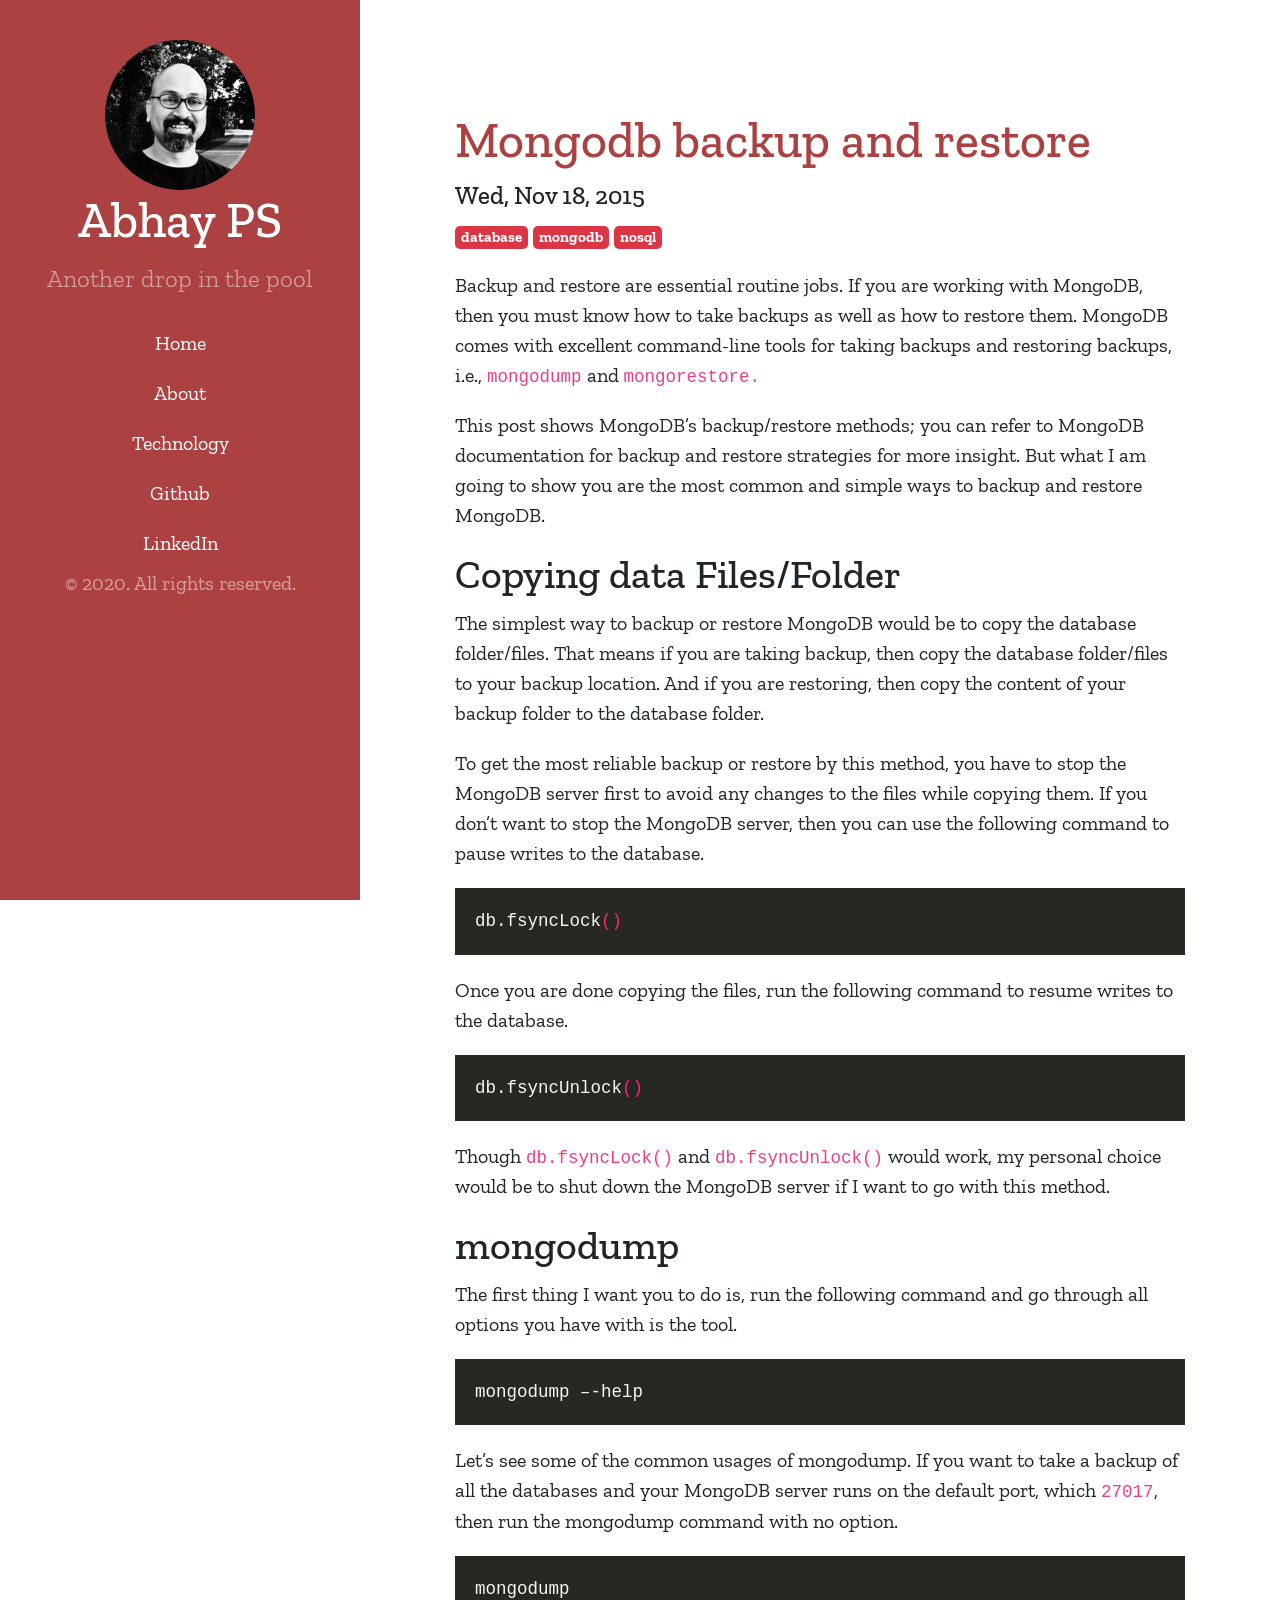
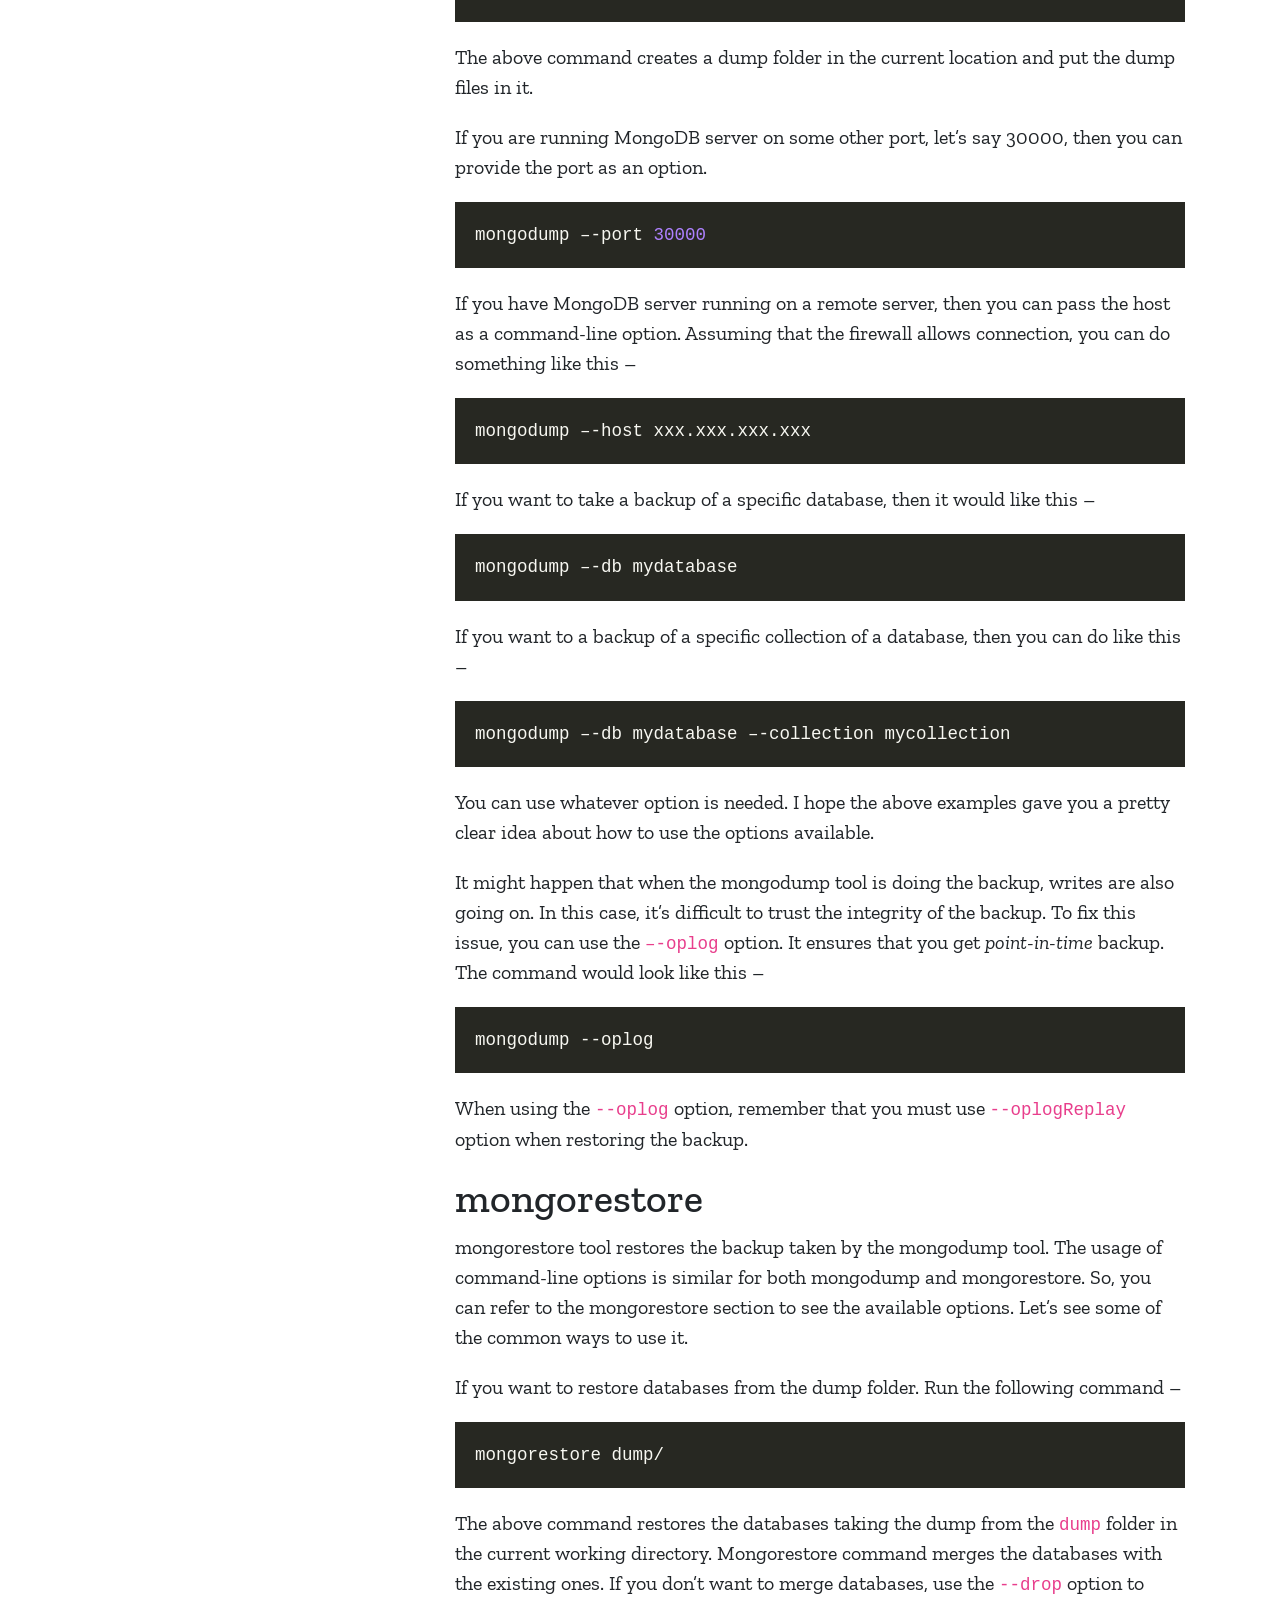
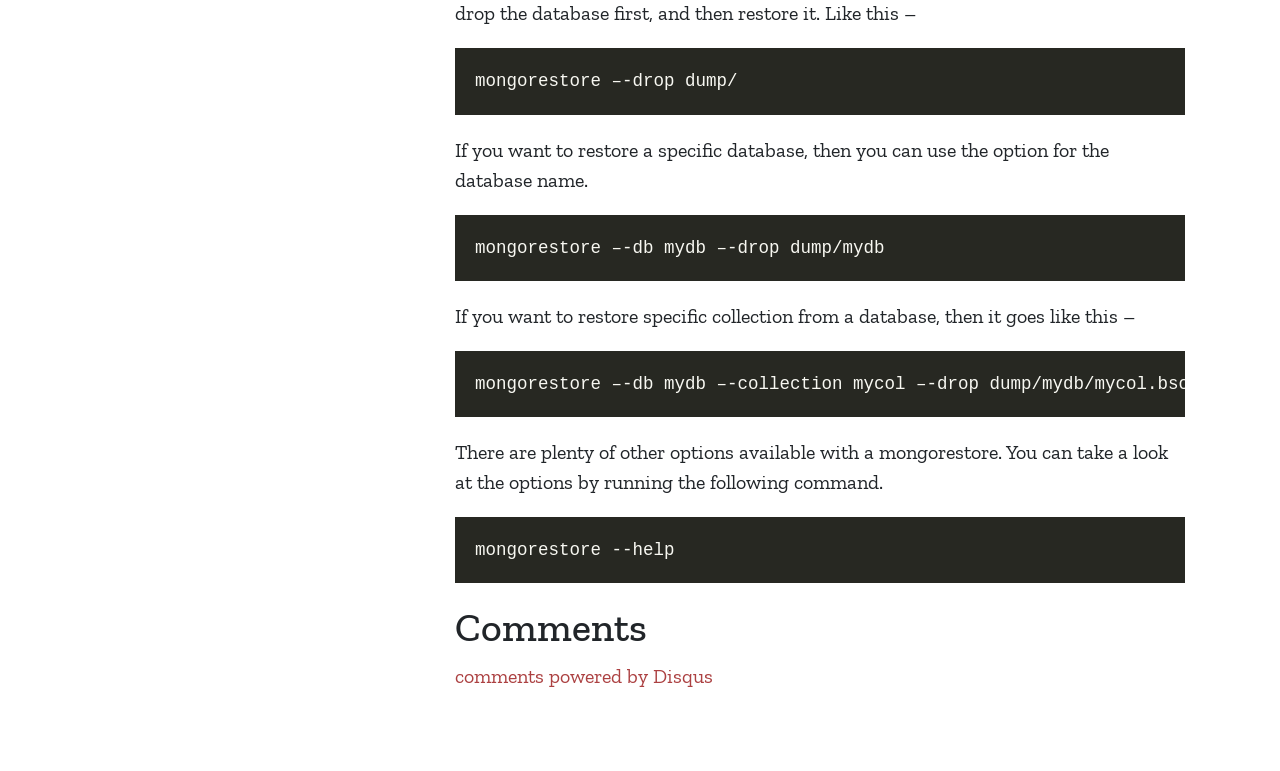
<file: posts/mongodb/mongodb-backup-and-restore/index.html>
<!DOCTYPE html>
<html xmlns="http://www.w3.org/1999/xhtml" xml:lang="en-us" lang="en-us">
<head>
  
  <script async src="https://www.googletagmanager.com/gtag/js?id=UA-51875295-4"></script>
  <script>
    window.dataLayer = window.dataLayer || [];
    function gtag(){dataLayer.push(arguments);}
    gtag('js', new Date());

    gtag('config', 'UA-51875295-4');
  </script>

  <script data-ad-client="ca-pub-3643130310535590" async src="https://pagead2.googlesyndication.com/pagead/js/adsbygoogle.js"></script>

  <meta http-equiv="content-type" content="text/html; charset=utf-8">
  <meta property="og:title" content="Mongodb backup and restore" />
<meta property="og:description" content="Learn how to backup and restore full Mongodb instance or, a specific database or collection." />
<meta property="og:type" content="article" />
<meta property="og:url" content="/posts/mongodb/mongodb-backup-and-restore/" />
<meta property="article:published_time" content="2015-11-18T22:43:12+01:00" />
<meta property="article:modified_time" content="2015-11-18T22:43:12+01:00" />


  
  <meta name="viewport" content="width=device-width, initial-scale=1, shrink-to-fit=no">

  <title>Mongodb backup and restore &middot; Abhay PS</title>
  <meta name="description" content="Learn how to backup and restore full Mongodb instance or, a specific database or collection." />

  
  <link rel="stylesheet" href="/css/bootstrap.min.css">
  <link type="text/css" rel="stylesheet" href="/css/main.css">
  <link rel="stylesheet" href="https://fonts.googleapis.com/css?family=Abril+Fatface|PT+Sans|Zilla+Slab:400,400i,700&display=swap">
</head>
  <body>
  <aside class="sidebar">
  <div class="container">
    <div class="">
      <div class="sidebar-about">
        <img src="/images/abhay-profile.jpg" class="rounded-circle logo-pic" alt="Abhay PS - Profile picture">
        <a href="/"><h1>Abhay PS</h1></a>
        <p class="lead">
          Another drop in the pool
        </p>
      </div>

      <nav class="">
        <ul class="nav flex-column">
          <li class="nav-item"><a class="nav-link" href="/">Home</a> </li>
          <li class="nav-item"><a class="nav-link" href="/about/"> About </a></li><li class="nav-item"><a class="nav-link" href="/categories/technology/"> Technology </a></li><li class="nav-item"><a class="nav-link" href="https://github.com/psabhay/"> Github </a></li><li class="nav-item"><a class="nav-link" href="https://www.linkedin.com/in/psabhay/"> LinkedIn </a></li>
        </ul>
      </nav>

      <p>&copy; 2020. All rights reserved. </p>
    </div>
  </div>
</aside>

    <main class="content">
    <div class="post container mt-4">
  <h1>Mongodb backup and restore</h1>
  <h5>
  <time datetime=2015-11-18T22:43:12&#43;0100 class="post-date">Wed, Nov 18, 2015</time>
  </h5>
  <p>
  
  
    
      <span class="badge badge-danger">
          <a class="tags" href="/tags/database/">database</a>
        </span>
      <span class="badge badge-danger">
          <a class="tags" href="/tags/mongodb/">mongodb</a>
        </span>
      <span class="badge badge-danger">
          <a class="tags" href="/tags/nosql/">nosql</a>
        </span>
  </p>
  <p>Backup and restore are essential routine jobs. If you are working with MongoDB, then you must know how to take backups as well as how to restore them. MongoDB comes with excellent command-line tools for taking backups and restoring backups, i.e., <code>mongodump</code> and <code>mongorestore.</code></p>
<p>This post shows MongoDB&rsquo;s backup/restore methods; you can refer to MongoDB documentation for backup and restore strategies for more insight. But what I am going to show you are the most common and simple ways to backup and restore MongoDB.</p>
<h2 id="copying-data-filesfolder">Copying data Files/Folder</h2>
<p>The simplest way to backup or restore MongoDB would be to copy the database folder/files. That means if you are taking backup, then copy the database folder/files to your backup location. And if you are restoring, then copy the content of your backup folder to the database folder.</p>
<p>To get the most reliable backup or restore by this method, you have to stop the MongoDB server first to avoid any changes to the files while copying them. If you don’t want to stop the MongoDB server, then you can use the following command to pause writes to the database.</p>
<div class="highlight"><pre style="color:#f8f8f2;background-color:#272822;-moz-tab-size:4;-o-tab-size:4;tab-size:4"><code class="language-bash" data-lang="bash">db.fsyncLock<span style="color:#f92672">()</span>
</code></pre></div><p>Once you are done copying the files, run the following command to resume writes to the database.</p>
<div class="highlight"><pre style="color:#f8f8f2;background-color:#272822;-moz-tab-size:4;-o-tab-size:4;tab-size:4"><code class="language-bash" data-lang="bash">db.fsyncUnlock<span style="color:#f92672">()</span>
</code></pre></div><p>Though <code>db.fsyncLock()</code> and <code>db.fsyncUnlock()</code> would work, my personal choice would be to shut down the MongoDB server if I want to go with this method.</p>
<h2 id="mongodump">mongodump</h2>
<p>The first thing I want you to do is, run the following command and go through all options you have with is the tool.</p>
<div class="highlight"><pre style="color:#f8f8f2;background-color:#272822;-moz-tab-size:4;-o-tab-size:4;tab-size:4"><code class="language-bash" data-lang="bash">mongodump –-help
</code></pre></div><p>Let’s see some of the common usages of mongodump.
If you want to take a backup of all the databases and your MongoDB server runs on the default port, which <code>27017</code>, then run the mongodump command with no option.</p>
<div class="highlight"><pre style="color:#f8f8f2;background-color:#272822;-moz-tab-size:4;-o-tab-size:4;tab-size:4"><code class="language-bash" data-lang="bash">mongodump
</code></pre></div><p>The above command creates a dump folder in the current location and put the dump files in it.</p>
<p>If you are running MongoDB server on some other port, let’s say 30000, then you can provide the port as an option.</p>
<div class="highlight"><pre style="color:#f8f8f2;background-color:#272822;-moz-tab-size:4;-o-tab-size:4;tab-size:4"><code class="language-bash" data-lang="bash">mongodump –-port <span style="color:#ae81ff">30000</span>
</code></pre></div><p>If you have MongoDB server running on a remote server, then you can pass the host as a command-line option. Assuming that the firewall allows connection, you can do something like this –</p>
<div class="highlight"><pre style="color:#f8f8f2;background-color:#272822;-moz-tab-size:4;-o-tab-size:4;tab-size:4"><code class="language-bash" data-lang="bash">mongodump –-host xxx.xxx.xxx.xxx
</code></pre></div><p>If you want to take a backup of a specific database, then it would like this –</p>
<div class="highlight"><pre style="color:#f8f8f2;background-color:#272822;-moz-tab-size:4;-o-tab-size:4;tab-size:4"><code class="language-bash" data-lang="bash">mongodump –-db mydatabase
</code></pre></div><p>If you want to a backup of a specific collection of a database, then you can do like this –</p>
<div class="highlight"><pre style="color:#f8f8f2;background-color:#272822;-moz-tab-size:4;-o-tab-size:4;tab-size:4"><code class="language-bash" data-lang="bash">mongodump –-db mydatabase –-collection mycollection
</code></pre></div><p>You can use whatever option is needed. I hope the above examples gave you a pretty clear idea about how to use the options available.</p>
<p>It might happen that when the mongodump tool is doing the backup, writes are also going on. In this case, it’s difficult to trust the integrity of the backup. To fix this issue, you can use the <code>–-oplog</code> option. It ensures that you get <em>point-in-time</em> backup. The command would look like this –</p>
<div class="highlight"><pre style="color:#f8f8f2;background-color:#272822;-moz-tab-size:4;-o-tab-size:4;tab-size:4"><code class="language-bash" data-lang="bash">mongodump --oplog
</code></pre></div><p>When using the <code>--oplog</code> option, remember that you must use <code>--oplogReplay</code> option when restoring the backup.</p>
<h2 id="mongorestore">mongorestore</h2>
<p>mongorestore tool restores the backup taken by the mongodump tool. The usage of command-line options is similar for both mongodump and mongorestore. So, you can refer to the mongorestore section to see the available options. Let’s see some of the common ways to use it.</p>
<p>If you want to restore databases from the dump folder. Run the following command –</p>
<div class="highlight"><pre style="color:#f8f8f2;background-color:#272822;-moz-tab-size:4;-o-tab-size:4;tab-size:4"><code class="language-bash" data-lang="bash">mongorestore dump/
</code></pre></div><p>The above command restores the databases taking the dump from the <code>dump</code> folder in the current working directory. Mongorestore command merges the databases with the existing ones. If you don’t want to merge databases, use the <code>--drop</code> option to drop the database first, and then restore it. Like this –</p>
<div class="highlight"><pre style="color:#f8f8f2;background-color:#272822;-moz-tab-size:4;-o-tab-size:4;tab-size:4"><code class="language-bash" data-lang="bash">mongorestore –-drop dump/
</code></pre></div><p>If you want to restore a specific database, then you can use the option for the database name.</p>
<div class="highlight"><pre style="color:#f8f8f2;background-color:#272822;-moz-tab-size:4;-o-tab-size:4;tab-size:4"><code class="language-bash" data-lang="bash">mongorestore –-db mydb –-drop dump/mydb
</code></pre></div><p>If you want to restore specific collection from a database, then it goes like this –</p>
<div class="highlight"><pre style="color:#f8f8f2;background-color:#272822;-moz-tab-size:4;-o-tab-size:4;tab-size:4"><code class="language-bash" data-lang="bash">mongorestore –-db mydb –-collection mycol –-drop dump/mydb/mycol.bson
</code></pre></div><p>There are plenty of other options available with a mongorestore. You can take a look at the options by running the following command.</p>
<div class="highlight"><pre style="color:#f8f8f2;background-color:#272822;-moz-tab-size:4;-o-tab-size:4;tab-size:4"><code class="language-bash" data-lang="bash">mongorestore --help
</code></pre></div>

  	<h2>Comments</h2>
	<div id="disqus_thread"></div>
<script type="application/javascript">
    var disqus_config = function () {
    
    
    
    };
    (function() {
        if (["localhost", "127.0.0.1"].indexOf(window.location.hostname) != -1) {
            document.getElementById('disqus_thread').innerHTML = 'Disqus comments not available by default when the website is previewed locally.';
            return;
        }
        var d = document, s = d.createElement('script'); s.async = true;
        s.src = '//' + "psabhay" + '.disqus.com/embed.js';
        s.setAttribute('data-timestamp', +new Date());
        (d.head || d.body).appendChild(s);
    })();
</script>
<noscript>Please enable JavaScript to view the <a href="https://disqus.com/?ref_noscript">comments powered by Disqus.</a></noscript>
<a href="https://disqus.com" class="dsq-brlink">comments powered by <span class="logo-disqus">Disqus</span></a>
</div>
    </main>

    
  </body>
</html>
</file>
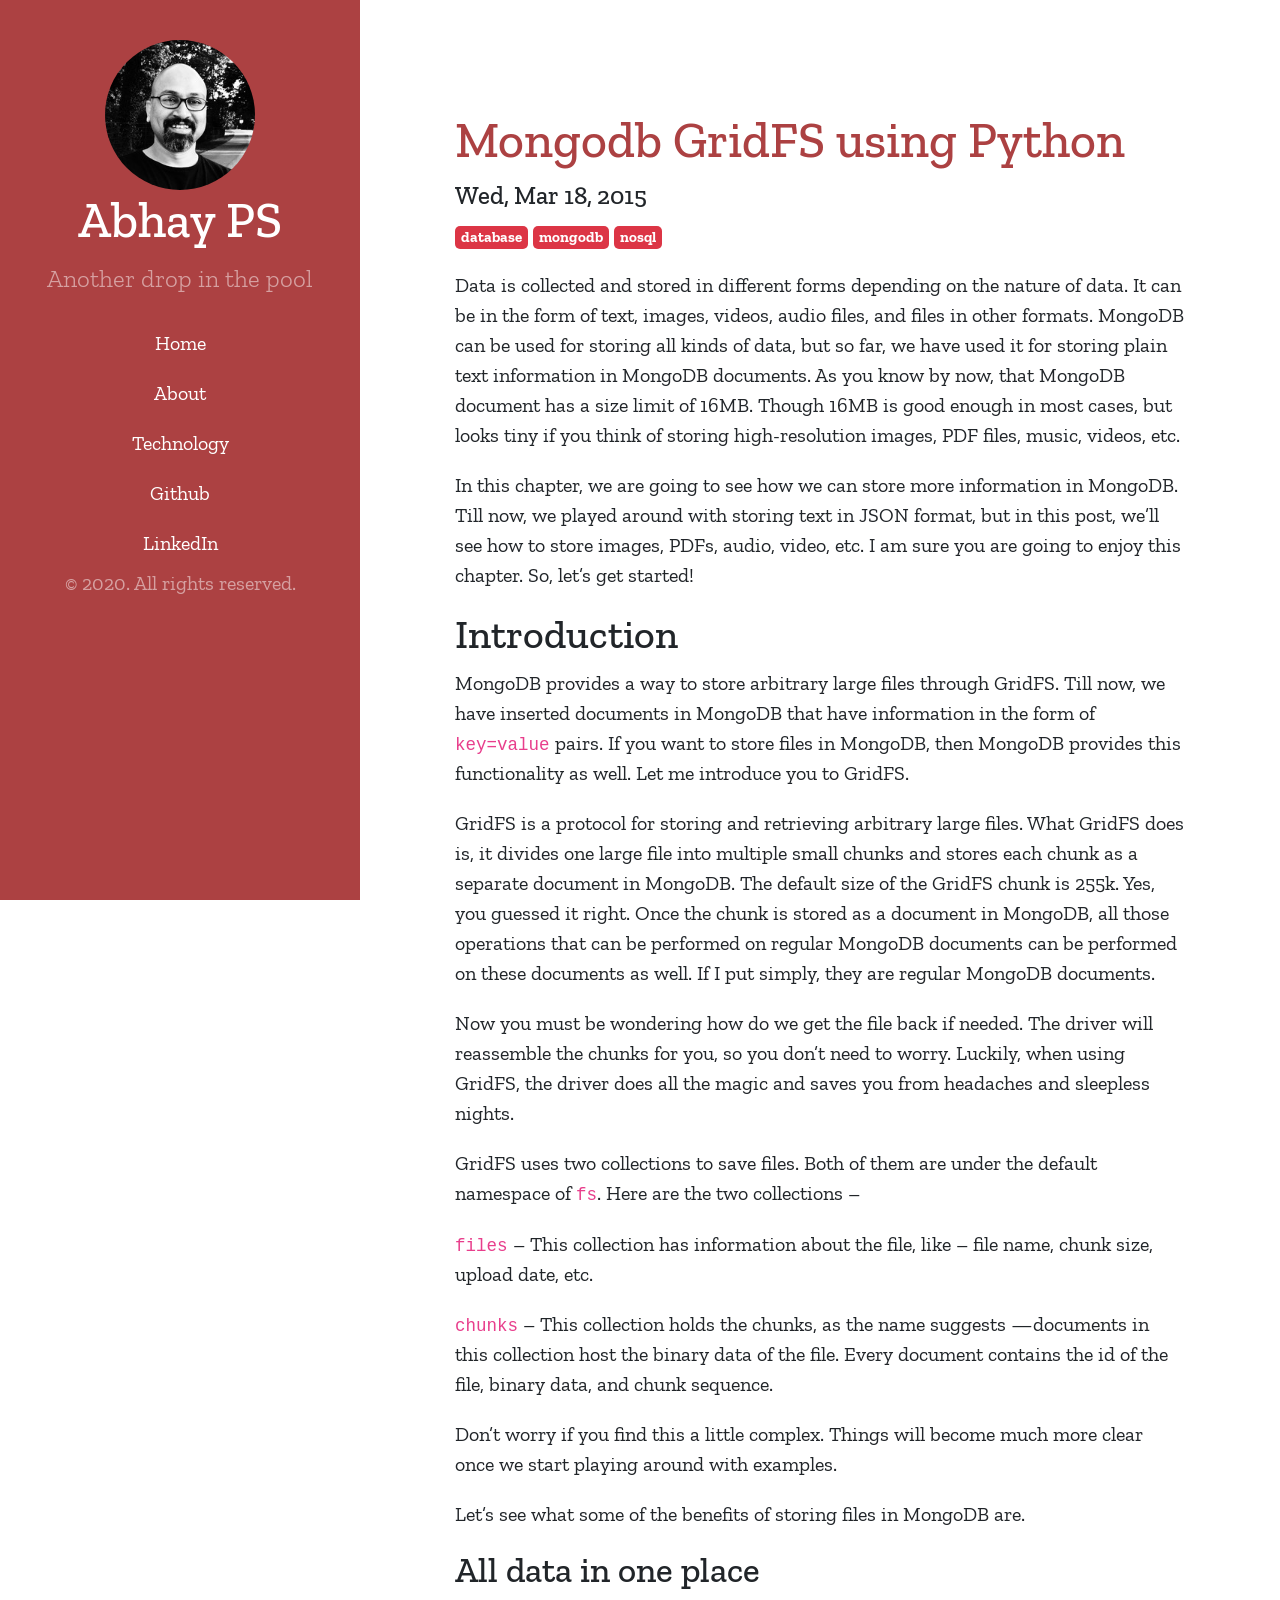
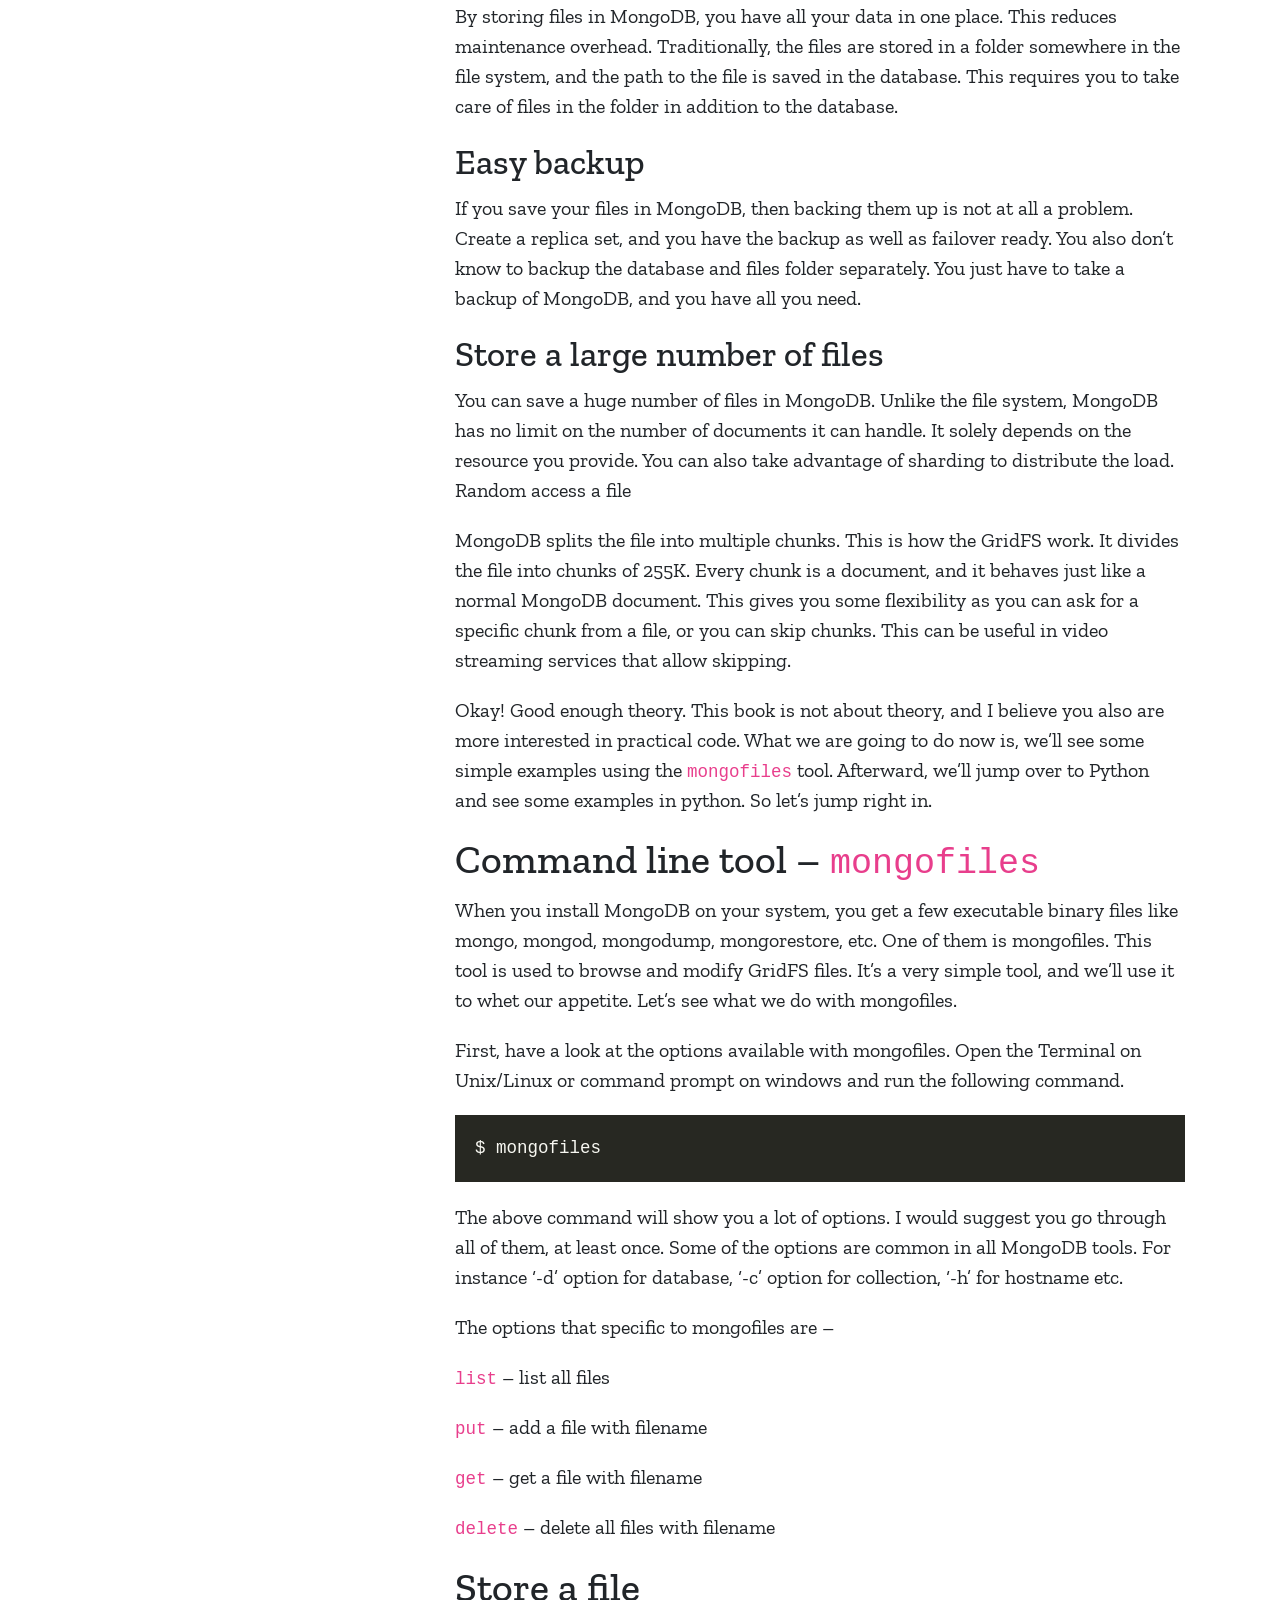
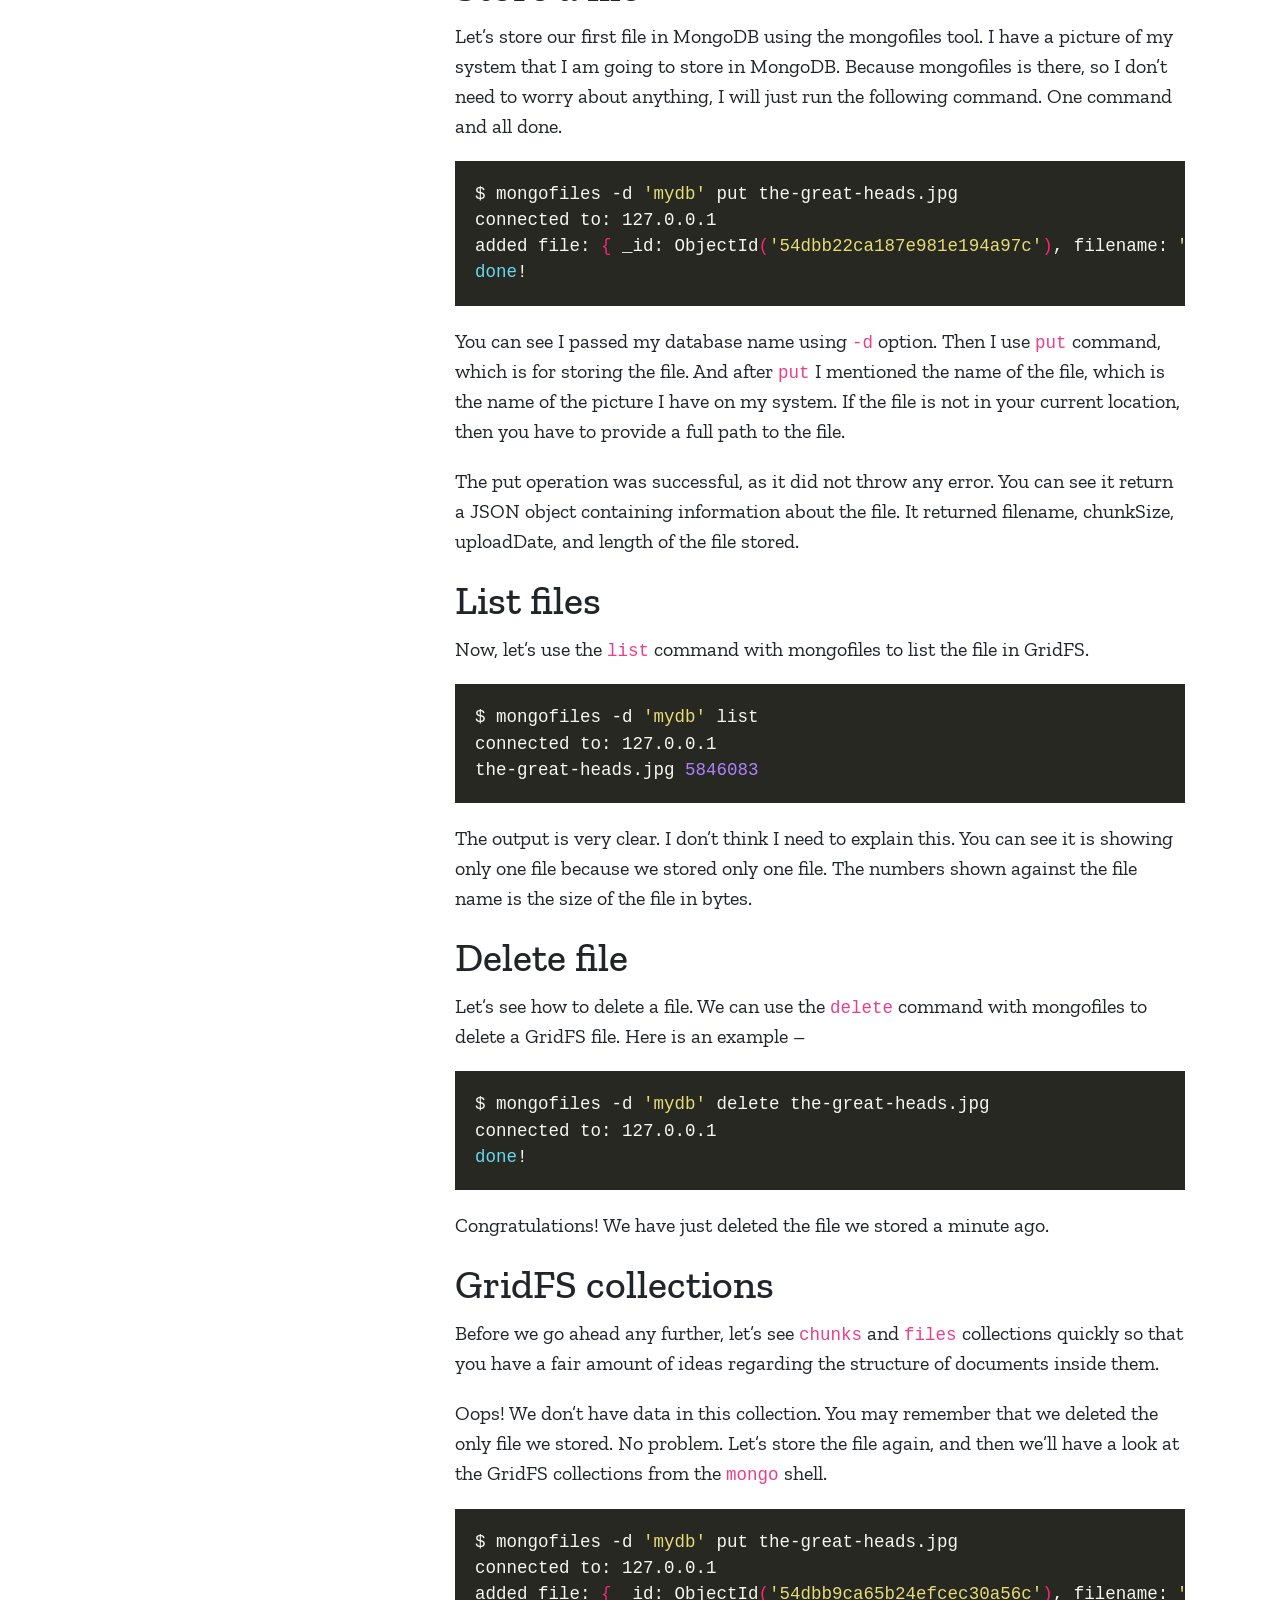
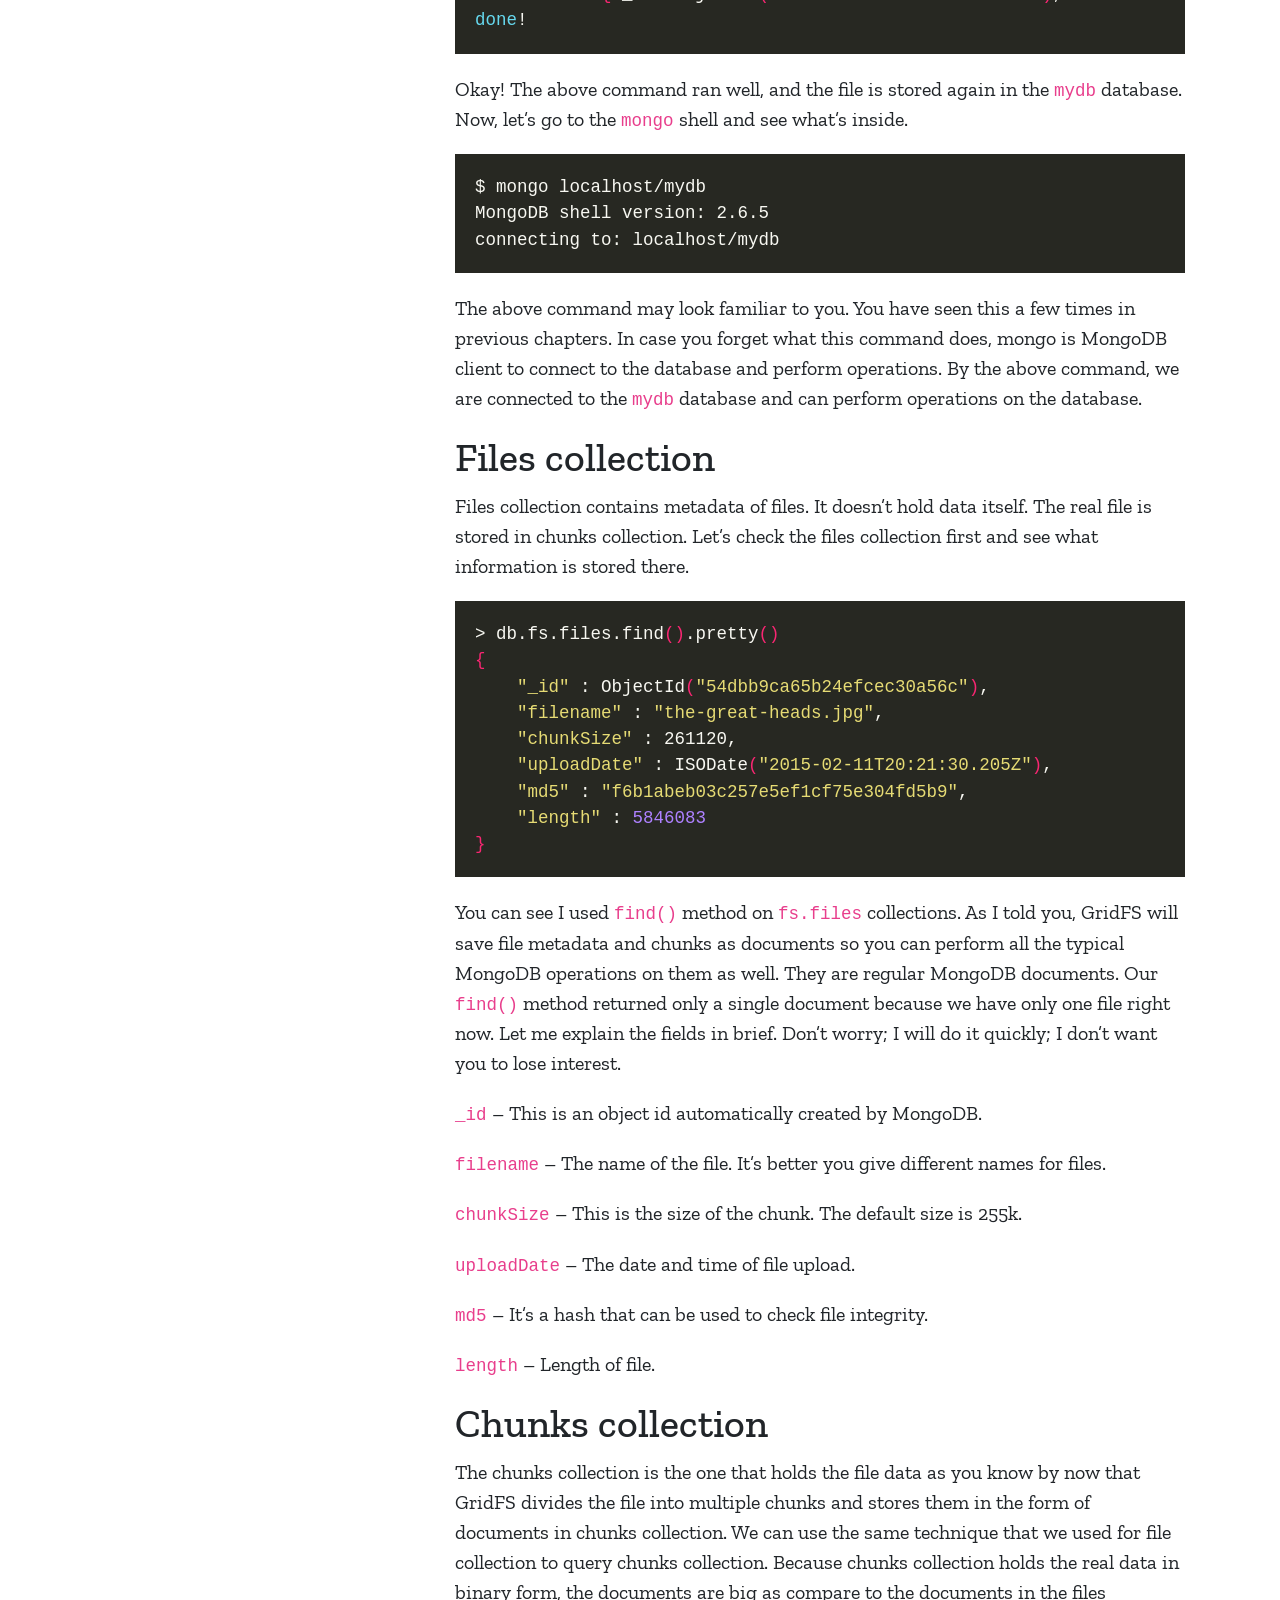
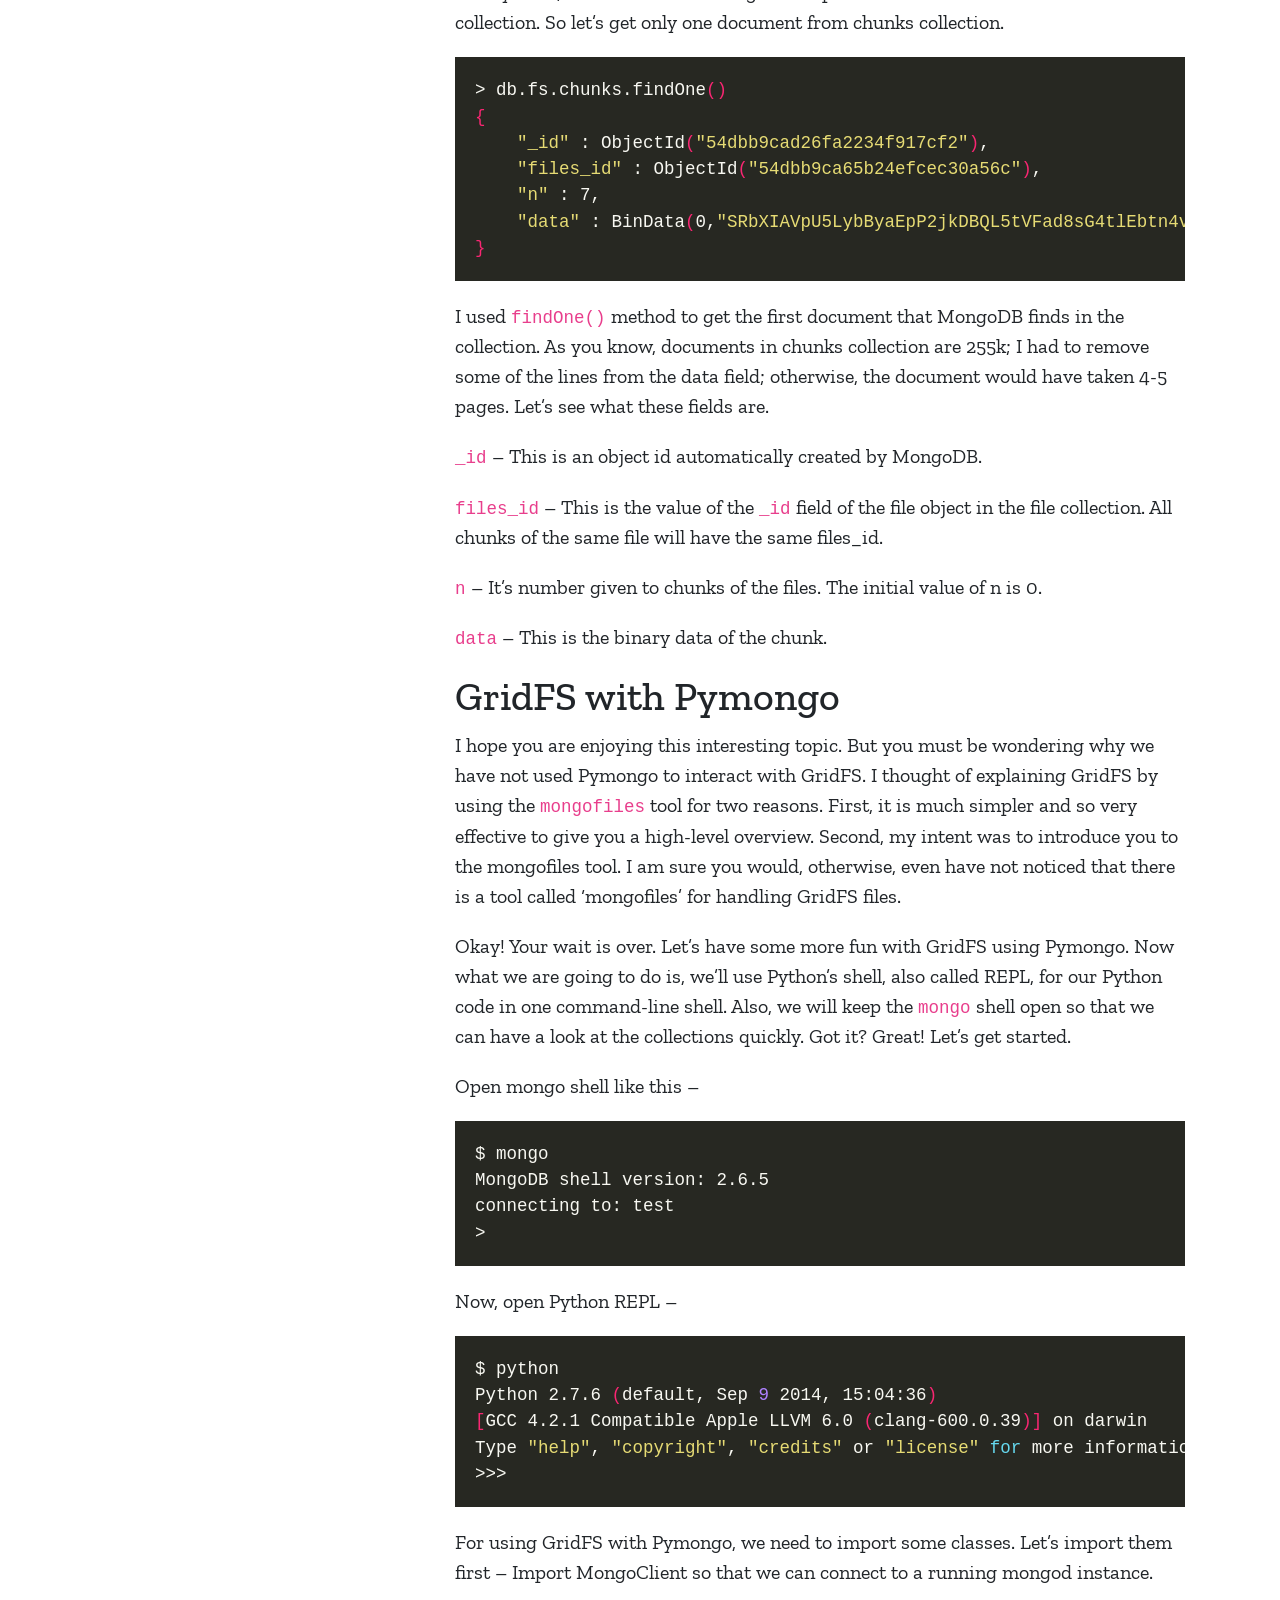
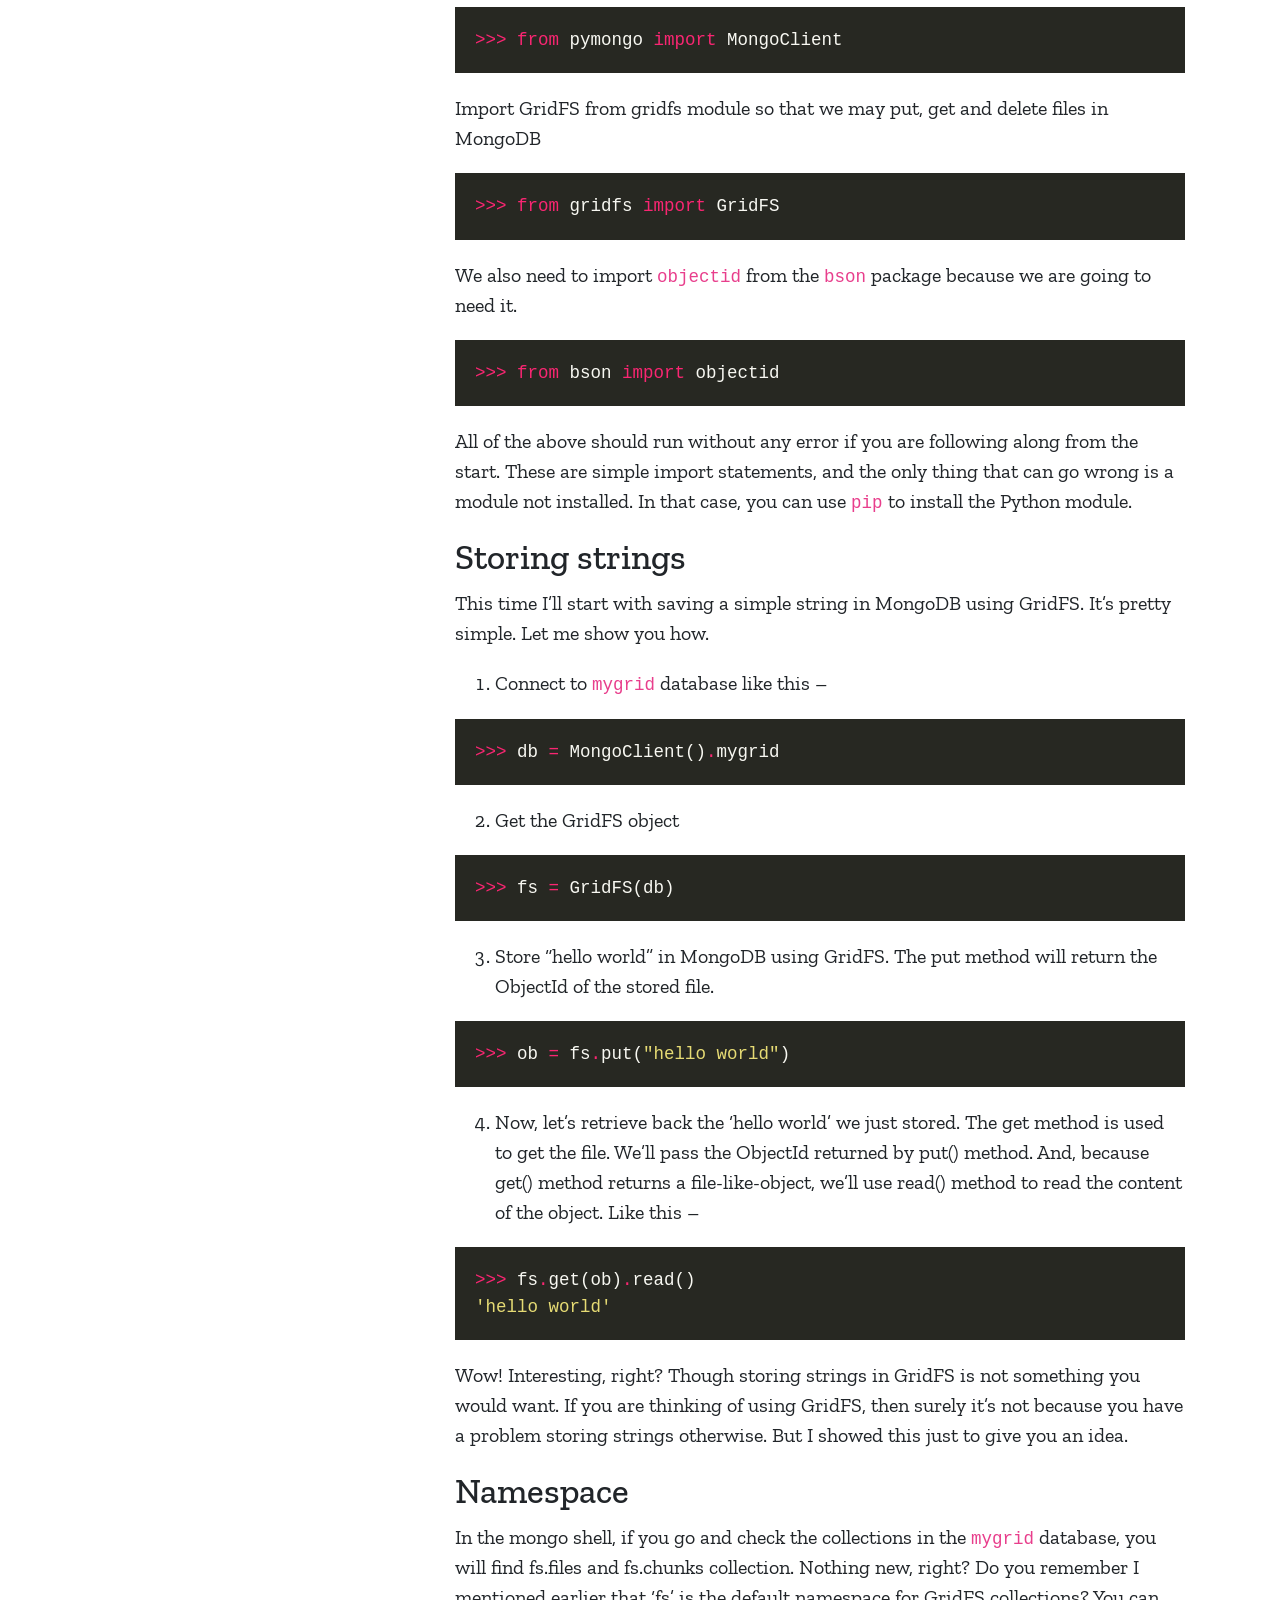
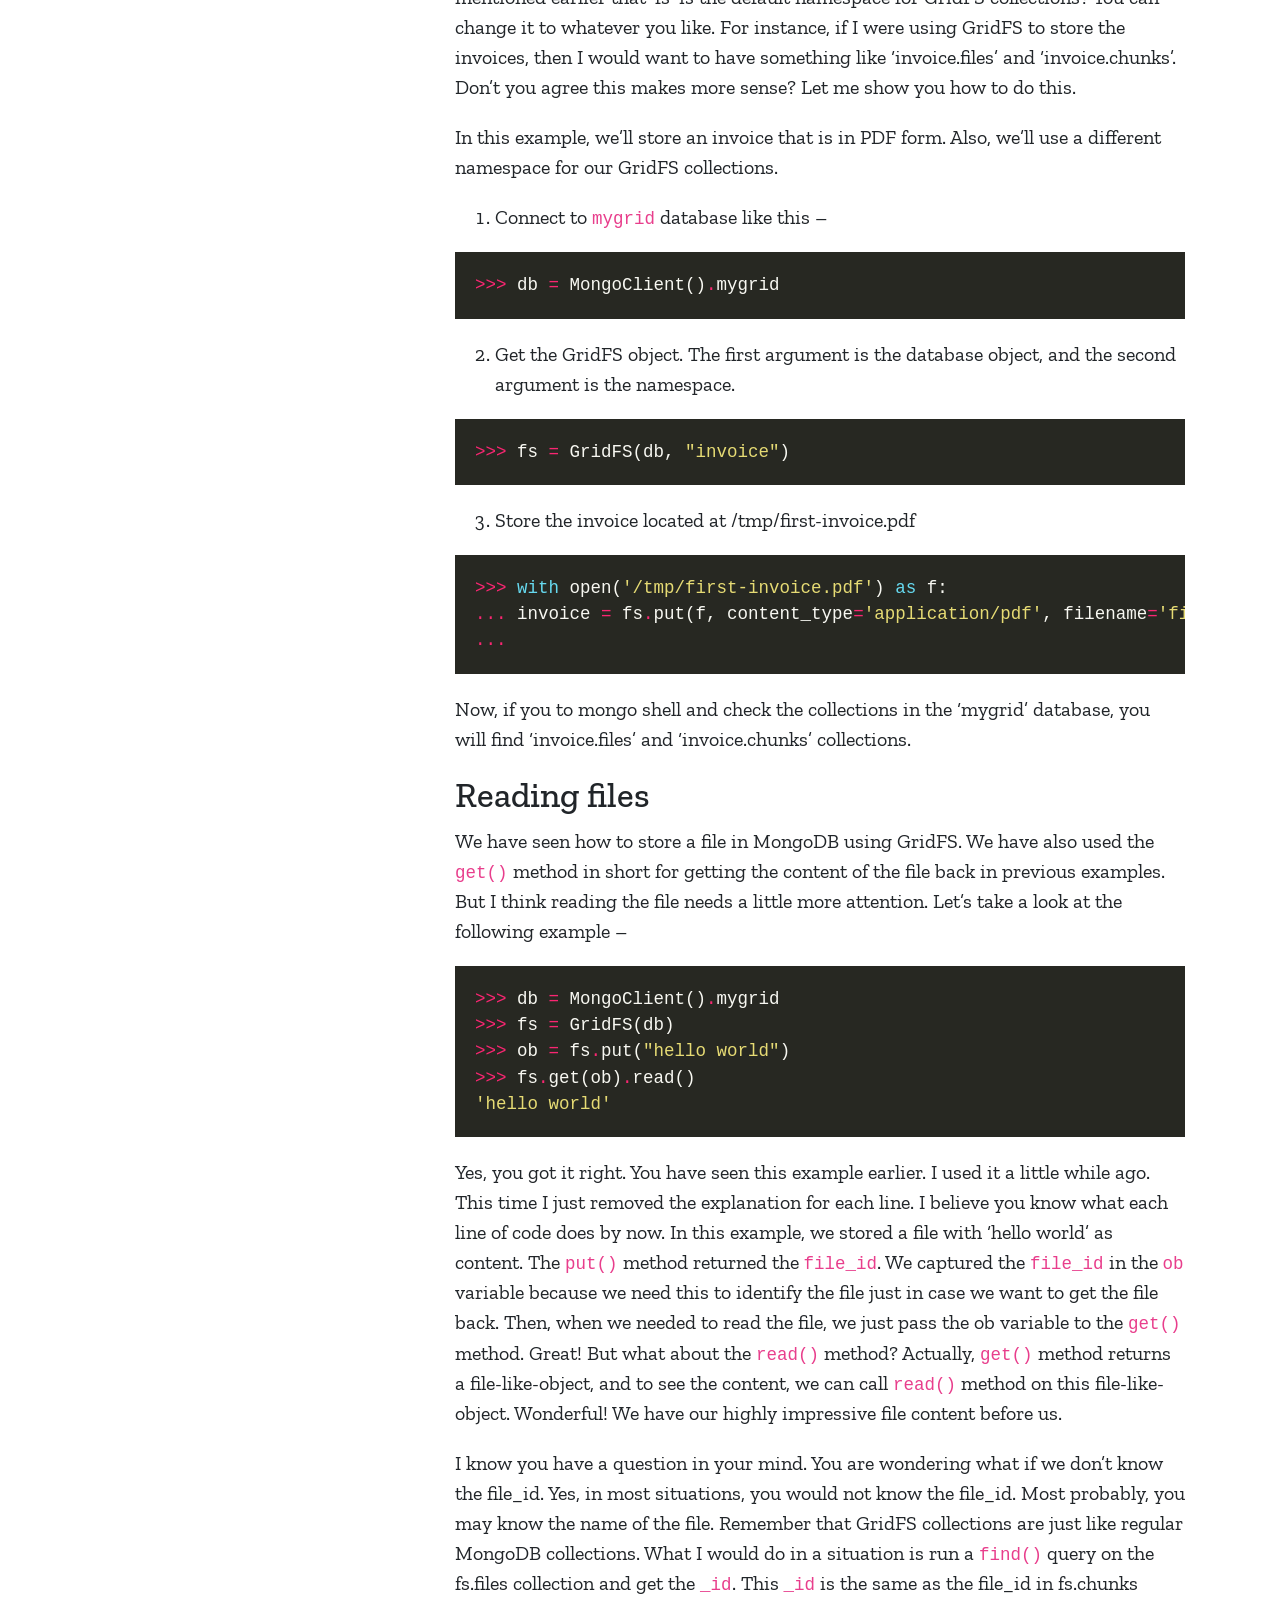
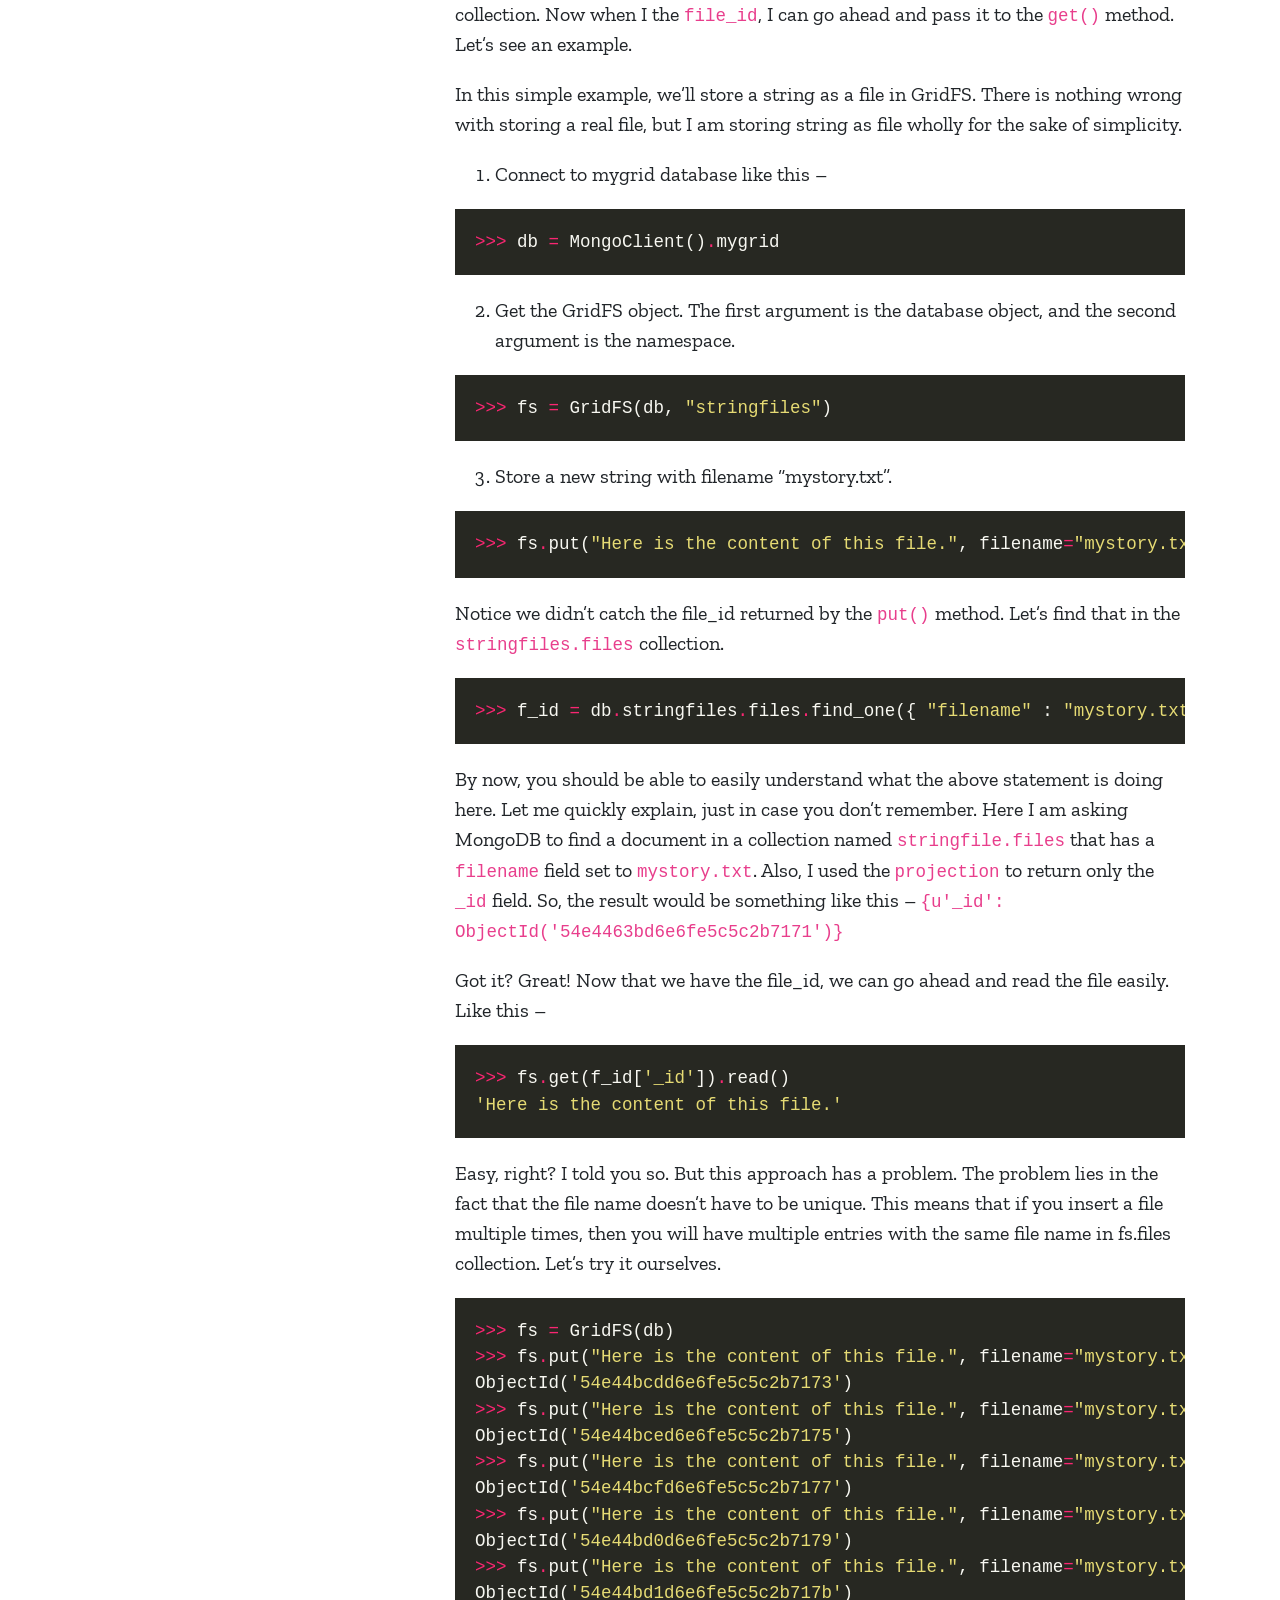
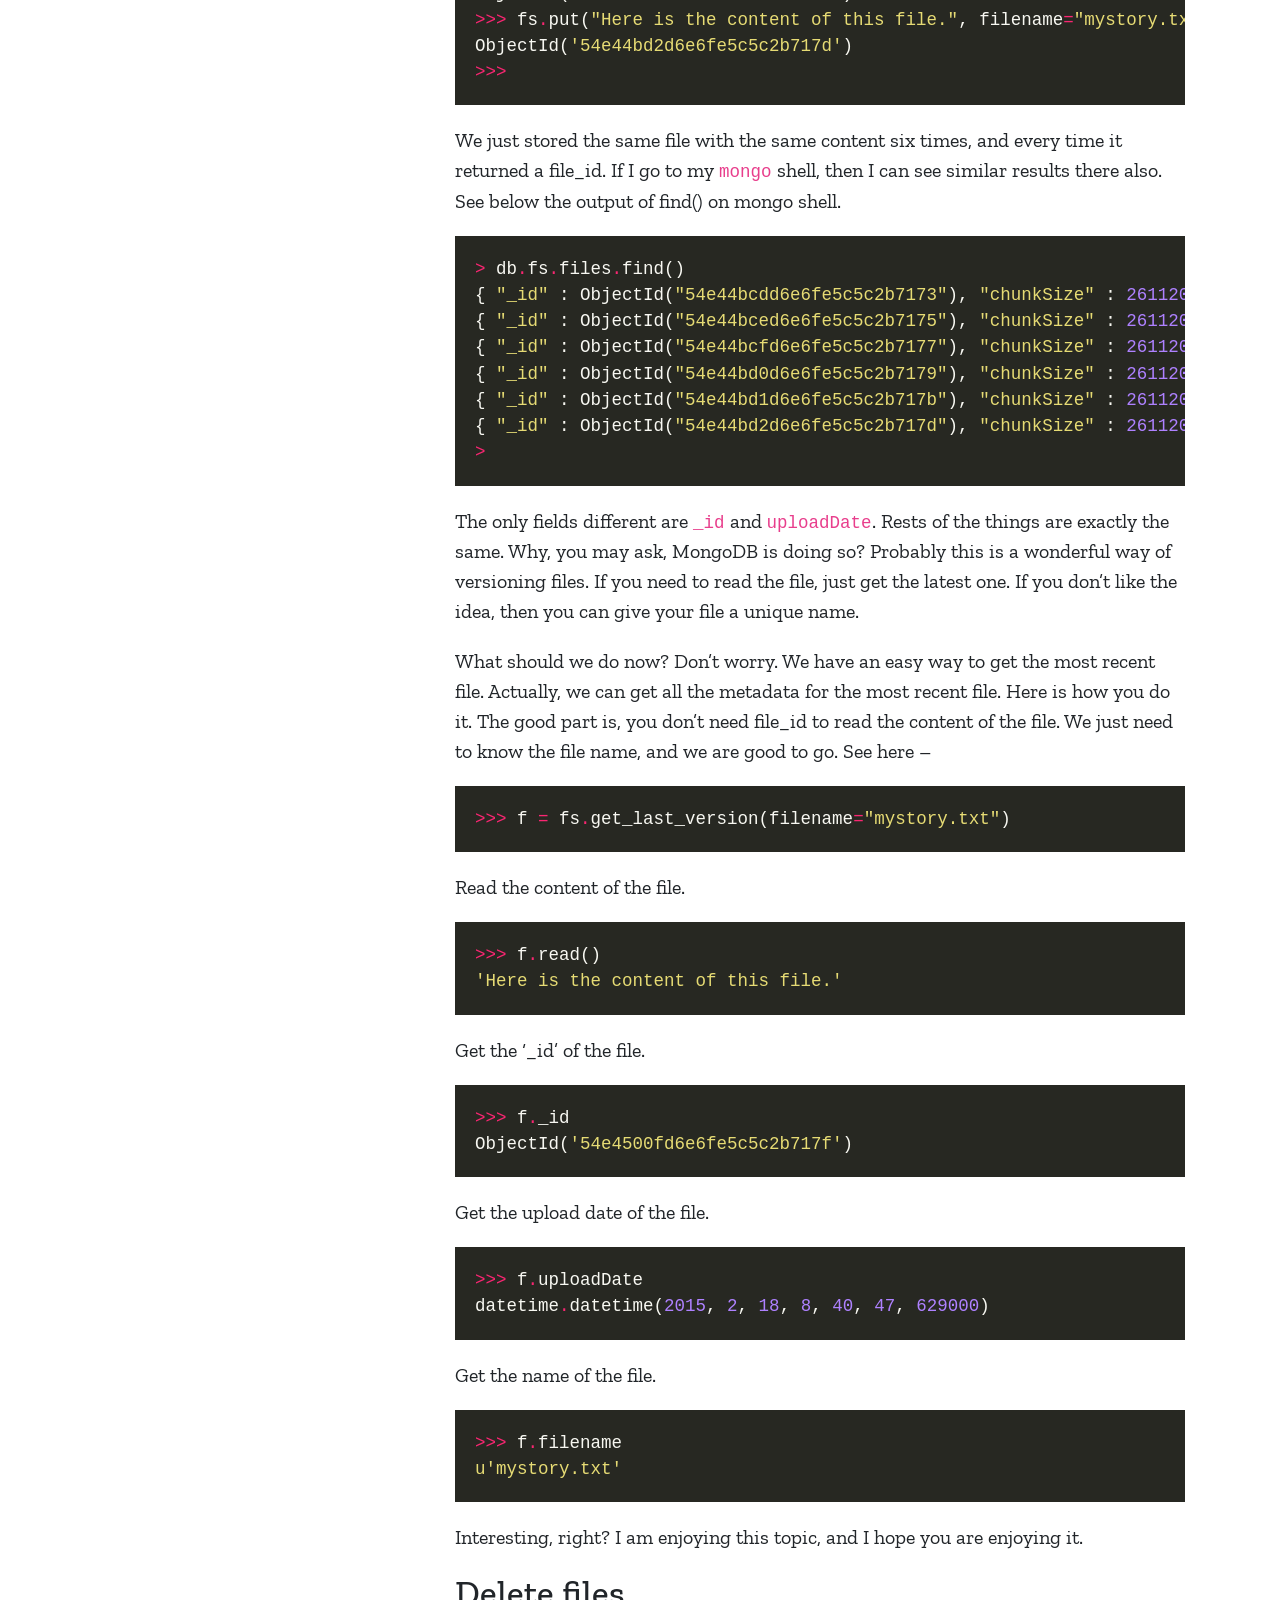
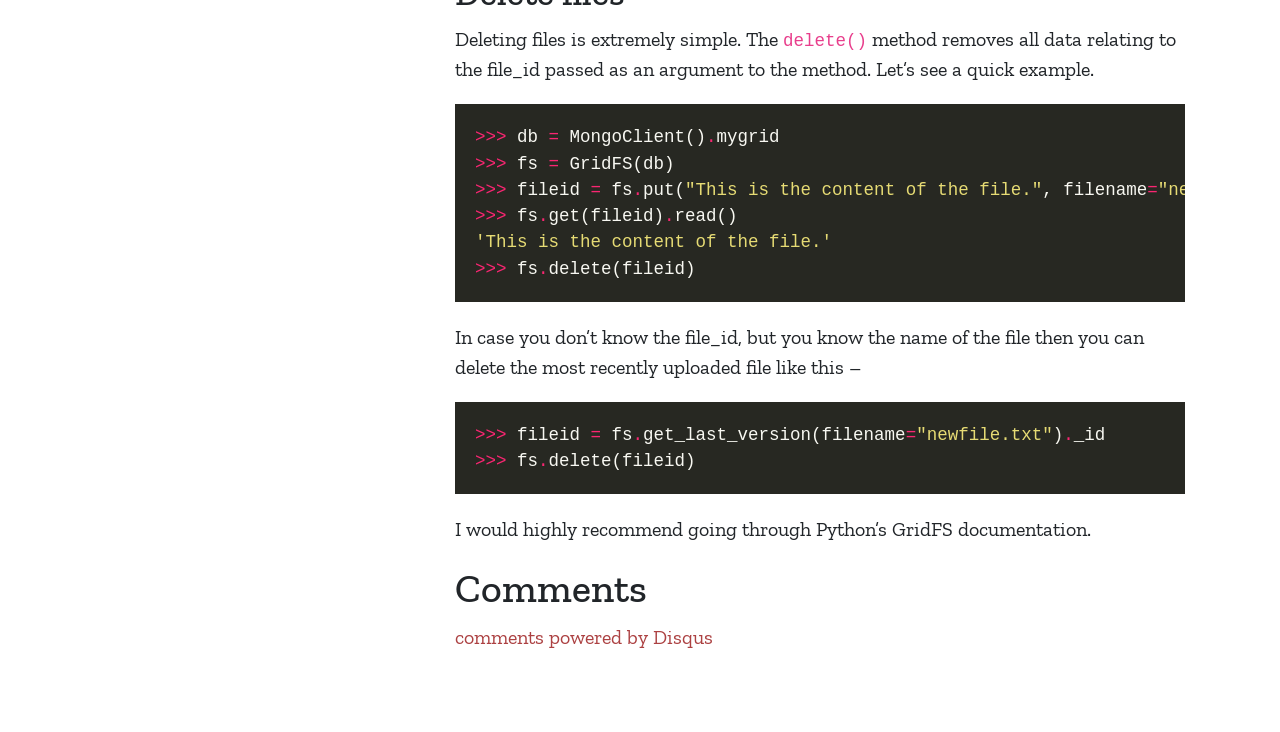
<file: posts/mongodb/mongodb-gridfs-using-python/index.html>
<!DOCTYPE html>
<html xmlns="http://www.w3.org/1999/xhtml" xml:lang="en-us" lang="en-us">
<head>
  
  <script async src="https://www.googletagmanager.com/gtag/js?id=UA-51875295-4"></script>
  <script>
    window.dataLayer = window.dataLayer || [];
    function gtag(){dataLayer.push(arguments);}
    gtag('js', new Date());

    gtag('config', 'UA-51875295-4');
  </script>

  <script data-ad-client="ca-pub-3643130310535590" async src="https://pagead2.googlesyndication.com/pagead/js/adsbygoogle.js"></script>

  <meta http-equiv="content-type" content="text/html; charset=utf-8">
  <meta property="og:title" content="Mongodb GridFS using Python" />
<meta property="og:description" content="Learn in detail about GridFS in Mongodb." />
<meta property="og:type" content="article" />
<meta property="og:url" content="/posts/mongodb/mongodb-gridfs-using-python/" />
<meta property="article:published_time" content="2015-03-18T11:53:34+01:00" />
<meta property="article:modified_time" content="2015-03-18T11:53:34+01:00" />


  
  <meta name="viewport" content="width=device-width, initial-scale=1, shrink-to-fit=no">

  <title>Mongodb GridFS using Python &middot; Abhay PS</title>
  <meta name="description" content="Learn in detail about GridFS in Mongodb." />

  
  <link rel="stylesheet" href="/css/bootstrap.min.css">
  <link type="text/css" rel="stylesheet" href="/css/main.css">
  <link rel="stylesheet" href="https://fonts.googleapis.com/css?family=Abril+Fatface|PT+Sans|Zilla+Slab:400,400i,700&display=swap">
</head>
  <body>
  <aside class="sidebar">
  <div class="container">
    <div class="">
      <div class="sidebar-about">
        <img src="/images/abhay-profile.jpg" class="rounded-circle logo-pic" alt="Abhay PS - Profile picture">
        <a href="/"><h1>Abhay PS</h1></a>
        <p class="lead">
          Another drop in the pool
        </p>
      </div>

      <nav class="">
        <ul class="nav flex-column">
          <li class="nav-item"><a class="nav-link" href="/">Home</a> </li>
          <li class="nav-item"><a class="nav-link" href="/about/"> About </a></li><li class="nav-item"><a class="nav-link" href="/categories/technology/"> Technology </a></li><li class="nav-item"><a class="nav-link" href="https://github.com/psabhay/"> Github </a></li><li class="nav-item"><a class="nav-link" href="https://www.linkedin.com/in/psabhay/"> LinkedIn </a></li>
        </ul>
      </nav>

      <p>&copy; 2020. All rights reserved. </p>
    </div>
  </div>
</aside>

    <main class="content">
    <div class="post container mt-4">
  <h1>Mongodb GridFS using Python</h1>
  <h5>
  <time datetime=2015-03-18T11:53:34&#43;0100 class="post-date">Wed, Mar 18, 2015</time>
  </h5>
  <p>
  
  
    
      <span class="badge badge-danger">
          <a class="tags" href="/tags/database/">database</a>
        </span>
      <span class="badge badge-danger">
          <a class="tags" href="/tags/mongodb/">mongodb</a>
        </span>
      <span class="badge badge-danger">
          <a class="tags" href="/tags/nosql/">nosql</a>
        </span>
  </p>
  <p>Data is collected and stored in different forms depending on the nature of data. It can be in the form of text, images, videos, audio files, and files in other formats. MongoDB can be used for storing all kinds of data, but so far, we have used it for storing plain text information in MongoDB documents. As you know by now, that MongoDB document has a size limit of 16MB. Though 16MB is good enough in most cases, but looks tiny if you think of storing high-resolution images, PDF files, music, videos, etc.</p>
<p>In this chapter, we are going to see how we can store more information in MongoDB. Till now, we played around with storing text in JSON format, but in this post, we&rsquo;ll see how to store images, PDFs, audio, video, etc. I am sure you are going to enjoy this chapter. So, let&rsquo;s get started!</p>
<h2 id="introduction">Introduction</h2>
<p>MongoDB provides a way to store arbitrary large files through GridFS. Till now, we have inserted documents in MongoDB that have information in the form of <code>key=value</code> pairs. If you want to store files in MongoDB, then MongoDB provides this functionality as well. Let me introduce you to GridFS.</p>
<p>GridFS is a protocol for storing and retrieving arbitrary large files. What GridFS does is, it divides one large file into multiple small chunks and stores each chunk as a separate document in MongoDB. The default size of the GridFS chunk is 255k. Yes, you guessed it right. Once the chunk is stored as a document in MongoDB, all those operations that can be performed on regular MongoDB documents can be performed on these documents as well. If I put simply, they are regular MongoDB documents.</p>
<p>Now you must be wondering how do we get the file back if needed. The driver will reassemble the chunks for you, so you don&rsquo;t need to worry. Luckily, when using GridFS, the driver does all the magic and saves you from headaches and sleepless nights.</p>
<p>GridFS uses two collections to save files. Both of them are under the default namespace of <code>fs</code>. Here are the two collections –</p>
<p><code>files</code> – This collection has information about the file, like – file name, chunk size, upload date, etc.</p>
<p><code>chunks</code> – This collection holds the chunks, as the name suggests —documents in this collection host the binary data of the file. Every document contains the id of the file, binary data, and chunk sequence.</p>
<p>Don&rsquo;t worry if you find this a little complex. Things will become much more clear once we start playing around with examples.</p>
<p>Let&rsquo;s see what some of the benefits of storing files in MongoDB are.</p>
<h3 id="all-data-in-one-place">All data in one place</h3>
<p>By storing files in MongoDB, you have all your data in one place. This reduces maintenance overhead. Traditionally, the files are stored in a folder somewhere in the file system, and the path to the file is saved in the database. This requires you to take care of files in the folder in addition to the database.</p>
<h3 id="easy-backup">Easy backup</h3>
<p>If you save your files in MongoDB, then backing them up is not at all a problem. Create a replica set, and you have the backup as well as failover ready. You also don&rsquo;t know to backup the database and files folder separately. You just have to take a backup of MongoDB, and you have all you need.</p>
<h3 id="store-a-large-number-of-files">Store a large number of files</h3>
<p>You can save a huge number of files in MongoDB. Unlike the file system, MongoDB has no limit on the number of documents it can handle. It solely depends on the resource you provide. You can also take advantage of sharding to distribute the load.
Random access a file</p>
<p>MongoDB splits the file into multiple chunks. This is how the GridFS work. It divides the file into chunks of 255K. Every chunk is a document, and it behaves just like a normal MongoDB document. This gives you some flexibility as you can ask for a specific chunk from a file, or you can skip chunks. This can be useful in video streaming services that allow skipping.</p>
<p>Okay! Good enough theory. This book is not about theory, and I believe you also are more interested in practical code. What we are going to do now is, we&rsquo;ll see some simple examples using the <code>mongofiles</code> tool. Afterward, we&rsquo;ll jump over to Python and see some examples in python. So let&rsquo;s jump right in.</p>
<h2 id="command-line-tool--mongofiles">Command line tool – <code>mongofiles</code></h2>
<p>When you install MongoDB on your system, you get a few executable binary files like mongo, mongod, mongodump, mongorestore, etc. One of them is mongofiles. This tool is used to browse and modify GridFS files. It&rsquo;s a very simple tool, and we&rsquo;ll use it to whet our appetite. Let&rsquo;s see what we do with mongofiles.</p>
<p>First, have a look at the options available with mongofiles. Open the Terminal on Unix/Linux or command prompt on windows and run the following command.</p>
<div class="highlight"><pre style="color:#f8f8f2;background-color:#272822;-moz-tab-size:4;-o-tab-size:4;tab-size:4"><code class="language-bash" data-lang="bash">$ mongofiles
</code></pre></div><p>The above command will show you a lot of options. I would suggest you go through all of them, at least once. Some of the options are common in all MongoDB tools. For instance &lsquo;-d&rsquo; option for database, &lsquo;-c&rsquo; option for collection, &lsquo;-h&rsquo; for hostname etc.</p>
<p>The options that specific to mongofiles are –</p>
<p><code>list</code> – list all files</p>
<p><code>put</code> – add a file with filename</p>
<p><code>get</code> – get a file with filename</p>
<p><code>delete</code> – delete all files with filename</p>
<h2 id="store-a-file">Store a file</h2>
<p>Let&rsquo;s store our first file in MongoDB using the mongofiles tool. I have a picture of my system that I am going to store in MongoDB. Because mongofiles is there, so I don&rsquo;t need to worry about anything, I will just run the following command. One command and all done.</p>
<div class="highlight"><pre style="color:#f8f8f2;background-color:#272822;-moz-tab-size:4;-o-tab-size:4;tab-size:4"><code class="language-bash" data-lang="bash">$ mongofiles -d <span style="color:#e6db74">&#39;mydb&#39;</span> put the-great-heads.jpg
connected to: 127.0.0.1
added file: <span style="color:#f92672">{</span> _id: ObjectId<span style="color:#f92672">(</span><span style="color:#e6db74">&#39;54dbb22ca187e981e194a97c&#39;</span><span style="color:#f92672">)</span>, filename: <span style="color:#e6db74">&#34;the-great-heads.jpg&#34;</span>, chunkSize: 261120, uploadDate: new Date<span style="color:#f92672">(</span>1423684140782<span style="color:#f92672">)</span>, md5: <span style="color:#e6db74">&#34;f6b1abeb03c257e5ef1cf75e304fd5b9&#34;</span>, length: <span style="color:#ae81ff">5846083</span> <span style="color:#f92672">}</span>
<span style="color:#66d9ef">done</span>!
</code></pre></div><p>You can see I passed my database name using <code>-d</code> option. Then I use <code>put</code> command, which is for storing the file. And after <code>put</code> I mentioned the name of the file, which is the name of the picture I have on my system. If the file is not in your current location, then you have to provide a full path to the file.</p>
<p>The put operation was successful, as it did not throw any error. You can see it return a JSON object containing information about the file. It returned filename, chunkSize, uploadDate, and length of the file stored.</p>
<h2 id="list-files">List files</h2>
<p>Now, let&rsquo;s use the <code>list</code> command with mongofiles to list the file in GridFS.</p>
<div class="highlight"><pre style="color:#f8f8f2;background-color:#272822;-moz-tab-size:4;-o-tab-size:4;tab-size:4"><code class="language-bash" data-lang="bash">$ mongofiles -d <span style="color:#e6db74">&#39;mydb&#39;</span> list
connected to: 127.0.0.1
the-great-heads.jpg <span style="color:#ae81ff">5846083</span>
</code></pre></div><p>The output is very clear. I don&rsquo;t think I need to explain this. You can see it is showing only one file because we stored only one file. The numbers shown against the file name is the size of the file in bytes.</p>
<h2 id="delete-file">Delete file</h2>
<p>Let&rsquo;s see how to delete a file. We can use the <code>delete</code> command with mongofiles to delete a GridFS file. Here is an example –</p>
<div class="highlight"><pre style="color:#f8f8f2;background-color:#272822;-moz-tab-size:4;-o-tab-size:4;tab-size:4"><code class="language-bash" data-lang="bash">$ mongofiles -d <span style="color:#e6db74">&#39;mydb&#39;</span> delete the-great-heads.jpg
connected to: 127.0.0.1
<span style="color:#66d9ef">done</span>!
</code></pre></div><p>Congratulations! We have just deleted the file we stored a minute ago.</p>
<h2 id="gridfs-collections">GridFS collections</h2>
<p>Before we go ahead any further, let&rsquo;s see <code>chunks</code> and <code>files</code> collections quickly so that you have a fair amount of ideas regarding the structure of documents inside them.</p>
<p>Oops! We don&rsquo;t have data in this collection. You may remember that we deleted the only file we stored. No problem. Let&rsquo;s store the file again, and then we&rsquo;ll have a look at the GridFS collections from the <code>mongo</code> shell.</p>
<div class="highlight"><pre style="color:#f8f8f2;background-color:#272822;-moz-tab-size:4;-o-tab-size:4;tab-size:4"><code class="language-bash" data-lang="bash">$ mongofiles -d <span style="color:#e6db74">&#39;mydb&#39;</span> put the-great-heads.jpg
connected to: 127.0.0.1
added file: <span style="color:#f92672">{</span> _id: ObjectId<span style="color:#f92672">(</span><span style="color:#e6db74">&#39;54dbb9ca65b24efcec30a56c&#39;</span><span style="color:#f92672">)</span>, filename: <span style="color:#e6db74">&#34;the-great-heads.jpg&#34;</span>, chunkSize: 261120, uploadDate: new Date<span style="color:#f92672">(</span>1423686090205<span style="color:#f92672">)</span>, md5: <span style="color:#e6db74">&#34;f6b1abeb03c257e5ef1cf75e304fd5b9&#34;</span>, length: <span style="color:#ae81ff">5846083</span> <span style="color:#f92672">}</span>
<span style="color:#66d9ef">done</span>!
</code></pre></div><p>Okay! The above command ran well, and the file is stored again in the <code>mydb</code> database. Now, let&rsquo;s go to the <code>mongo</code> shell and see what&rsquo;s inside.</p>
<div class="highlight"><pre style="color:#f8f8f2;background-color:#272822;-moz-tab-size:4;-o-tab-size:4;tab-size:4"><code class="language-bash" data-lang="bash">$ mongo localhost/mydb
MongoDB shell version: 2.6.5
connecting to: localhost/mydb
</code></pre></div><p>The above command may look familiar to you. You have seen this a few times in previous chapters. In case you forget what this command does, mongo is MongoDB client to connect to the database and perform operations. By the above command, we are connected to the <code>mydb</code> database and can perform operations on the database.</p>
<h2 id="files-collection">Files collection</h2>
<p>Files collection contains metadata of files. It doesn&rsquo;t hold data itself. The real file is stored in chunks collection. Let&rsquo;s check the files collection first and see what information is stored there.</p>
<div class="highlight"><pre style="color:#f8f8f2;background-color:#272822;-moz-tab-size:4;-o-tab-size:4;tab-size:4"><code class="language-bash" data-lang="bash">&gt; db.fs.files.find<span style="color:#f92672">()</span>.pretty<span style="color:#f92672">()</span>
<span style="color:#f92672">{</span>
    <span style="color:#e6db74">&#34;_id&#34;</span> : ObjectId<span style="color:#f92672">(</span><span style="color:#e6db74">&#34;54dbb9ca65b24efcec30a56c&#34;</span><span style="color:#f92672">)</span>,
    <span style="color:#e6db74">&#34;filename&#34;</span> : <span style="color:#e6db74">&#34;the-great-heads.jpg&#34;</span>,
    <span style="color:#e6db74">&#34;chunkSize&#34;</span> : 261120,
    <span style="color:#e6db74">&#34;uploadDate&#34;</span> : ISODate<span style="color:#f92672">(</span><span style="color:#e6db74">&#34;2015-02-11T20:21:30.205Z&#34;</span><span style="color:#f92672">)</span>,
    <span style="color:#e6db74">&#34;md5&#34;</span> : <span style="color:#e6db74">&#34;f6b1abeb03c257e5ef1cf75e304fd5b9&#34;</span>,
    <span style="color:#e6db74">&#34;length&#34;</span> : <span style="color:#ae81ff">5846083</span>
<span style="color:#f92672">}</span>
</code></pre></div><p>You can see I used <code>find()</code> method on <code>fs.files</code> collections. As I told you, GridFS will save file metadata and chunks as documents so you can perform all the typical MongoDB operations on them as well. They are regular MongoDB documents. Our <code>find()</code> method returned only a single document because we have only one file right now. Let me explain the fields in brief. Don&rsquo;t worry; I will do it quickly; I don&rsquo;t want you to lose interest.</p>
<p><code>_id</code> – This is an object id automatically created by MongoDB.</p>
<p><code>filename</code> – The name of the file. It&rsquo;s better you give different names for files.</p>
<p><code>chunkSize</code> – This is the size of the chunk. The default size is 255k.</p>
<p><code>uploadDate</code> – The date and time of file upload.</p>
<p><code>md5</code> – It&rsquo;s a hash that can be used to check file integrity.</p>
<p><code>length</code> – Length of file.</p>
<h2 id="chunks-collection">Chunks collection</h2>
<p>The chunks collection is the one that holds the file data as you know by now that GridFS divides the file into multiple chunks and stores them in the form of documents in chunks collection. We can use the same technique that we used for file collection to query chunks collection. Because chunks collection holds the real data in binary form, the documents are big as compare to the documents in the files collection. So let&rsquo;s get only one document from chunks collection.</p>
<div class="highlight"><pre style="color:#f8f8f2;background-color:#272822;-moz-tab-size:4;-o-tab-size:4;tab-size:4"><code class="language-bash" data-lang="bash">&gt; db.fs.chunks.findOne<span style="color:#f92672">()</span>
<span style="color:#f92672">{</span>
    <span style="color:#e6db74">&#34;_id&#34;</span> : ObjectId<span style="color:#f92672">(</span><span style="color:#e6db74">&#34;54dbb9cad26fa2234f917cf2&#34;</span><span style="color:#f92672">)</span>,
    <span style="color:#e6db74">&#34;files_id&#34;</span> : ObjectId<span style="color:#f92672">(</span><span style="color:#e6db74">&#34;54dbb9ca65b24efcec30a56c&#34;</span><span style="color:#f92672">)</span>,
    <span style="color:#e6db74">&#34;n&#34;</span> : 7,
    <span style="color:#e6db74">&#34;data&#34;</span> : BinData<span style="color:#f92672">(</span>0,<span style="color:#e6db74">&#34;SRbXIAVpU5LybByaEpP2jkDBQL5tVFad8sG4tlEbtn4voxBoJkuSrqamlMgQLYRjxhqMrxoMMo77tcQANm2YeGRAbNlocrtkuG0QyAGnEFtx0xEXK8Pi3cEqKHp44JHuajuKaeNEAyuEjJxBGMXbDpuckd+bkWs+I/[base64]/[base64]/UfNfHvkZUHLgqlSMptulGnV4jfp44SLOzXIfJwRftHfCZEimrgB3K3inVsIkVHDW7liLbg7Y8YG7OML5KZQqeJ3XLRKxYQYmLljQtTKzOXNsjAE7rmi4nbpgjIkbspxALQiNQxBzIjPo0XSLhtFlpyFMx&#34;</span><span style="color:#f92672">)</span>
<span style="color:#f92672">}</span>
</code></pre></div><p>I used <code>findOne()</code> method to get the first document that MongoDB finds in the collection. As you know, documents in chunks collection are 255k; I had to remove some of the lines from the data field; otherwise, the document would have taken 4-5 pages. Let&rsquo;s see what these fields are.</p>
<p><code>_id</code> – This is an object id automatically created by MongoDB.</p>
<p><code>files_id</code> – This is the value of the <code>_id</code> field of the file object in the file collection. All chunks of the same file will have the same files_id.</p>
<p><code>n</code> – It&rsquo;s number given to chunks of the files. The initial value of n is 0.</p>
<p><code>data</code> – This is the binary data of the chunk.</p>
<h2 id="gridfs-with-pymongo">GridFS with Pymongo</h2>
<p>I hope you are enjoying this interesting topic. But you must be wondering why we have not used Pymongo to interact with GridFS. I thought of explaining GridFS by using the <code>mongofiles</code> tool for two reasons. First, it is much simpler and so very effective to give you a high-level overview. Second, my intent was to introduce you to the mongofiles tool. I am sure you would, otherwise, even have not noticed that there is a tool called &lsquo;mongofiles&rsquo; for handling GridFS files.</p>
<p>Okay! Your wait is over. Let&rsquo;s have some more fun with GridFS using Pymongo. Now what we are going to do is, we&rsquo;ll use Python&rsquo;s shell, also called REPL, for our Python code in one command-line shell. Also, we will keep the <code>mongo</code> shell open so that we can have a look at the collections quickly. Got it? Great! Let&rsquo;s get started.</p>
<p>Open mongo shell like this –</p>
<div class="highlight"><pre style="color:#f8f8f2;background-color:#272822;-moz-tab-size:4;-o-tab-size:4;tab-size:4"><code class="language-bash" data-lang="bash">$ mongo
MongoDB shell version: 2.6.5
connecting to: test
&gt;
</code></pre></div><p>Now, open Python REPL –</p>
<div class="highlight"><pre style="color:#f8f8f2;background-color:#272822;-moz-tab-size:4;-o-tab-size:4;tab-size:4"><code class="language-bash" data-lang="bash">$ python
Python 2.7.6 <span style="color:#f92672">(</span>default, Sep <span style="color:#ae81ff">9</span> 2014, 15:04:36<span style="color:#f92672">)</span>
<span style="color:#f92672">[</span>GCC 4.2.1 Compatible Apple LLVM 6.0 <span style="color:#f92672">(</span>clang-600.0.39<span style="color:#f92672">)]</span> on darwin
Type <span style="color:#e6db74">&#34;help&#34;</span>, <span style="color:#e6db74">&#34;copyright&#34;</span>, <span style="color:#e6db74">&#34;credits&#34;</span> or <span style="color:#e6db74">&#34;license&#34;</span> <span style="color:#66d9ef">for</span> more information.
&gt;&gt;&gt;
</code></pre></div><p>For using GridFS with Pymongo, we need to import some classes. Let&rsquo;s import them first –
Import MongoClient so that we can connect to a running mongod instance.</p>
<div class="highlight"><pre style="color:#f8f8f2;background-color:#272822;-moz-tab-size:4;-o-tab-size:4;tab-size:4"><code class="language-python" data-lang="python"><span style="color:#f92672">&gt;&gt;&gt;</span> <span style="color:#f92672">from</span> pymongo <span style="color:#f92672">import</span> MongoClient
</code></pre></div><p>Import GridFS from gridfs module so that we may put, get and delete files in MongoDB</p>
<div class="highlight"><pre style="color:#f8f8f2;background-color:#272822;-moz-tab-size:4;-o-tab-size:4;tab-size:4"><code class="language-python" data-lang="python"><span style="color:#f92672">&gt;&gt;&gt;</span> <span style="color:#f92672">from</span> gridfs <span style="color:#f92672">import</span> GridFS
</code></pre></div><p>We also need to import <code>objectid</code> from the <code>bson</code> package because we are going to need it.</p>
<div class="highlight"><pre style="color:#f8f8f2;background-color:#272822;-moz-tab-size:4;-o-tab-size:4;tab-size:4"><code class="language-python" data-lang="python"><span style="color:#f92672">&gt;&gt;&gt;</span> <span style="color:#f92672">from</span> bson <span style="color:#f92672">import</span> objectid
</code></pre></div><p>All of the above should run without any error if you are following along from the start. These are simple import statements, and the only thing that can go wrong is a module not installed. In that case, you can use <code>pip</code> to install the Python module.</p>
<h3 id="storing-strings">Storing strings</h3>
<p>This time I&rsquo;ll start with saving a simple string in MongoDB using GridFS. It&rsquo;s pretty simple. Let me show you how.</p>
<ol>
<li>Connect to <code>mygrid</code> database like this –</li>
</ol>
<div class="highlight"><pre style="color:#f8f8f2;background-color:#272822;-moz-tab-size:4;-o-tab-size:4;tab-size:4"><code class="language-python" data-lang="python"><span style="color:#f92672">&gt;&gt;&gt;</span> db <span style="color:#f92672">=</span> MongoClient()<span style="color:#f92672">.</span>mygrid
</code></pre></div><ol start="2">
<li>Get the GridFS object</li>
</ol>
<div class="highlight"><pre style="color:#f8f8f2;background-color:#272822;-moz-tab-size:4;-o-tab-size:4;tab-size:4"><code class="language-python" data-lang="python"><span style="color:#f92672">&gt;&gt;&gt;</span> fs <span style="color:#f92672">=</span> GridFS(db)
</code></pre></div><ol start="3">
<li>Store “hello world” in MongoDB using GridFS. The put method will return the ObjectId of the stored file.</li>
</ol>
<div class="highlight"><pre style="color:#f8f8f2;background-color:#272822;-moz-tab-size:4;-o-tab-size:4;tab-size:4"><code class="language-python" data-lang="python"><span style="color:#f92672">&gt;&gt;&gt;</span> ob <span style="color:#f92672">=</span> fs<span style="color:#f92672">.</span>put(<span style="color:#e6db74">&#34;hello world&#34;</span>)
</code></pre></div><ol start="4">
<li>Now, let&rsquo;s retrieve back the &lsquo;hello world&rsquo; we just stored. The get method is used to get the file. We&rsquo;ll pass the ObjectId returned by put() method. And, because get() method returns a file-like-object, we&rsquo;ll use read() method to read the content of the object. Like this –</li>
</ol>
<div class="highlight"><pre style="color:#f8f8f2;background-color:#272822;-moz-tab-size:4;-o-tab-size:4;tab-size:4"><code class="language-python" data-lang="python"><span style="color:#f92672">&gt;&gt;&gt;</span> fs<span style="color:#f92672">.</span>get(ob)<span style="color:#f92672">.</span>read()
<span style="color:#e6db74">&#39;hello world&#39;</span>
</code></pre></div><p>Wow! Interesting, right? Though storing strings in GridFS is not something you would want. If you are thinking of using GridFS, then surely it&rsquo;s not because you have a problem storing strings otherwise. But I showed this just to give you an idea.</p>
<h3 id="namespace">Namespace</h3>
<p>In the mongo shell, if you go and check the collections in the <code>mygrid</code> database, you will find fs.files and fs.chunks collection. Nothing new, right? Do you remember I mentioned earlier that &lsquo;fs&rsquo; is the default namespace for GridFS collections? You can change it to whatever you like. For instance, if I were using GridFS to store the invoices, then I would want to have something like &lsquo;invoice.files&rsquo; and &lsquo;invoice.chunks&rsquo;. Don&rsquo;t you agree this makes more sense? Let me show you how to do this.</p>
<p>In this example, we&rsquo;ll store an invoice that is in PDF form. Also, we&rsquo;ll use a different namespace for our GridFS collections.</p>
<ol>
<li>Connect to <code>mygrid</code> database like this –</li>
</ol>
<div class="highlight"><pre style="color:#f8f8f2;background-color:#272822;-moz-tab-size:4;-o-tab-size:4;tab-size:4"><code class="language-python" data-lang="python"><span style="color:#f92672">&gt;&gt;&gt;</span> db <span style="color:#f92672">=</span> MongoClient()<span style="color:#f92672">.</span>mygrid
</code></pre></div><ol start="2">
<li>Get the GridFS object. The first argument is the database object, and the second argument is the namespace.</li>
</ol>
<div class="highlight"><pre style="color:#f8f8f2;background-color:#272822;-moz-tab-size:4;-o-tab-size:4;tab-size:4"><code class="language-python" data-lang="python"><span style="color:#f92672">&gt;&gt;&gt;</span> fs <span style="color:#f92672">=</span> GridFS(db, <span style="color:#e6db74">&#34;invoice&#34;</span>)
</code></pre></div><ol start="3">
<li>Store the invoice located at /tmp/first-invoice.pdf</li>
</ol>
<div class="highlight"><pre style="color:#f8f8f2;background-color:#272822;-moz-tab-size:4;-o-tab-size:4;tab-size:4"><code class="language-python" data-lang="python"><span style="color:#f92672">&gt;&gt;&gt;</span> <span style="color:#66d9ef">with</span> open(<span style="color:#e6db74">&#39;/tmp/first-invoice.pdf&#39;</span>) <span style="color:#66d9ef">as</span> f:
<span style="color:#f92672">...</span> invoice <span style="color:#f92672">=</span> fs<span style="color:#f92672">.</span>put(f, content_type<span style="color:#f92672">=</span><span style="color:#e6db74">&#39;application/pdf&#39;</span>, filename<span style="color:#f92672">=</span><span style="color:#e6db74">&#39;first-invoice.pdf&#39;</span>)
<span style="color:#f92672">...</span>
</code></pre></div><p>Now, if you to mongo shell and check the collections in the &lsquo;mygrid&rsquo; database, you will find &lsquo;invoice.files&rsquo; and &lsquo;invoice.chunks&rsquo; collections.</p>
<h3 id="reading-files">Reading files</h3>
<p>We have seen how to store a file in MongoDB using GridFS. We have also used the <code>get()</code> method in short for getting the content of the file back in previous examples. But I think reading the file needs a little more attention. Let&rsquo;s take a look at the following example –</p>
<div class="highlight"><pre style="color:#f8f8f2;background-color:#272822;-moz-tab-size:4;-o-tab-size:4;tab-size:4"><code class="language-python" data-lang="python"><span style="color:#f92672">&gt;&gt;&gt;</span> db <span style="color:#f92672">=</span> MongoClient()<span style="color:#f92672">.</span>mygrid
<span style="color:#f92672">&gt;&gt;&gt;</span> fs <span style="color:#f92672">=</span> GridFS(db)
<span style="color:#f92672">&gt;&gt;&gt;</span> ob <span style="color:#f92672">=</span> fs<span style="color:#f92672">.</span>put(<span style="color:#e6db74">&#34;hello world&#34;</span>)
<span style="color:#f92672">&gt;&gt;&gt;</span> fs<span style="color:#f92672">.</span>get(ob)<span style="color:#f92672">.</span>read()
<span style="color:#e6db74">&#39;hello world&#39;</span>
</code></pre></div><p>Yes, you got it right. You have seen this example earlier. I used it a little while ago. This time I just removed the explanation for each line. I believe you know what each line of code does by now. In this example, we stored a file with &lsquo;hello world&rsquo; as content. The <code>put()</code> method returned the <code>file_id</code>. We captured the <code>file_id</code> in the <code>ob</code> variable because we need this to identify the file just in case we want to get the file back. Then, when we needed to read the file, we just pass the ob variable to the <code>get()</code> method. Great! But what about the <code>read()</code> method? Actually, <code>get()</code> method returns a file-like-object, and to see the content, we can call <code>read()</code> method on this file-like-object. Wonderful! We have our highly impressive file content before us.</p>
<p>I know you have a question in your mind. You are wondering what if we don&rsquo;t know the file_id. Yes, in most situations, you would not know the file_id. Most probably, you may know the name of the file. Remember that GridFS collections are just like regular MongoDB collections. What I would do in a situation is run a <code>find()</code> query on the fs.files collection and get the <code>_id</code>. This <code>_id</code> is the same as the file_id in fs.chunks collection. Now when I the <code>file_id</code>, I can go ahead and pass it to the <code>get()</code> method. Let&rsquo;s see an example.</p>
<p>In this simple example, we&rsquo;ll store a string as a file in GridFS. There is nothing wrong with storing a real file, but I am storing string as file wholly for the sake of simplicity.</p>
<ol>
<li>Connect to mygrid database like this –</li>
</ol>
<div class="highlight"><pre style="color:#f8f8f2;background-color:#272822;-moz-tab-size:4;-o-tab-size:4;tab-size:4"><code class="language-python" data-lang="python"><span style="color:#f92672">&gt;&gt;&gt;</span> db <span style="color:#f92672">=</span> MongoClient()<span style="color:#f92672">.</span>mygrid
</code></pre></div><ol start="2">
<li>Get the GridFS object. The first argument is the database object, and the second argument is the namespace.</li>
</ol>
<div class="highlight"><pre style="color:#f8f8f2;background-color:#272822;-moz-tab-size:4;-o-tab-size:4;tab-size:4"><code class="language-python" data-lang="python"><span style="color:#f92672">&gt;&gt;&gt;</span> fs <span style="color:#f92672">=</span> GridFS(db, <span style="color:#e6db74">&#34;stringfiles&#34;</span>)
</code></pre></div><ol start="3">
<li>Store a new string with filename &ldquo;mystory.txt&rdquo;.</li>
</ol>
<div class="highlight"><pre style="color:#f8f8f2;background-color:#272822;-moz-tab-size:4;-o-tab-size:4;tab-size:4"><code class="language-python" data-lang="python"><span style="color:#f92672">&gt;&gt;&gt;</span> fs<span style="color:#f92672">.</span>put(<span style="color:#e6db74">&#34;Here is the content of this file.&#34;</span>, filename<span style="color:#f92672">=</span><span style="color:#e6db74">&#34;mystory.txt&#34;</span>)
</code></pre></div><p>Notice we didn&rsquo;t catch the file_id returned by the <code>put()</code> method. Let&rsquo;s find that in the <code>stringfiles.files</code> collection.</p>
<div class="highlight"><pre style="color:#f8f8f2;background-color:#272822;-moz-tab-size:4;-o-tab-size:4;tab-size:4"><code class="language-python" data-lang="python"><span style="color:#f92672">&gt;&gt;&gt;</span> f_id <span style="color:#f92672">=</span> db<span style="color:#f92672">.</span>stringfiles<span style="color:#f92672">.</span>files<span style="color:#f92672">.</span>find_one({ <span style="color:#e6db74">&#34;filename&#34;</span> : <span style="color:#e6db74">&#34;mystory.txt&#34;</span> },{ <span style="color:#e6db74">&#34;_id&#34;</span> : <span style="color:#ae81ff">1</span> })
</code></pre></div><p>By now, you should be able to easily understand what the above statement is doing here. Let me quickly explain, just in case you don&rsquo;t remember. Here I am asking MongoDB to find a document in a collection named <code>stringfile.files</code> that has a <code>filename</code> field set to <code>mystory.txt</code>. Also, I used the <code>projection</code> to return only the <code>_id</code> field. So, the result would be something like this – <code>{u'_id': ObjectId('54e4463bd6e6fe5c5c2b7171')}</code></p>
<p>Got it? Great! Now that we have the file_id, we can go ahead and read the file easily. Like this –</p>
<div class="highlight"><pre style="color:#f8f8f2;background-color:#272822;-moz-tab-size:4;-o-tab-size:4;tab-size:4"><code class="language-python" data-lang="python"><span style="color:#f92672">&gt;&gt;&gt;</span> fs<span style="color:#f92672">.</span>get(f_id[<span style="color:#e6db74">&#39;_id&#39;</span>])<span style="color:#f92672">.</span>read()
<span style="color:#e6db74">&#39;Here is the content of this file.&#39;</span>
</code></pre></div><p>Easy, right? I told you so. But this approach has a problem. The problem lies in the fact that the file name doesn&rsquo;t have to be unique. This means that if you insert a file multiple times, then you will have multiple entries with the same file name in fs.files collection. Let&rsquo;s try it ourselves.</p>
<div class="highlight"><pre style="color:#f8f8f2;background-color:#272822;-moz-tab-size:4;-o-tab-size:4;tab-size:4"><code class="language-python" data-lang="python"><span style="color:#f92672">&gt;&gt;&gt;</span> fs <span style="color:#f92672">=</span> GridFS(db)
<span style="color:#f92672">&gt;&gt;&gt;</span> fs<span style="color:#f92672">.</span>put(<span style="color:#e6db74">&#34;Here is the content of this file.&#34;</span>, filename<span style="color:#f92672">=</span><span style="color:#e6db74">&#34;mystory.txt&#34;</span>)
ObjectId(<span style="color:#e6db74">&#39;54e44bcdd6e6fe5c5c2b7173&#39;</span>)
<span style="color:#f92672">&gt;&gt;&gt;</span> fs<span style="color:#f92672">.</span>put(<span style="color:#e6db74">&#34;Here is the content of this file.&#34;</span>, filename<span style="color:#f92672">=</span><span style="color:#e6db74">&#34;mystory.txt&#34;</span>)
ObjectId(<span style="color:#e6db74">&#39;54e44bced6e6fe5c5c2b7175&#39;</span>)
<span style="color:#f92672">&gt;&gt;&gt;</span> fs<span style="color:#f92672">.</span>put(<span style="color:#e6db74">&#34;Here is the content of this file.&#34;</span>, filename<span style="color:#f92672">=</span><span style="color:#e6db74">&#34;mystory.txt&#34;</span>)
ObjectId(<span style="color:#e6db74">&#39;54e44bcfd6e6fe5c5c2b7177&#39;</span>)
<span style="color:#f92672">&gt;&gt;&gt;</span> fs<span style="color:#f92672">.</span>put(<span style="color:#e6db74">&#34;Here is the content of this file.&#34;</span>, filename<span style="color:#f92672">=</span><span style="color:#e6db74">&#34;mystory.txt&#34;</span>)
ObjectId(<span style="color:#e6db74">&#39;54e44bd0d6e6fe5c5c2b7179&#39;</span>)
<span style="color:#f92672">&gt;&gt;&gt;</span> fs<span style="color:#f92672">.</span>put(<span style="color:#e6db74">&#34;Here is the content of this file.&#34;</span>, filename<span style="color:#f92672">=</span><span style="color:#e6db74">&#34;mystory.txt&#34;</span>)
ObjectId(<span style="color:#e6db74">&#39;54e44bd1d6e6fe5c5c2b717b&#39;</span>)
<span style="color:#f92672">&gt;&gt;&gt;</span> fs<span style="color:#f92672">.</span>put(<span style="color:#e6db74">&#34;Here is the content of this file.&#34;</span>, filename<span style="color:#f92672">=</span><span style="color:#e6db74">&#34;mystory.txt&#34;</span>)
ObjectId(<span style="color:#e6db74">&#39;54e44bd2d6e6fe5c5c2b717d&#39;</span>)
<span style="color:#f92672">&gt;&gt;&gt;</span>
</code></pre></div><p>We just stored the same file with the same content six times, and every time it returned a file_id. If I go to my <code>mongo</code> shell, then I can see similar results there also. See below the output of find() on mongo shell.</p>
<div class="highlight"><pre style="color:#f8f8f2;background-color:#272822;-moz-tab-size:4;-o-tab-size:4;tab-size:4"><code class="language-python" data-lang="python"><span style="color:#f92672">&gt;</span> db<span style="color:#f92672">.</span>fs<span style="color:#f92672">.</span>files<span style="color:#f92672">.</span>find()
{ <span style="color:#e6db74">&#34;_id&#34;</span> : ObjectId(<span style="color:#e6db74">&#34;54e44bcdd6e6fe5c5c2b7173&#34;</span>), <span style="color:#e6db74">&#34;chunkSize&#34;</span> : <span style="color:#ae81ff">261120</span>, <span style="color:#e6db74">&#34;filename&#34;</span> : <span style="color:#e6db74">&#34;mystory.txt&#34;</span>, <span style="color:#e6db74">&#34;length&#34;</span> : <span style="color:#ae81ff">33</span>, <span style="color:#e6db74">&#34;uploadDate&#34;</span> : ISODate(<span style="color:#e6db74">&#34;2015-02-18T08:22:37.029Z&#34;</span>), <span style="color:#e6db74">&#34;md5&#34;</span> : <span style="color:#e6db74">&#34;9f1a03ba9a31737a554ea79470f3a621&#34;</span> }
{ <span style="color:#e6db74">&#34;_id&#34;</span> : ObjectId(<span style="color:#e6db74">&#34;54e44bced6e6fe5c5c2b7175&#34;</span>), <span style="color:#e6db74">&#34;chunkSize&#34;</span> : <span style="color:#ae81ff">261120</span>, <span style="color:#e6db74">&#34;filename&#34;</span> : <span style="color:#e6db74">&#34;mystory.txt&#34;</span>, <span style="color:#e6db74">&#34;length&#34;</span> : <span style="color:#ae81ff">33</span>, <span style="color:#e6db74">&#34;uploadDate&#34;</span> : ISODate(<span style="color:#e6db74">&#34;2015-02-18T08:22:38.958Z&#34;</span>), <span style="color:#e6db74">&#34;md5&#34;</span> : <span style="color:#e6db74">&#34;9f1a03ba9a31737a554ea79470f3a621&#34;</span> }
{ <span style="color:#e6db74">&#34;_id&#34;</span> : ObjectId(<span style="color:#e6db74">&#34;54e44bcfd6e6fe5c5c2b7177&#34;</span>), <span style="color:#e6db74">&#34;chunkSize&#34;</span> : <span style="color:#ae81ff">261120</span>, <span style="color:#e6db74">&#34;filename&#34;</span> : <span style="color:#e6db74">&#34;mystory.txt&#34;</span>, <span style="color:#e6db74">&#34;length&#34;</span> : <span style="color:#ae81ff">33</span>, <span style="color:#e6db74">&#34;uploadDate&#34;</span> : ISODate(<span style="color:#e6db74">&#34;2015-02-18T08:22:39.878Z&#34;</span>), <span style="color:#e6db74">&#34;md5&#34;</span> : <span style="color:#e6db74">&#34;9f1a03ba9a31737a554ea79470f3a621&#34;</span> }
{ <span style="color:#e6db74">&#34;_id&#34;</span> : ObjectId(<span style="color:#e6db74">&#34;54e44bd0d6e6fe5c5c2b7179&#34;</span>), <span style="color:#e6db74">&#34;chunkSize&#34;</span> : <span style="color:#ae81ff">261120</span>, <span style="color:#e6db74">&#34;filename&#34;</span> : <span style="color:#e6db74">&#34;mystory.txt&#34;</span>, <span style="color:#e6db74">&#34;length&#34;</span> : <span style="color:#ae81ff">33</span>, <span style="color:#e6db74">&#34;uploadDate&#34;</span> : ISODate(<span style="color:#e6db74">&#34;2015-02-18T08:22:40.789Z&#34;</span>), <span style="color:#e6db74">&#34;md5&#34;</span> : <span style="color:#e6db74">&#34;9f1a03ba9a31737a554ea79470f3a621&#34;</span> }
{ <span style="color:#e6db74">&#34;_id&#34;</span> : ObjectId(<span style="color:#e6db74">&#34;54e44bd1d6e6fe5c5c2b717b&#34;</span>), <span style="color:#e6db74">&#34;chunkSize&#34;</span> : <span style="color:#ae81ff">261120</span>, <span style="color:#e6db74">&#34;filename&#34;</span> : <span style="color:#e6db74">&#34;mystory.txt&#34;</span>, <span style="color:#e6db74">&#34;length&#34;</span> : <span style="color:#ae81ff">33</span>, <span style="color:#e6db74">&#34;uploadDate&#34;</span> : ISODate(<span style="color:#e6db74">&#34;2015-02-18T08:22:41.684Z&#34;</span>), <span style="color:#e6db74">&#34;md5&#34;</span> : <span style="color:#e6db74">&#34;9f1a03ba9a31737a554ea79470f3a621&#34;</span> }
{ <span style="color:#e6db74">&#34;_id&#34;</span> : ObjectId(<span style="color:#e6db74">&#34;54e44bd2d6e6fe5c5c2b717d&#34;</span>), <span style="color:#e6db74">&#34;chunkSize&#34;</span> : <span style="color:#ae81ff">261120</span>, <span style="color:#e6db74">&#34;filename&#34;</span> : <span style="color:#e6db74">&#34;mystory.txt&#34;</span>, <span style="color:#e6db74">&#34;length&#34;</span> : <span style="color:#ae81ff">33</span>, <span style="color:#e6db74">&#34;uploadDate&#34;</span> : ISODate(<span style="color:#e6db74">&#34;2015-02-18T08:22:42.581Z&#34;</span>), <span style="color:#e6db74">&#34;md5&#34;</span> : <span style="color:#e6db74">&#34;9f1a03ba9a31737a554ea79470f3a621&#34;</span> }
<span style="color:#f92672">&gt;</span>
</code></pre></div><p>The only fields different are <code>_id</code> and <code>uploadDate</code>. Rests of the things are exactly the same. Why, you may ask, MongoDB is doing so? Probably this is a wonderful way of versioning files. If you need to read the file, just get the latest one. If you don&rsquo;t like the idea, then you can give your file a unique name.</p>
<p>What should we do now? Don&rsquo;t worry. We have an easy way to get the most recent file. Actually, we can get all the metadata for the most recent file. Here is how you do it. The good part is, you don&rsquo;t need file_id to read the content of the file. We just need to know the file name, and we are good to go. See here –</p>
<div class="highlight"><pre style="color:#f8f8f2;background-color:#272822;-moz-tab-size:4;-o-tab-size:4;tab-size:4"><code class="language-python" data-lang="python"><span style="color:#f92672">&gt;&gt;&gt;</span> f <span style="color:#f92672">=</span> fs<span style="color:#f92672">.</span>get_last_version(filename<span style="color:#f92672">=</span><span style="color:#e6db74">&#34;mystory.txt&#34;</span>)
</code></pre></div><p>Read the content of the file.</p>
<div class="highlight"><pre style="color:#f8f8f2;background-color:#272822;-moz-tab-size:4;-o-tab-size:4;tab-size:4"><code class="language-python" data-lang="python"><span style="color:#f92672">&gt;&gt;&gt;</span> f<span style="color:#f92672">.</span>read()
<span style="color:#e6db74">&#39;Here is the content of this file.&#39;</span>
</code></pre></div><p>Get the &lsquo;_id&rsquo; of the file.</p>
<div class="highlight"><pre style="color:#f8f8f2;background-color:#272822;-moz-tab-size:4;-o-tab-size:4;tab-size:4"><code class="language-python" data-lang="python"><span style="color:#f92672">&gt;&gt;&gt;</span> f<span style="color:#f92672">.</span>_id
ObjectId(<span style="color:#e6db74">&#39;54e4500fd6e6fe5c5c2b717f&#39;</span>)
</code></pre></div><p>Get the upload date of the file.</p>
<div class="highlight"><pre style="color:#f8f8f2;background-color:#272822;-moz-tab-size:4;-o-tab-size:4;tab-size:4"><code class="language-python" data-lang="python"><span style="color:#f92672">&gt;&gt;&gt;</span> f<span style="color:#f92672">.</span>uploadDate
datetime<span style="color:#f92672">.</span>datetime(<span style="color:#ae81ff">2015</span>, <span style="color:#ae81ff">2</span>, <span style="color:#ae81ff">18</span>, <span style="color:#ae81ff">8</span>, <span style="color:#ae81ff">40</span>, <span style="color:#ae81ff">47</span>, <span style="color:#ae81ff">629000</span>)
</code></pre></div><p>Get the name of the file.</p>
<div class="highlight"><pre style="color:#f8f8f2;background-color:#272822;-moz-tab-size:4;-o-tab-size:4;tab-size:4"><code class="language-python" data-lang="python"><span style="color:#f92672">&gt;&gt;&gt;</span> f<span style="color:#f92672">.</span>filename
<span style="color:#e6db74">u</span><span style="color:#e6db74">&#39;mystory.txt&#39;</span>
</code></pre></div><p>Interesting, right? I am enjoying this topic, and I hope you are enjoying it.</p>
<h3 id="delete-files">Delete files</h3>
<p>Deleting files is extremely simple. The <code>delete()</code> method removes all data relating to the file_id passed as an argument to the method. Let&rsquo;s see a quick example.</p>
<div class="highlight"><pre style="color:#f8f8f2;background-color:#272822;-moz-tab-size:4;-o-tab-size:4;tab-size:4"><code class="language-python" data-lang="python"><span style="color:#f92672">&gt;&gt;&gt;</span> db <span style="color:#f92672">=</span> MongoClient()<span style="color:#f92672">.</span>mygrid
<span style="color:#f92672">&gt;&gt;&gt;</span> fs <span style="color:#f92672">=</span> GridFS(db)
<span style="color:#f92672">&gt;&gt;&gt;</span> fileid <span style="color:#f92672">=</span> fs<span style="color:#f92672">.</span>put(<span style="color:#e6db74">&#34;This is the content of the file.&#34;</span>, filename<span style="color:#f92672">=</span><span style="color:#e6db74">&#34;newfile.txt&#34;</span>)
<span style="color:#f92672">&gt;&gt;&gt;</span> fs<span style="color:#f92672">.</span>get(fileid)<span style="color:#f92672">.</span>read()
<span style="color:#e6db74">&#39;This is the content of the file.&#39;</span>
<span style="color:#f92672">&gt;&gt;&gt;</span> fs<span style="color:#f92672">.</span>delete(fileid)
</code></pre></div><p>In case you don&rsquo;t know the file_id, but you know the name of the file then you can delete the most recently uploaded file like this –</p>
<div class="highlight"><pre style="color:#f8f8f2;background-color:#272822;-moz-tab-size:4;-o-tab-size:4;tab-size:4"><code class="language-python" data-lang="python"><span style="color:#f92672">&gt;&gt;&gt;</span> fileid <span style="color:#f92672">=</span> fs<span style="color:#f92672">.</span>get_last_version(filename<span style="color:#f92672">=</span><span style="color:#e6db74">&#34;newfile.txt&#34;</span>)<span style="color:#f92672">.</span>_id
<span style="color:#f92672">&gt;&gt;&gt;</span> fs<span style="color:#f92672">.</span>delete(fileid)
</code></pre></div><p>I would highly recommend going through Python&rsquo;s GridFS documentation.</p>


  	<h2>Comments</h2>
	<div id="disqus_thread"></div>
<script type="application/javascript">
    var disqus_config = function () {
    
    
    
    };
    (function() {
        if (["localhost", "127.0.0.1"].indexOf(window.location.hostname) != -1) {
            document.getElementById('disqus_thread').innerHTML = 'Disqus comments not available by default when the website is previewed locally.';
            return;
        }
        var d = document, s = d.createElement('script'); s.async = true;
        s.src = '//' + "psabhay" + '.disqus.com/embed.js';
        s.setAttribute('data-timestamp', +new Date());
        (d.head || d.body).appendChild(s);
    })();
</script>
<noscript>Please enable JavaScript to view the <a href="https://disqus.com/?ref_noscript">comments powered by Disqus.</a></noscript>
<a href="https://disqus.com" class="dsq-brlink">comments powered by <span class="logo-disqus">Disqus</span></a>
</div>
    </main>

    
  </body>
</html>
</file>
<file: css/main.css>
body {
	font-family: 'Zilla Slab', serif;
	font-display: swap;
}

html {
  font-family: "PT Sans", Helvetica, Arial, sans-serif;
  font-display: swap;
}

@media (min-width: 48em) {
  html {
    font-size: 16px;
  }
}

@media (min-width: 58em) {
  html {
    font-size: 20px;
  }
}

.sidebar {
  text-align: center;
  padding: 2rem 1rem;
  color: rgba(255,255,255,.5);
  background-color: #202020;
}

@media (min-width: 48em) {
  .sidebar {
    position: fixed;
    top: 0;
    left: 0;
    bottom: 0;
    width: 18rem;
    text-align: center;
  }
  .content {
  	/*padding-left: 18rem;*/
  }
}


.content {
  padding-top:    4rem;
  padding-bottom: 4rem;
}

@media (min-width: 48em) {
  .content {
    max-width: 38rem;
    margin-left: 20rem;
    margin-right: 2rem;
  }
}

@media (min-width: 64em) {
  .content {
    margin-left: 22rem;
    margin-right: 4rem;
  }
}




/* Sidebar links */
.sidebar a {
  color: #fff;
}

/* About section */
.sidebar-about h1 {
  color: #fff;
  margin-top: 0;
  font-size: 2.5rem;
}

/* Sidebar nav */
.sidebar-nav {
  padding-left: 0;
  list-style: none;
}
.sidebar-nav-item {
  display: block;
}
a.sidebar-nav-item:hover,
a.sidebar-nav-item:focus {
  text-decoration: underline;
}
.sidebar-nav-item.active {
  font-weight: bold;
}

.sidebar {
  background-color: #ac4142;
}

.content a,
.related-posts li a:hover {
  color: #ac4142;
  text-decoration: none;
}

.sidebar a {
  text-decoration: none;
}

.content a.tags {
	color: #ffffff;
  text-decoration: none;
}

pre {
	padding: 1rem;
}

.profile-pic {
	margin: 0px 0px 10px 10px;
}

.content h1 {
	color: #ac4142;
}

.logo-pic {
	width:150px;
	/*margin: 0px 20px 0px 50px;*/
}
</file>
